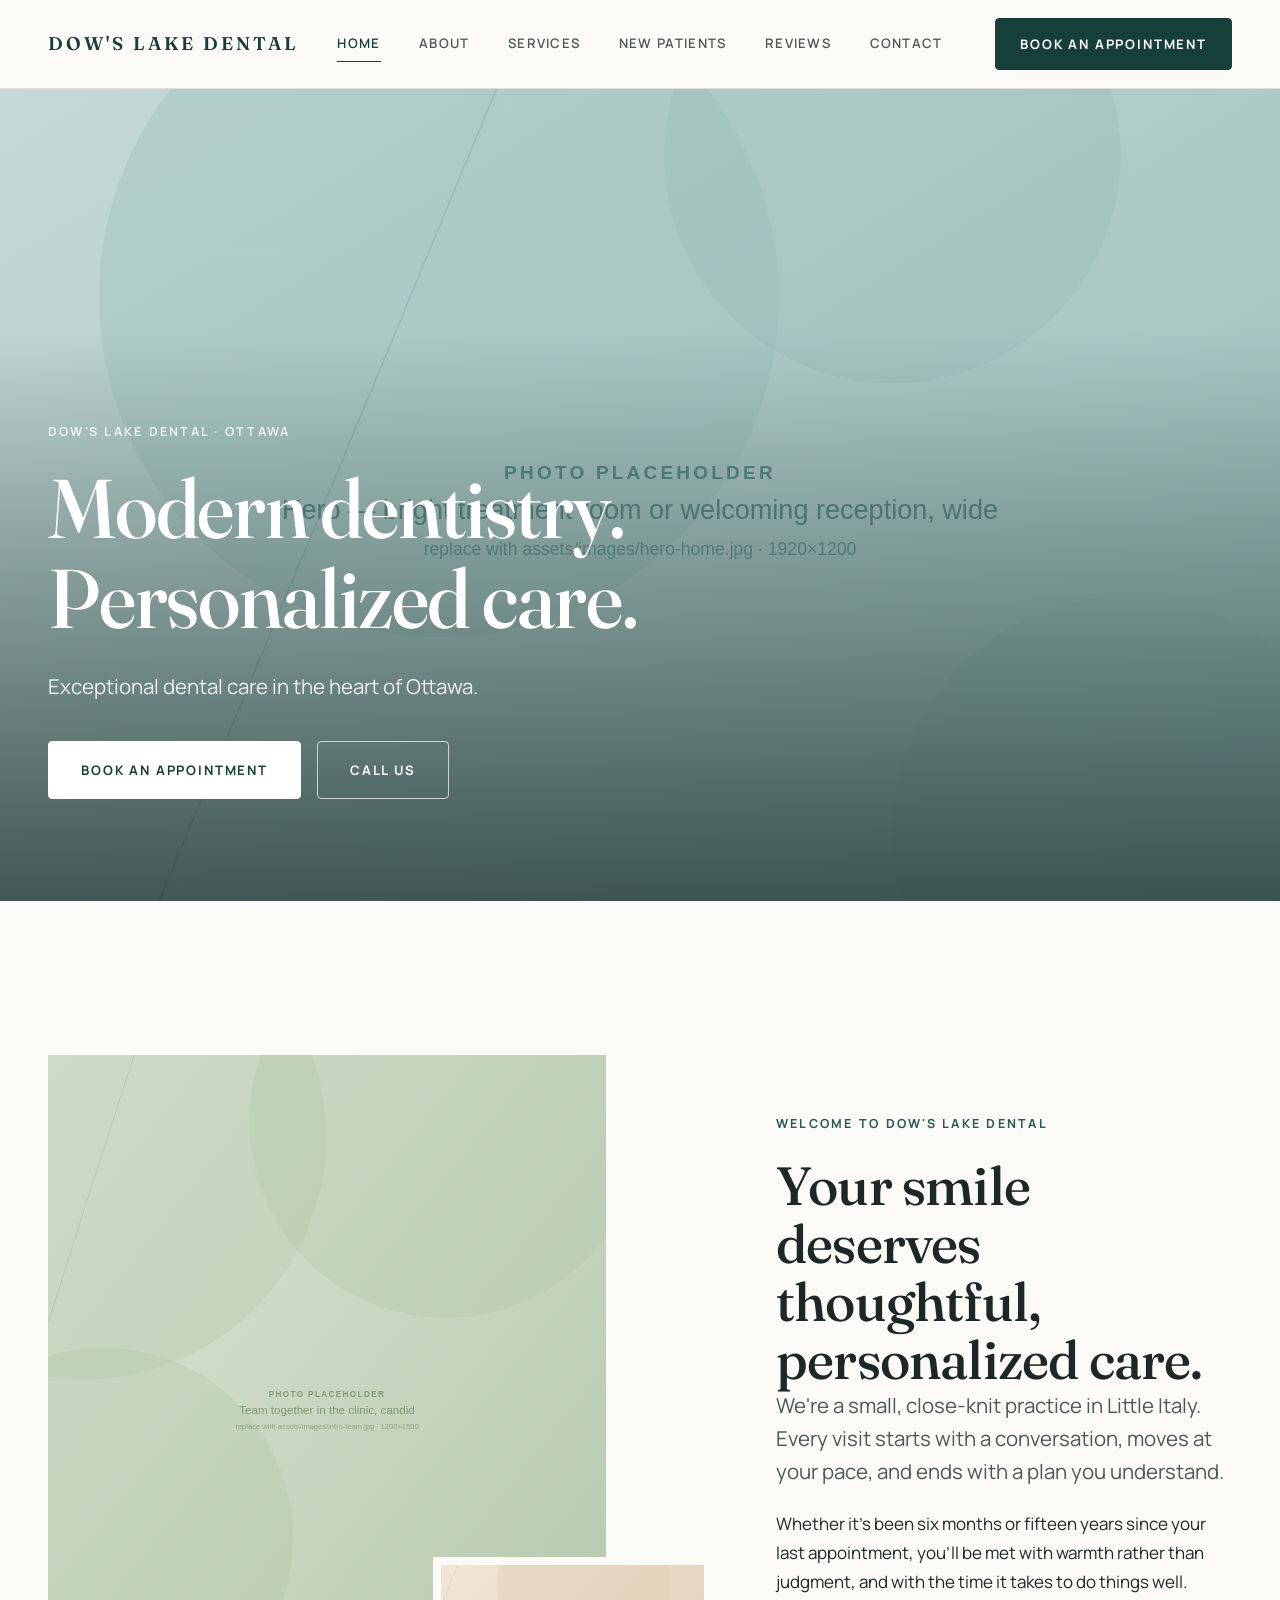
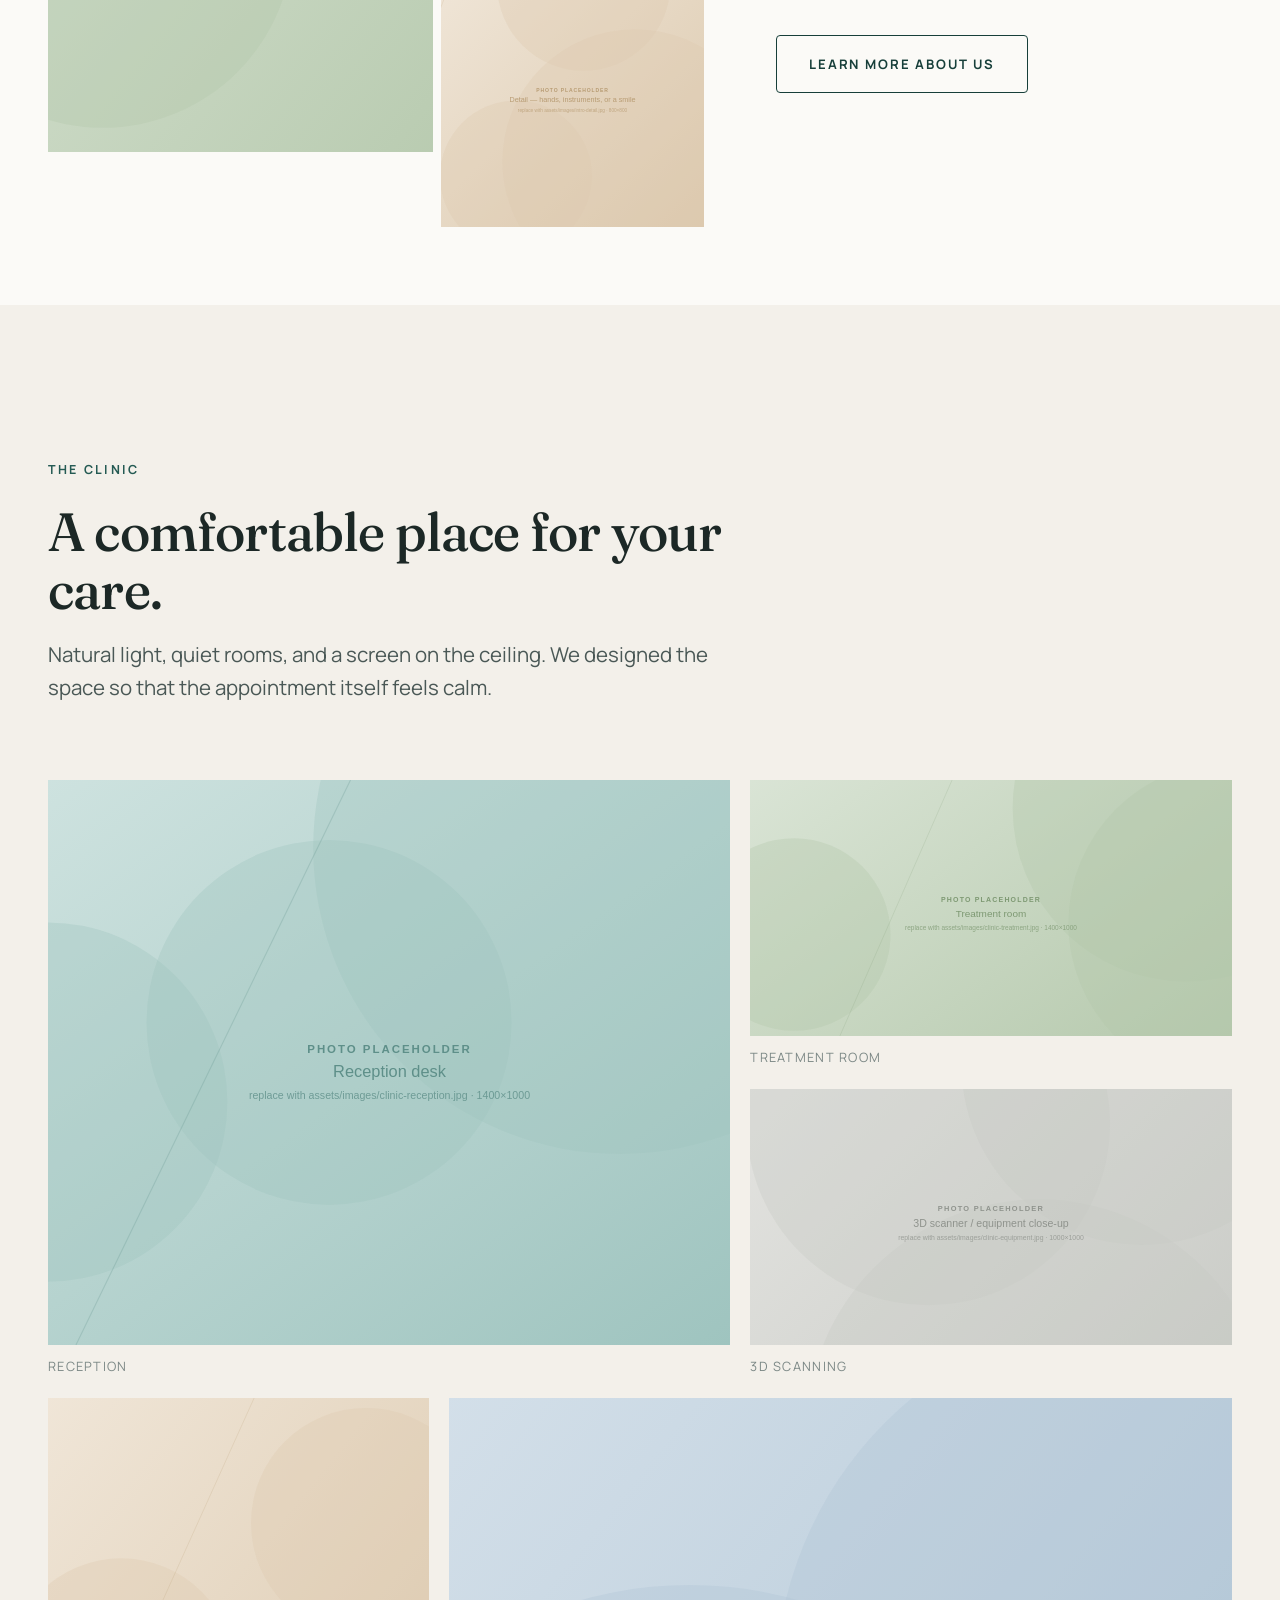
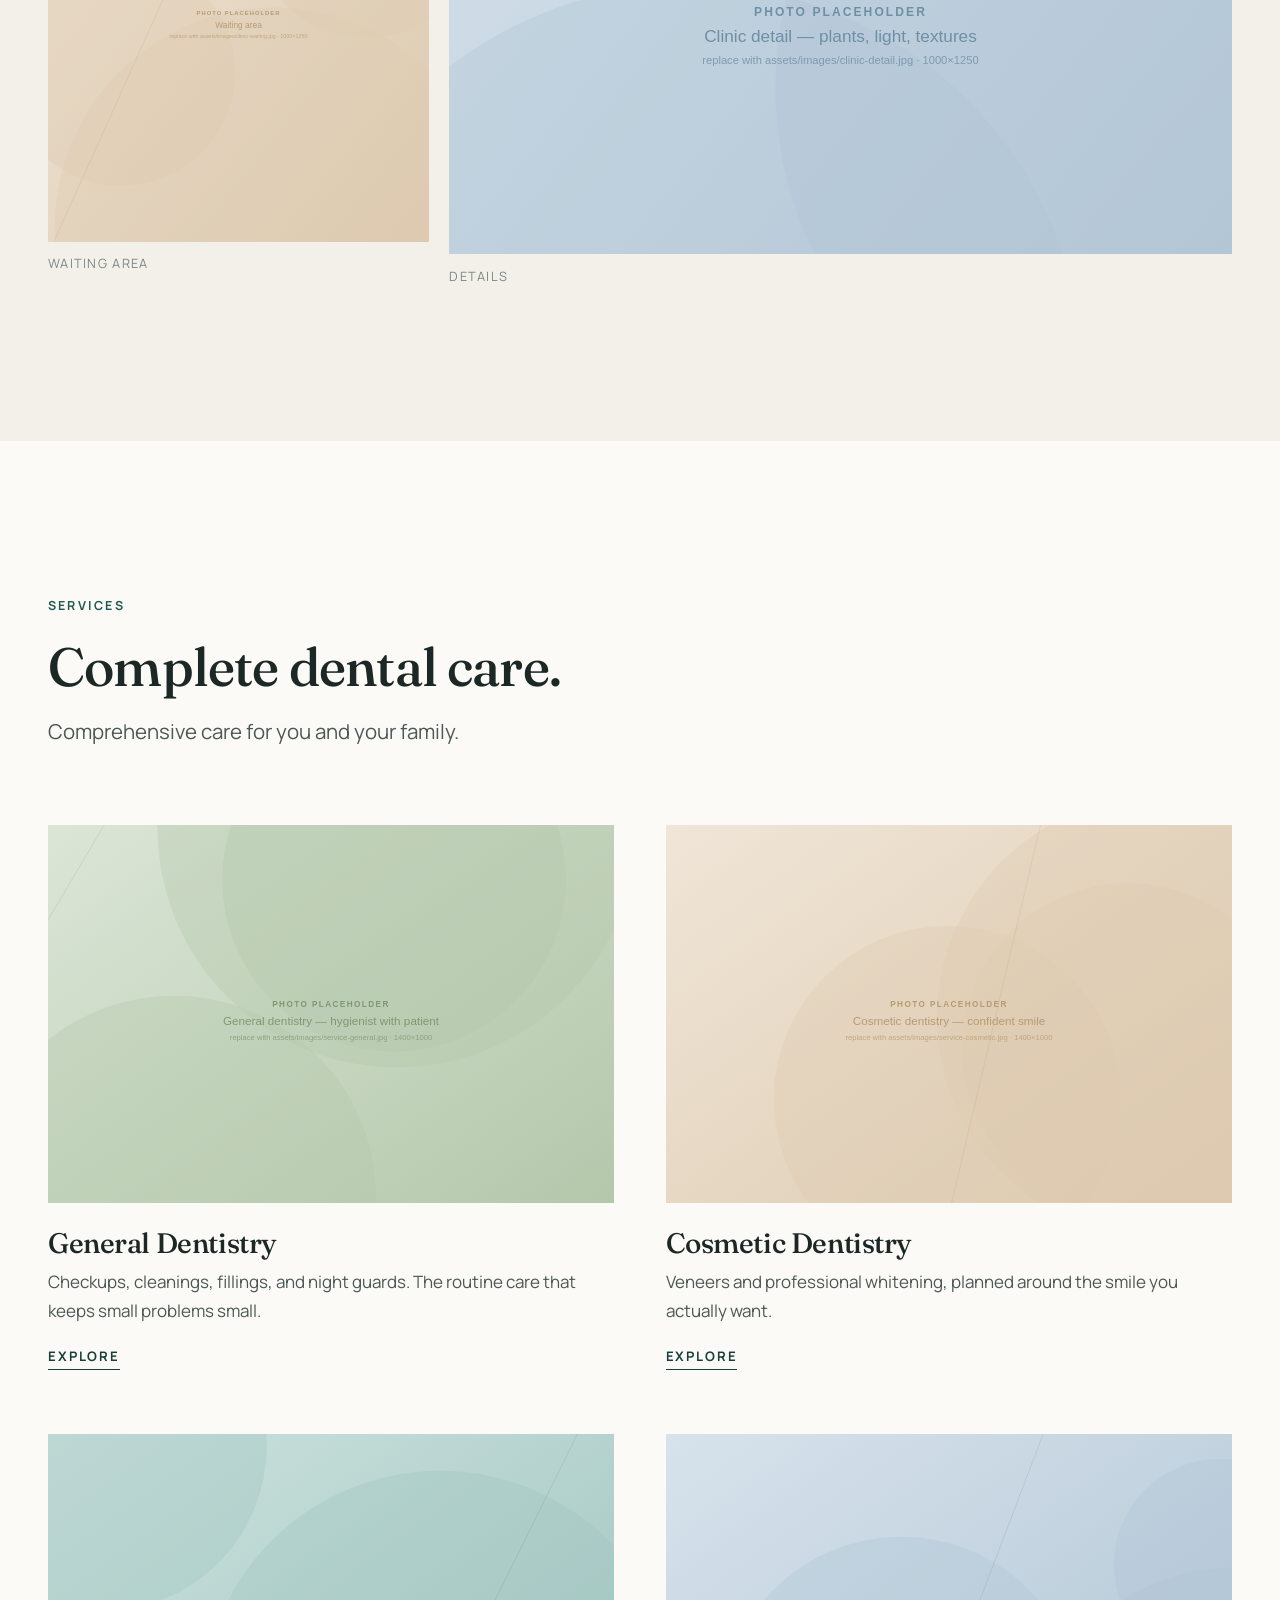
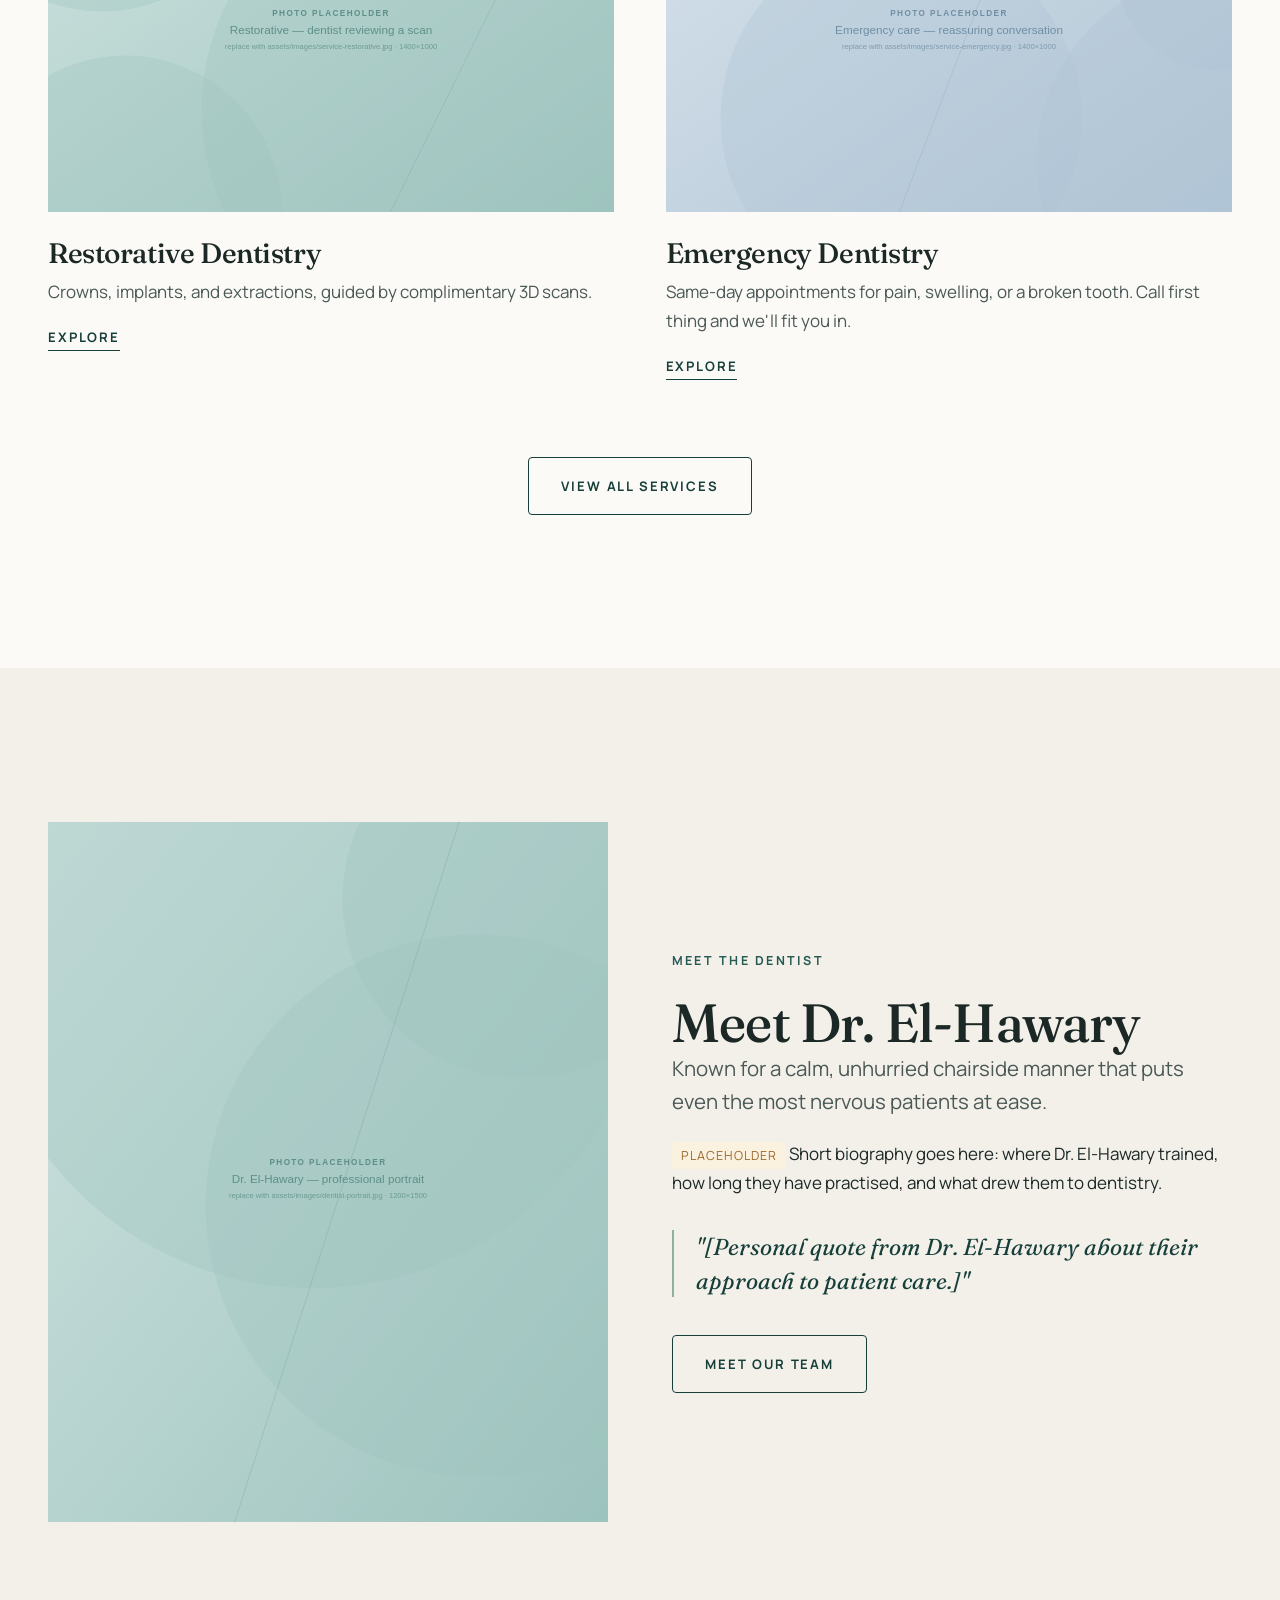
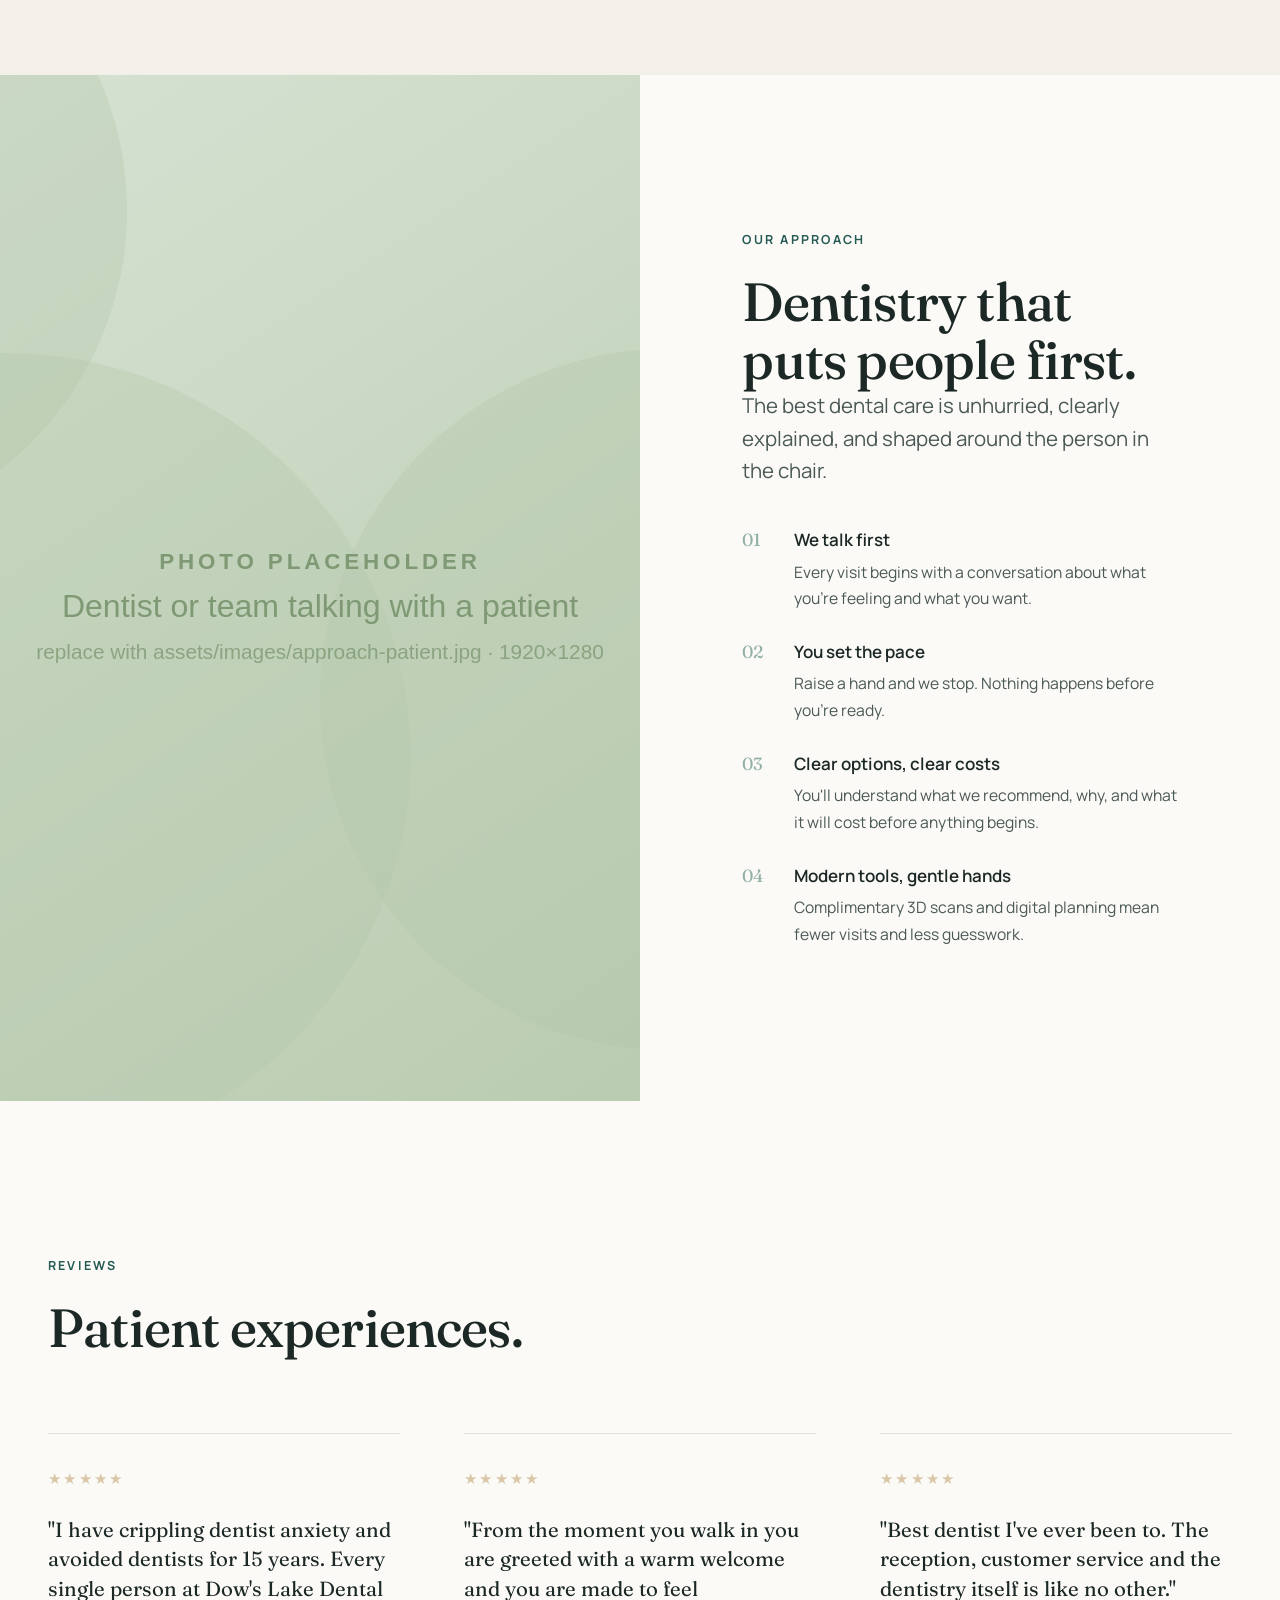
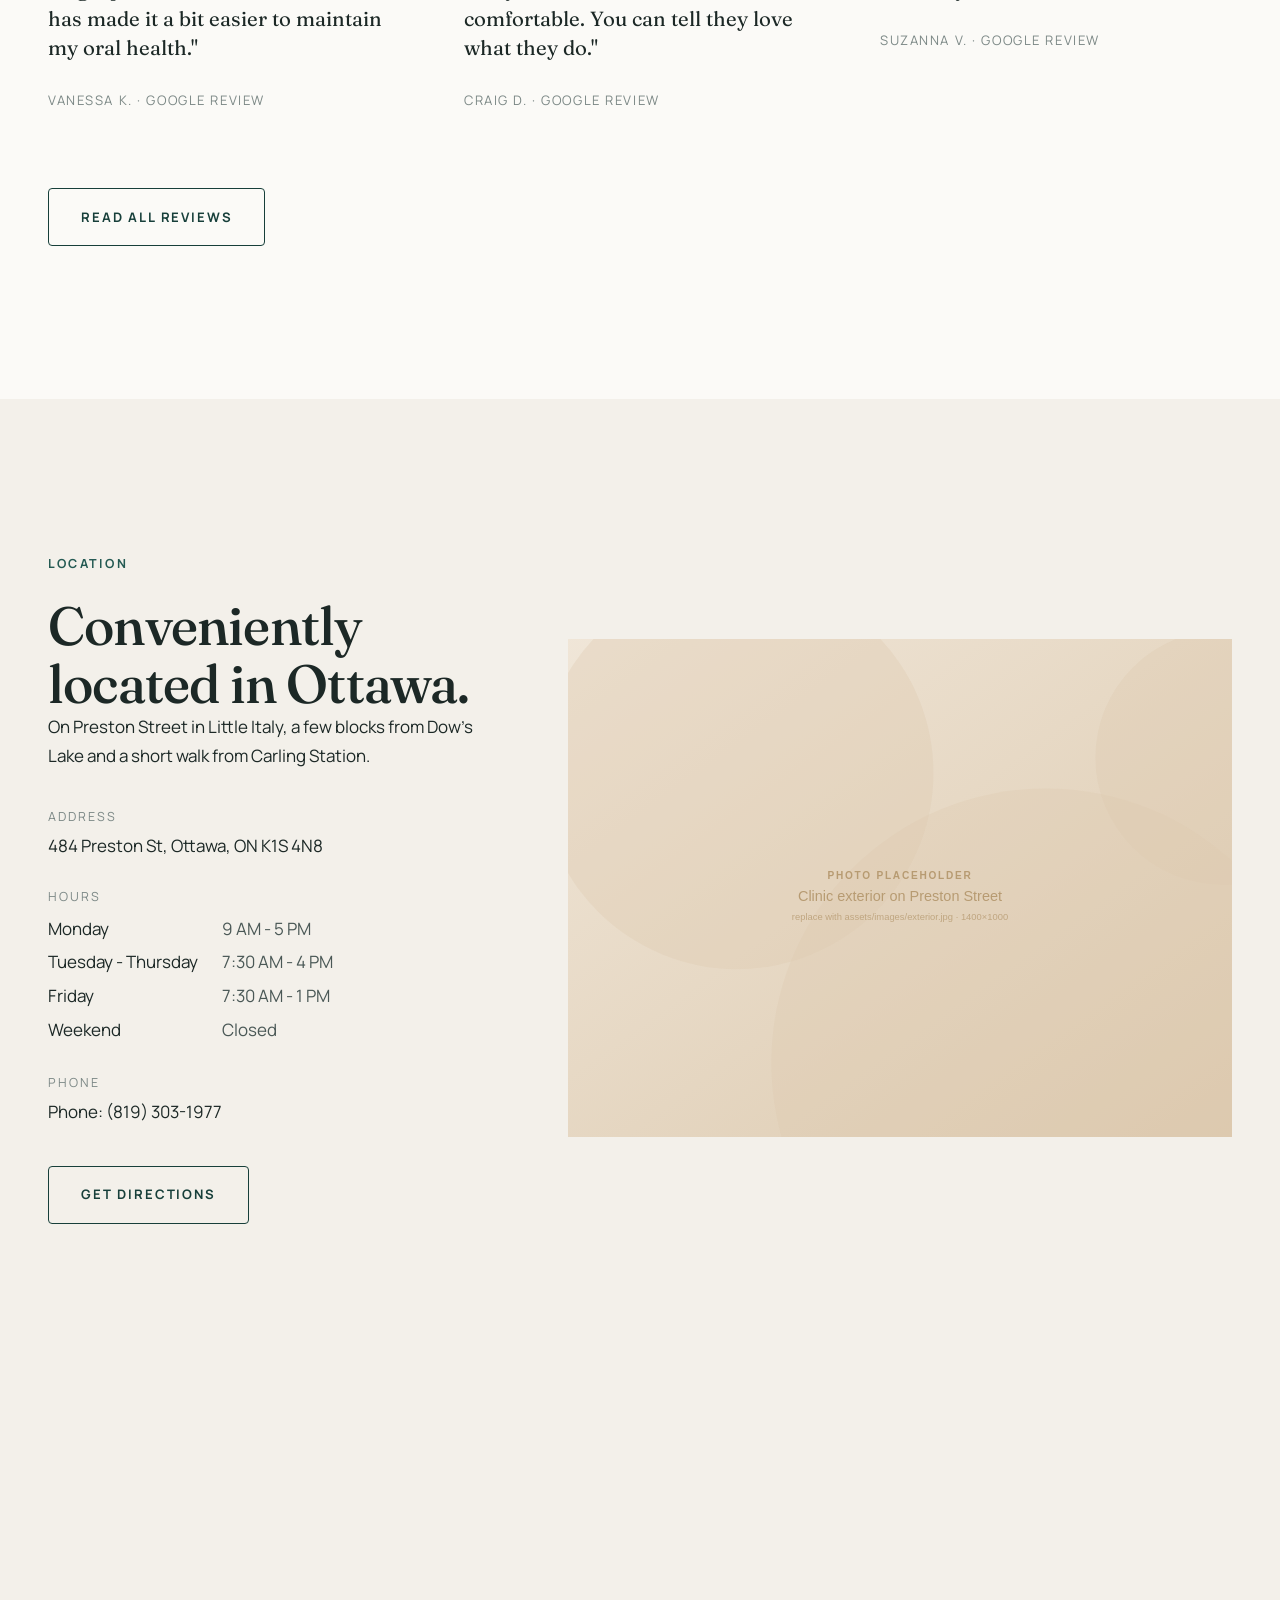
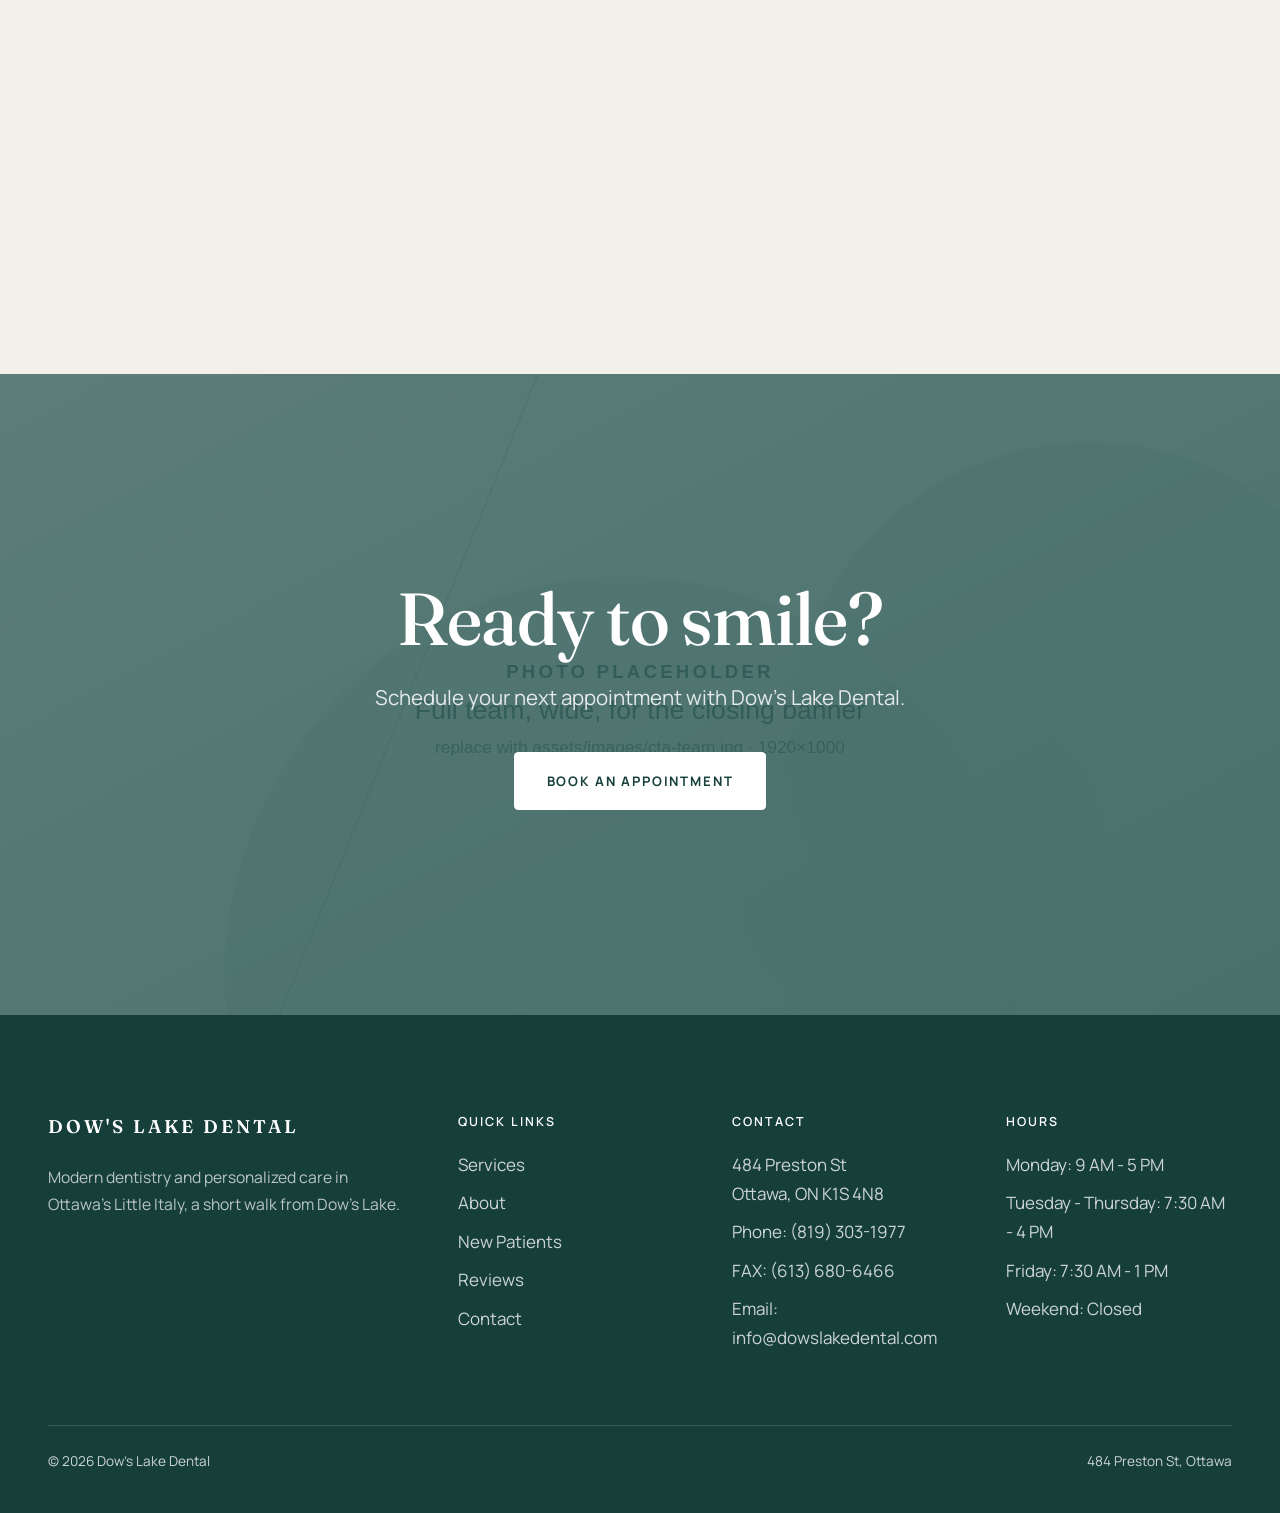
<file: index.html>
<!DOCTYPE html>
<html lang="en">
<head>
  <meta charset="UTF-8">
  <meta name="viewport" content="width=device-width, initial-scale=1.0">
  <title>Modern Dentistry, Personalized Care — Dow's Lake Dental, Ottawa</title>
  <meta name="description" content="Dow's Lake Dental is a warm, modern dental clinic on Preston Street in Ottawa. Personalized care, same-day appointments, and a team that puts people first.">
  <meta property="og:title" content="Modern Dentistry, Personalized Care — Dow's Lake Dental">
  <meta property="og:description" content="Dow's Lake Dental is a warm, modern dental clinic on Preston Street in Ottawa. Personalized care, same-day appointments, and a team that puts people first.">
  <link rel="preconnect" href="https://fonts.googleapis.com">
  <link rel="preconnect" href="https://fonts.gstatic.com" crossorigin>
  <link href="https://fonts.googleapis.com/css2?family=Fraunces:ital,opsz,wght@0,9..144,400;0,9..144,500;0,9..144,600;1,9..144,400&family=Manrope:wght@400;500;600;700&display=swap" rel="stylesheet">
  <link rel="stylesheet" href="css/styles.css">
</head>
<body>
<a class="skip" href="#main">Skip to content</a>
<header class="site-header">
  <div class="container nav">
    <a class="wordmark" href="index.html">Dow's Lake Dental</a>
    <nav class="nav-links" id="nav-links" aria-label="Primary">
        <a href="index.html" aria-current="page">Home</a>
        <a href="about.html">About</a>
        <a href="services.html">Services</a>
        <a href="new-patients.html">New Patients</a>
        <a href="reviews.html">Reviews</a>
        <a href="contact.html">Contact</a>
        <a class="mobile-only" href="contact.html#book">Book an Appointment</a>
    </nav>
    <div class="nav-cta"><a class="btn" href="contact.html#book">Book an Appointment</a></div>
    <button class="menu-btn" aria-expanded="false" aria-controls="nav-links"><em class="label" style="font-style:normal">Menu</em><span><i></i><i></i><i></i></span></button>
  </div>
</header>

<main id="main">
  <section class="hero">
    <img src="assets/images/hero-home.svg" alt="A bright, calm treatment room at Dow's Lake Dental" class="bg" loading="lazy">
    <div class="container">
      <span class="eyebrow light">Dow's Lake Dental · Ottawa</span>
      <h1>Modern dentistry.<br>Personalized care.</h1>
      <p class="lede">Exceptional dental care in the heart of Ottawa.</p>
      <div class="btn-row">
        <a class="btn light" href="contact.html#book">Book an Appointment</a>
        <a class="btn outline-light" href="tel:+16130000000">Call Us</a>
      </div>
    </div>
  </section>

  <section class="section">
    <div class="container split">
      <div class="media overlap reveal">
        <div class="primary ratio-45"><img src="assets/images/intro-team.svg" alt="The Dow's Lake Dental team together in the clinic" loading="lazy"></div>
        <div class="secondary ratio-11"><img src="assets/images/intro-detail.svg" alt="A close detail from the clinic" loading="lazy"></div>
      </div>
      <div class="copy reveal">
        <span class="eyebrow">Welcome to Dow's Lake Dental</span>
        <h2>Your smile deserves thoughtful, personalized care.</h2>
        <p class="lede">We're a small, close-knit practice in Little Italy. Every visit starts with a conversation, moves at your pace, and ends with a plan you understand.</p>
        <p>Whether it's been six months or fifteen years since your last appointment, you'll be met with warmth rather than judgment, and with the time it takes to do things well.</p>
        <div class="btn-row"><a class="btn outline" href="about.html">Learn More About Us</a></div>
      </div>
    </div>
  </section>

  <section class="section paper-2">
    <div class="container">
      <div class="section-head">
        <span class="eyebrow">The clinic</span>
        <h2>A comfortable place for your care.</h2>
        <p class="lede">Natural light, quiet rooms, and a screen on the ceiling. We designed the space so that the appointment itself feels calm.</p>
      </div>
      <div class="gallery">
        <figure class="g1 reveal"><img src="assets/images/clinic-reception.svg" alt="The reception desk at Dow's Lake Dental" loading="lazy"><figcaption>Reception</figcaption></figure>
        <figure class="g2 reveal"><img src="assets/images/clinic-treatment.svg" alt="A treatment room with an overhead screen" loading="lazy"><figcaption>Treatment room</figcaption></figure>
        <figure class="g3 reveal"><img src="assets/images/clinic-equipment.svg" alt="The 3D scanner used for complimentary scans" loading="lazy"><figcaption>3D scanning</figcaption></figure>
        <figure class="g4 reveal"><img src="assets/images/clinic-waiting.svg" alt="The waiting area" loading="lazy"><figcaption>Waiting area</figcaption></figure>
        <figure class="g5 reveal"><img src="assets/images/clinic-detail.svg" alt="Plants and natural light in the clinic" loading="lazy"><figcaption>Details</figcaption></figure>
      </div>
    </div>
  </section>

  <section class="section">
    <div class="container">
      <div class="section-head">
        <span class="eyebrow">Services</span>
        <h2>Complete dental care.</h2>
        <p class="lede">Comprehensive care for you and your family.</p>
      </div>
      <div class="service-grid">
        <a class="service-item reveal" href="services.html#general">
          <div class="media"><img src="assets/images/service-general.svg" alt="A hygienist with a patient during a cleaning" loading="lazy"></div>
          <h3>General Dentistry</h3>
          <p>Checkups, cleanings, fillings, and night guards. The routine care that keeps small problems small.</p>
          <span class="text-link">Explore</span>
        </a>
        <a class="service-item reveal" href="services.html#cosmetic">
          <div class="media"><img src="assets/images/service-cosmetic.svg" alt="A patient smiling after cosmetic treatment" loading="lazy"></div>
          <h3>Cosmetic Dentistry</h3>
          <p>Veneers and professional whitening, planned around the smile you actually want.</p>
          <span class="text-link">Explore</span>
        </a>
        <a class="service-item reveal" href="services.html#restorative">
          <div class="media"><img src="assets/images/service-restorative.svg" alt="A dentist reviewing a 3D scan with a patient" loading="lazy"></div>
          <h3>Restorative Dentistry</h3>
          <p>Crowns, implants, and extractions, guided by complimentary 3D scans.</p>
          <span class="text-link">Explore</span>
        </a>
        <a class="service-item reveal" href="services.html#emergency">
          <div class="media"><img src="assets/images/service-emergency.svg" alt="A team member reassuring a patient" loading="lazy"></div>
          <h3>Emergency Dentistry</h3>
          <p>Same-day appointments for pain, swelling, or a broken tooth. Call first thing and we'll fit you in.</p>
          <span class="text-link">Explore</span>
        </a>
      </div>
      <div class="btn-row" style="justify-content:center; margin-top: var(--space-block)"><a class="btn outline" href="services.html">View All Services</a></div>
    </div>
  </section>

  <section class="section paper-2">
    <div class="container split even">
      <div class="media ratio-45 reveal"><img src="assets/images/dentist-portrait.svg" alt="Portrait of Dr. El-Hawary" loading="lazy"></div>
      <div class="copy reveal">
        <span class="eyebrow">Meet the dentist</span>
        <h2>Meet Dr. El-Hawary</h2>
        <p class="lede">Known for a calm, unhurried chairside manner that puts even the most nervous patients at ease.</p>
        <p><span class="placeholder-note">Placeholder</span> Short biography goes here: where Dr. El-Hawary trained, how long they have practised, and what drew them to dentistry.</p>
        <blockquote class="quote">"[Personal quote from Dr. El-Hawary about their approach to patient care.]"</blockquote>
        <div class="btn-row"><a class="btn outline" href="about.html#team">Meet Our Team</a></div>
      </div>
    </div>
  </section>

  <section class="bleed-split">
    <div class="media"><img src="assets/images/approach-patient.svg" alt="A dentist talking with a patient before treatment" loading="lazy"></div>
    <div class="copy">
      <span class="eyebrow">Our approach</span>
      <h2>Dentistry that puts people first.</h2>
      <p class="lede">The best dental care is unhurried, clearly explained, and shaped around the person in the chair.</p>
      <ol class="points">
        <li><div><strong>We talk first</strong><p>Every visit begins with a conversation about what you're feeling and what you want.</p></div></li>
        <li><div><strong>You set the pace</strong><p>Raise a hand and we stop. Nothing happens before you're ready.</p></div></li>
        <li><div><strong>Clear options, clear costs</strong><p>You'll understand what we recommend, why, and what it will cost before anything begins.</p></div></li>
        <li><div><strong>Modern tools, gentle hands</strong><p>Complimentary 3D scans and digital planning mean fewer visits and less guesswork.</p></div></li>
      </ol>
    </div>
  </section>

  <section class="section">
    <div class="container">
      <div class="section-head">
        <span class="eyebrow">Reviews</span>
        <h2>Patient experiences.</h2>
      </div>
      <div class="testimonials">
      <div class="testimonial reveal">
        <span class="stars" aria-label="5 out of 5 stars">★★★★★</span>
        <blockquote>"I have crippling dentist anxiety and avoided dentists for 15 years. Every single person at Dow's Lake Dental has made it a bit easier to maintain my oral health."</blockquote>
        <cite>Vanessa K. · Google review</cite>
      </div>
      <div class="testimonial reveal">
        <span class="stars" aria-label="5 out of 5 stars">★★★★★</span>
        <blockquote>"From the moment you walk in you are greeted with a warm welcome and you are made to feel comfortable. You can tell they love what they do."</blockquote>
        <cite>Craig D. · Google review</cite>
      </div>
      <div class="testimonial reveal">
        <span class="stars" aria-label="5 out of 5 stars">★★★★★</span>
        <blockquote>"Best dentist I've ever been to. The reception, customer service and the dentistry itself is like no other."</blockquote>
        <cite>Suzanna V. · Google review</cite>
      </div>
      </div>
      <div class="btn-row" style="margin-top: var(--space-block)"><a class="btn outline" href="reviews.html">Read All Reviews</a></div>
    </div>
  </section>

  <section class="section paper-2" id="location">
    <div class="container split reverse">
      <div class="media ratio-43 reveal"><img src="assets/images/exterior.svg" alt="The exterior of Dow's Lake Dental on Preston Street" loading="lazy"></div>
      <div class="copy reveal">
        <span class="eyebrow">Location</span>
        <h2>Conveniently located in Ottawa.</h2>
        <p>On Preston Street in Little Italy, a few blocks from Dow's Lake and a short walk from Carling Station.</p>
        <dl class="details">
          <div><dt>Address</dt><dd>484 Preston St, Ottawa, ON K1S 4N8</dd></div>
          <div><dt>Hours</dt><dd><table>
              <tr><td>Monday</td><td>9 AM - 5 PM</td></tr>
              <tr><td>Tuesday - Thursday</td><td>7:30 AM - 4 PM</td></tr>
              <tr><td>Friday</td><td>7:30 AM - 1 PM</td></tr>
              <tr><td>Weekend</td><td>Closed</td></tr>
            </table></dd></div>
          <div><dt>Phone</dt><dd><a href="tel:819-303-1977">Phone: (819) 303-1977</a></dd></div>
        </dl>
        <div class="btn-row"><a class="btn outline" href="https://www.google.com/maps/dir/?api=1&destination=484+Preston+St+Ottawa+ON+K1S+4N8" target="_blank" rel="noopener">Get Directions</a></div>
      </div>
    </div>
    <div class="container" style="margin-top: var(--space-block)"><iframe class="map" title="Map showing Dow's Lake Dental at 484 Preston St, Ottawa" src="https://www.google.com/maps?q=484+Preston+St,+Ottawa,+ON+K1S+4N8&output=embed" loading="lazy" referrerpolicy="no-referrer-when-downgrade"></iframe></div>
  </section>

  <section class="cta-full">
    <img src="assets/images/cta-team.svg" alt="The whole Dow's Lake Dental team" class="bg" loading="lazy">
    <div class="container">
      <h2>Ready to smile?</h2>
      <p class="lede center">Schedule your next appointment with Dow's Lake Dental.</p>
      <a class="btn light" href="contact.html#book">Book an Appointment</a>
    </div>
  </section>
</main>

<footer class="site-footer">
  <div class="container">
    <div class="footer-grid">
      <div>
        <a class="wordmark" href="index.html">Dow's Lake Dental</a>
        <p>Modern dentistry and personalized care in Ottawa's Little Italy, a short walk from Dow's Lake.</p>
      </div>
      <div>
        <h4>Quick links</h4>
        <ul>
          <li><a href="services.html">Services</a></li>
          <li><a href="about.html">About</a></li>
          <li><a href="new-patients.html">New Patients</a></li>
          <li><a href="reviews.html">Reviews</a></li>
          <li><a href="contact.html">Contact</a></li>
        </ul>
      </div>
      <div>
        <h4>Contact</h4>
        <ul>
          <li>484 Preston St<br>Ottawa, ON K1S 4N8</li>
          <li><a href="tel:819-303-1977">Phone: (819) 303-1977</a></li>
          <li><a href="tel:613-680-6466">FAX: (613) 680-6466</a></li>
          <li><a href="mailto:info@dowslakedental.com">Email: info@dowslakedental.com</a></li>
        </ul>
      </div>
      <div>
        <h4>Hours</h4>
        <ul>
          <li>Monday: 9 AM - 5 PM</li>
          <li>Tuesday - Thursday: 7:30 AM - 4 PM</li>
          <li>Friday: 7:30 AM - 1 PM</li>
          <li>Weekend: Closed</li>
        </ul>
      </div>
    </div>
    <div class="footer-bottom">
      <span>© <span id="year">2026</span> Dow's Lake Dental</span>
      <span>484 Preston St, Ottawa</span>
    </div>
  </div>
</footer>

<div class="mobile-cta"><a class="btn" href="contact.html#book">Book an Appointment</a></div>
<script src="js/main.js"></script>
</body>
</html>
</file>
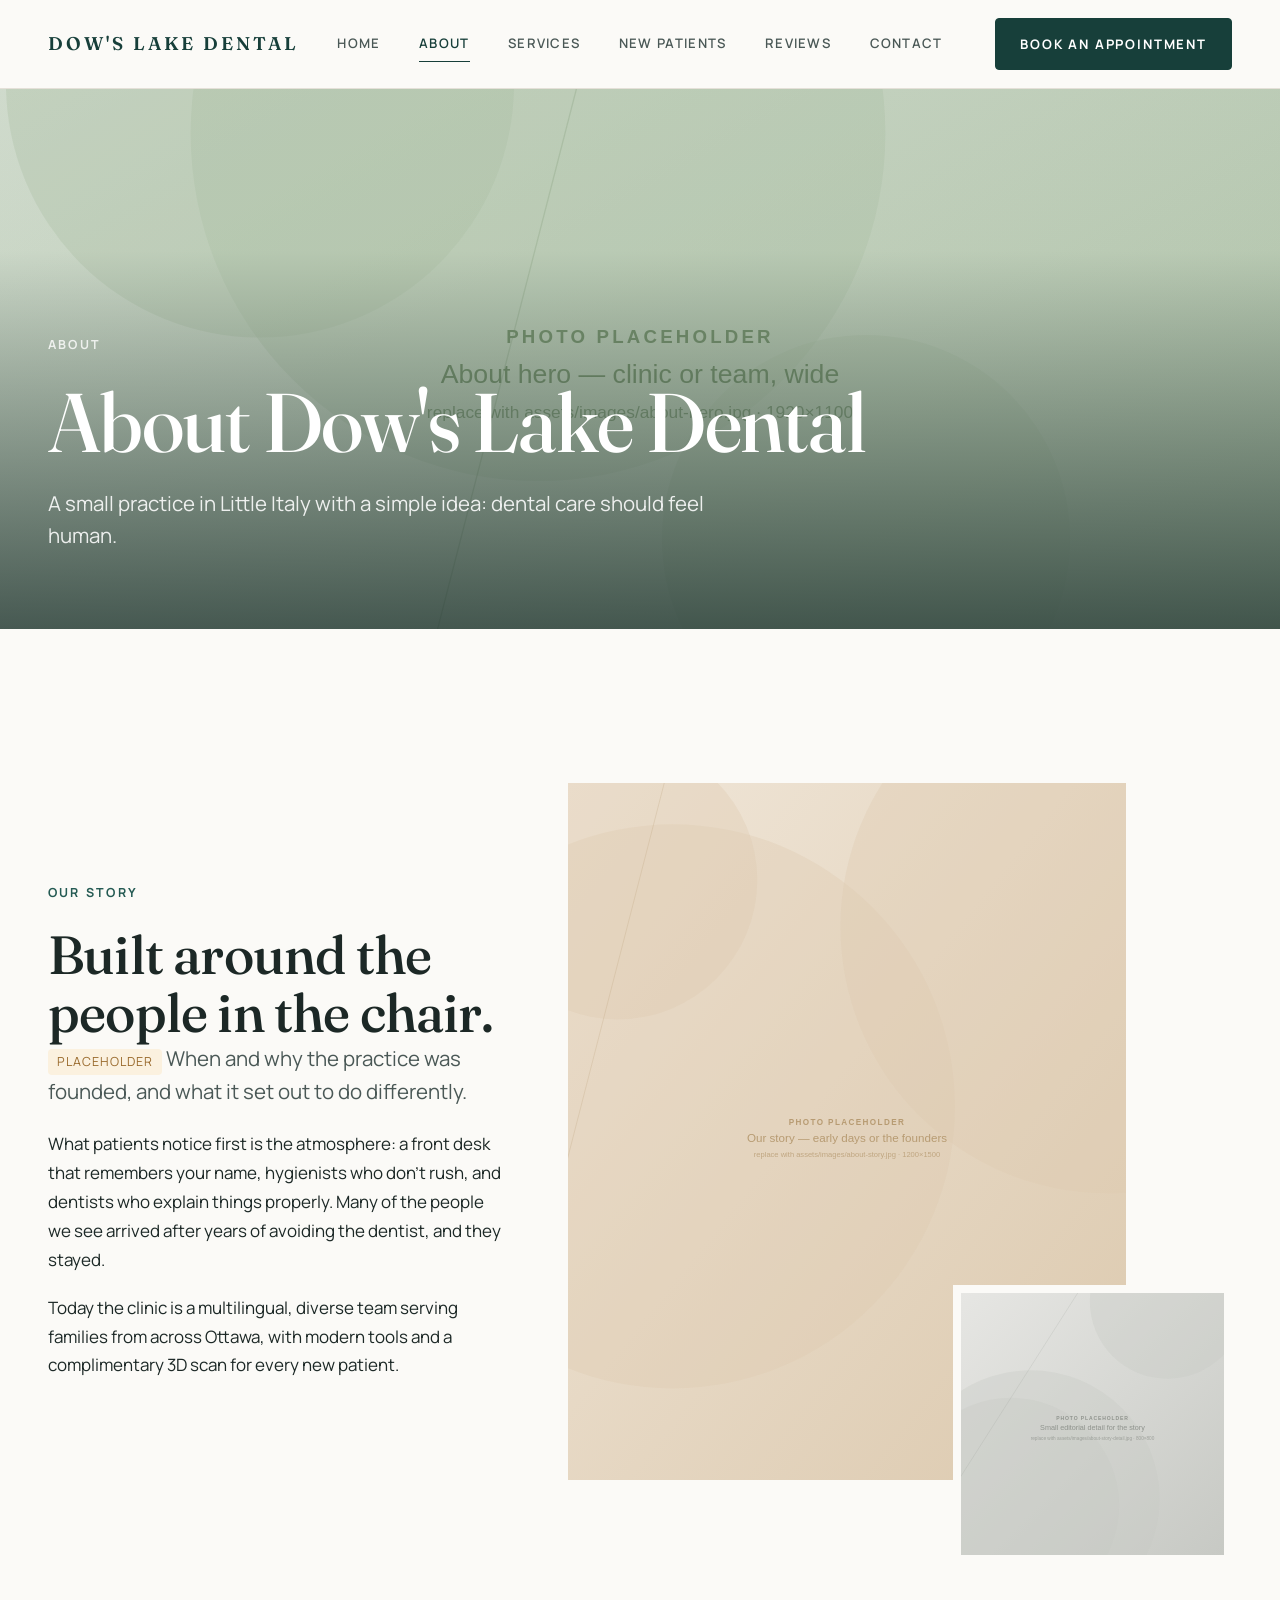
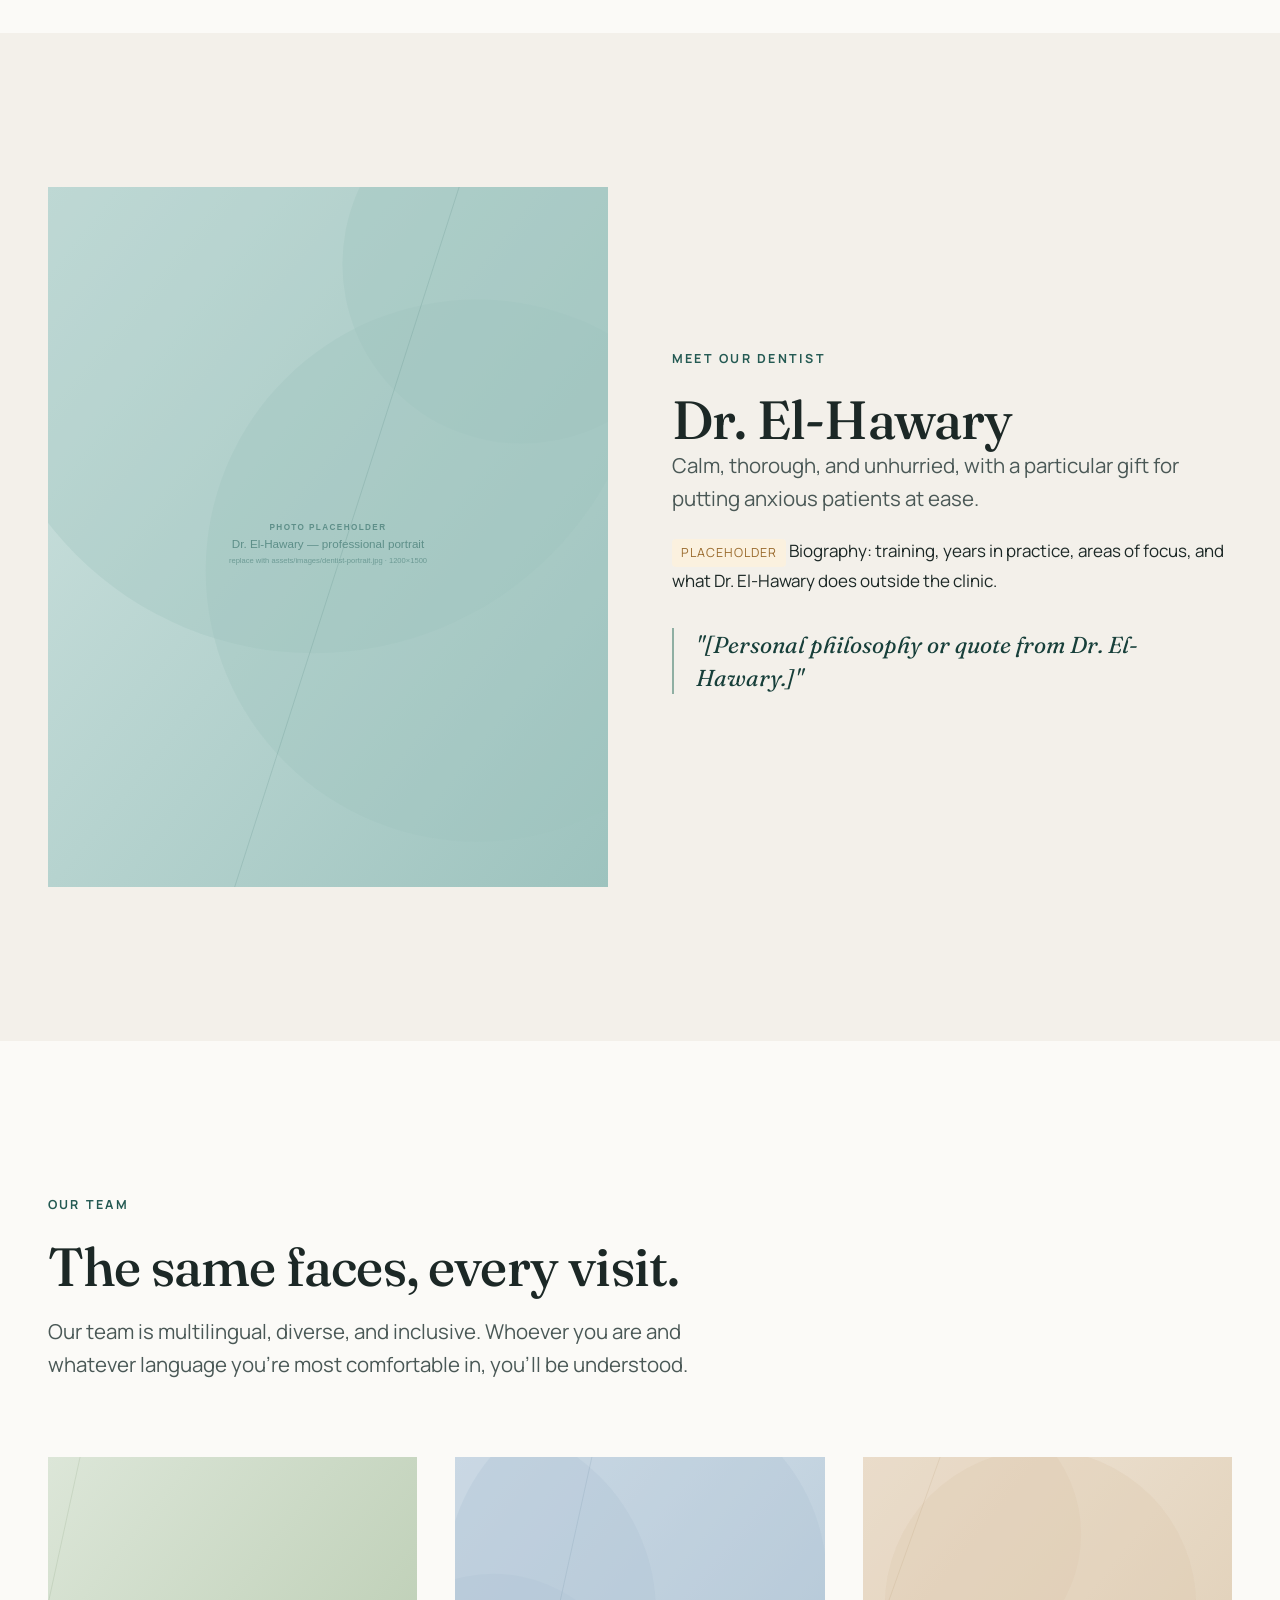
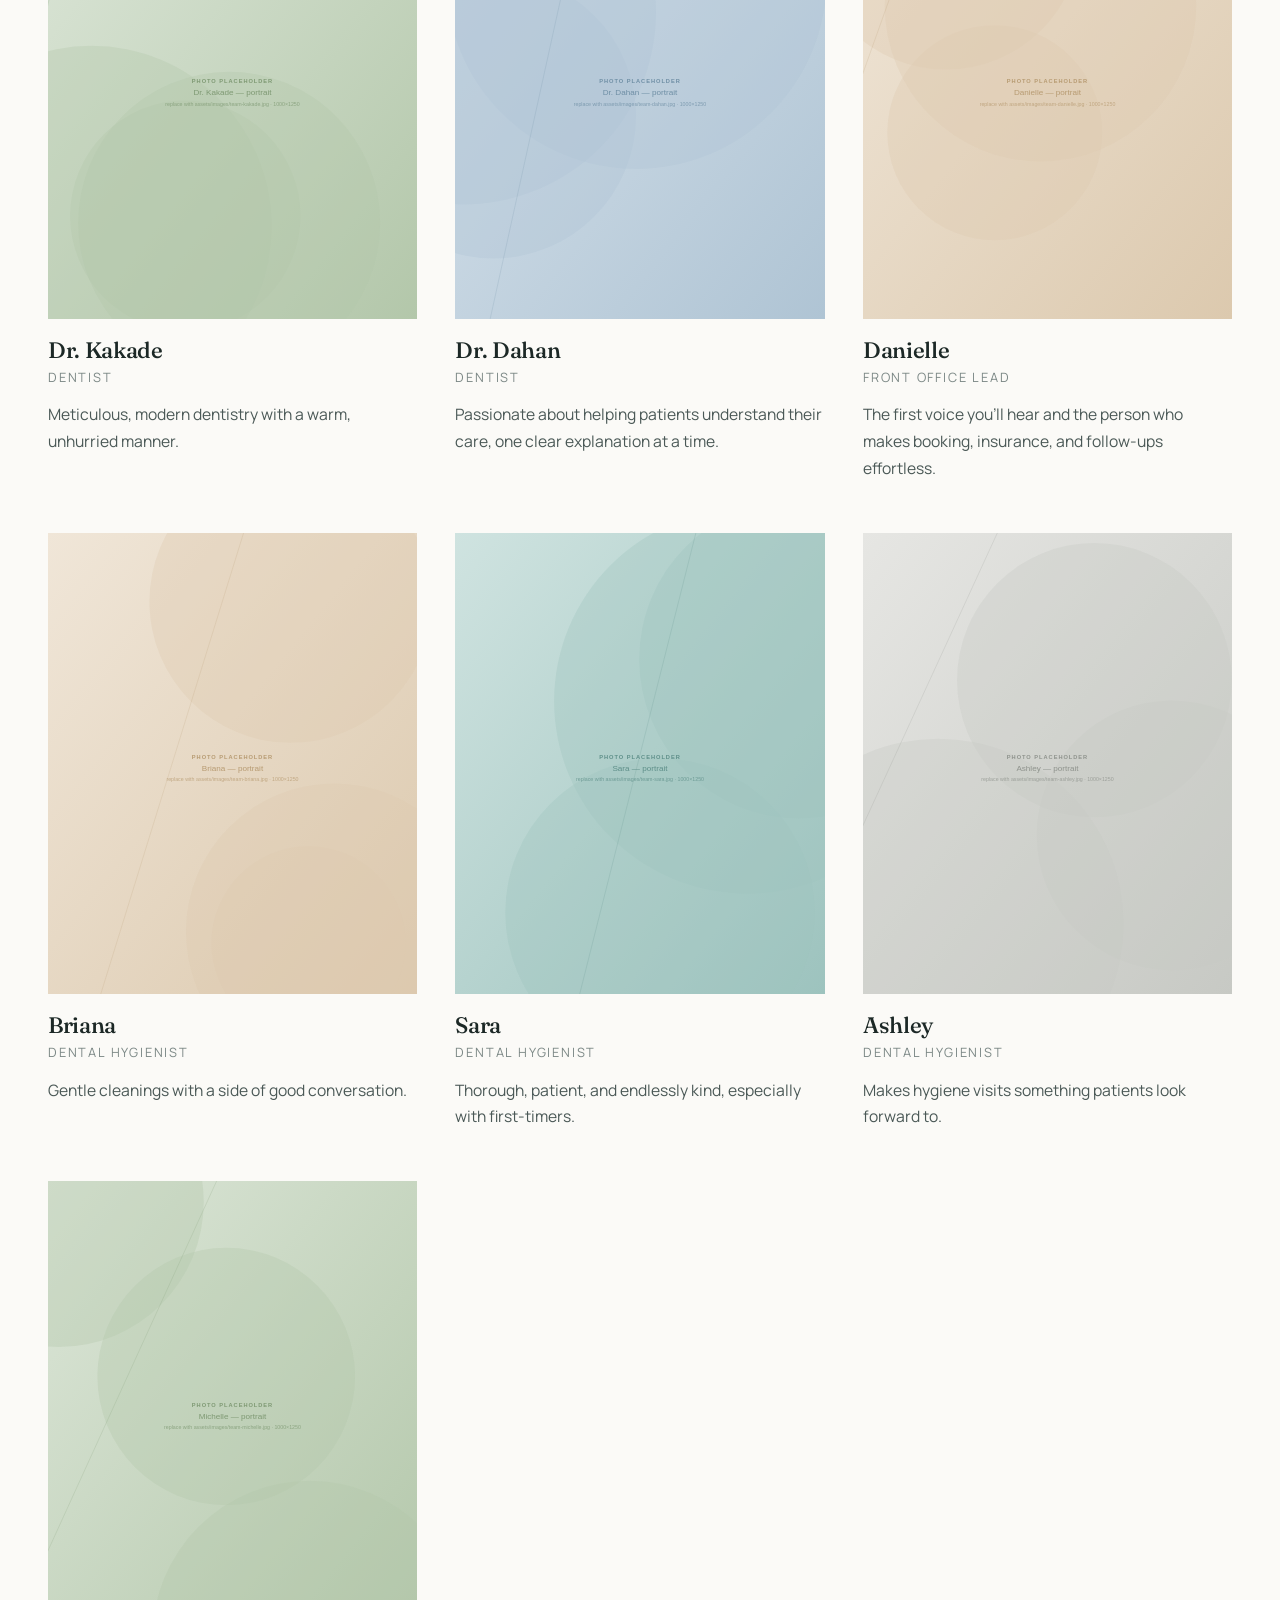
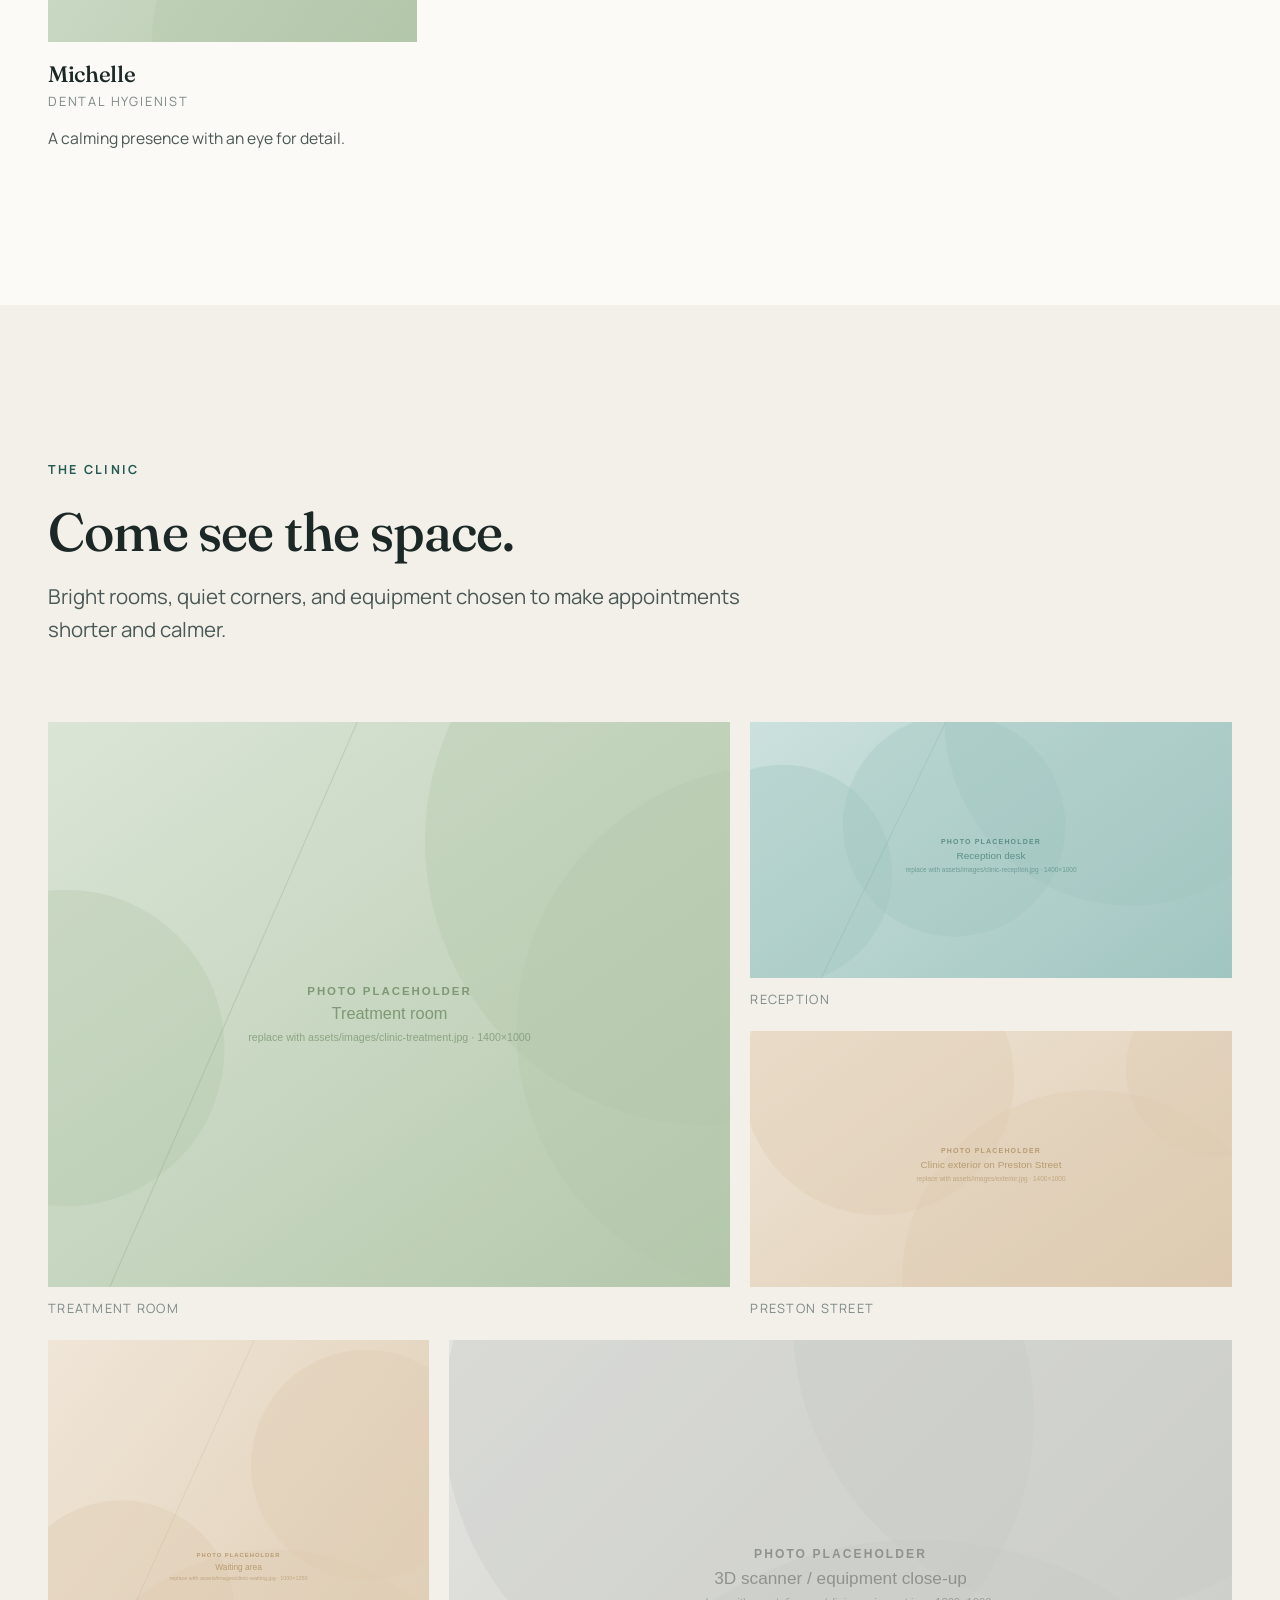
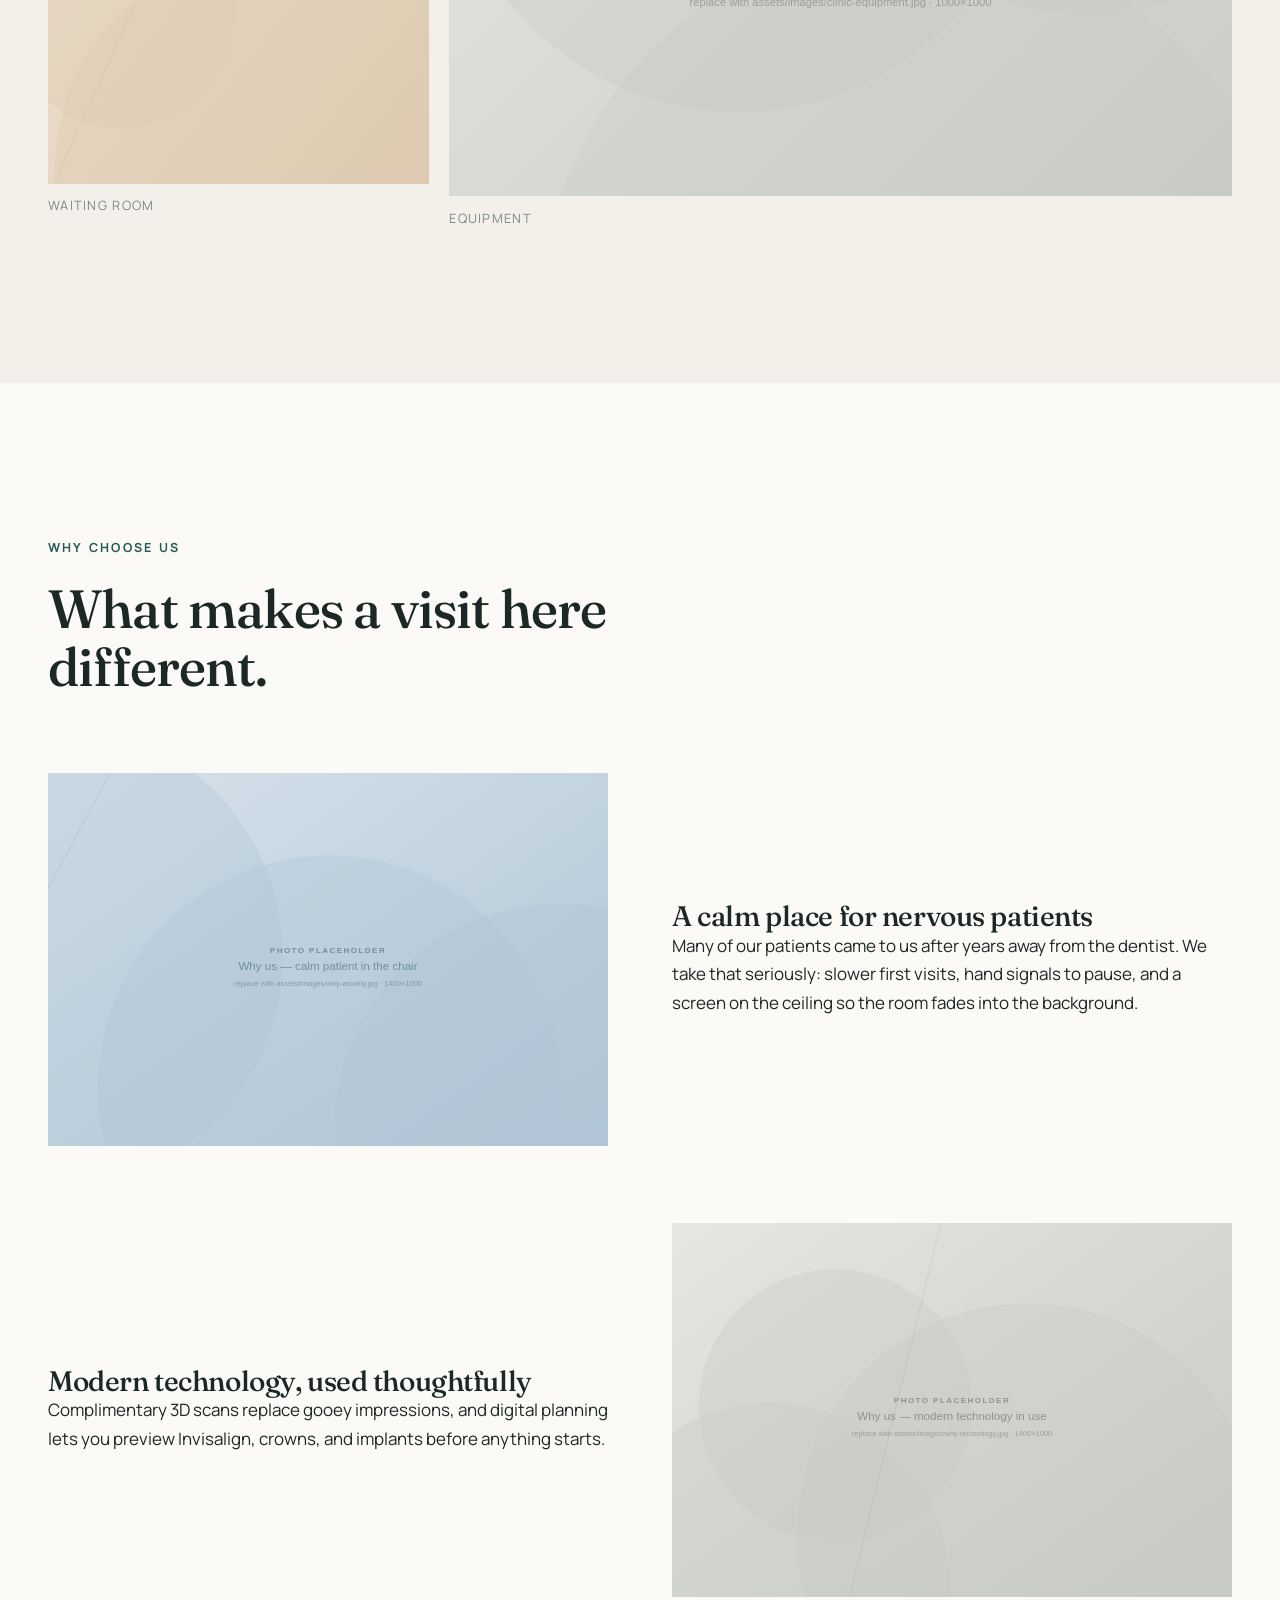
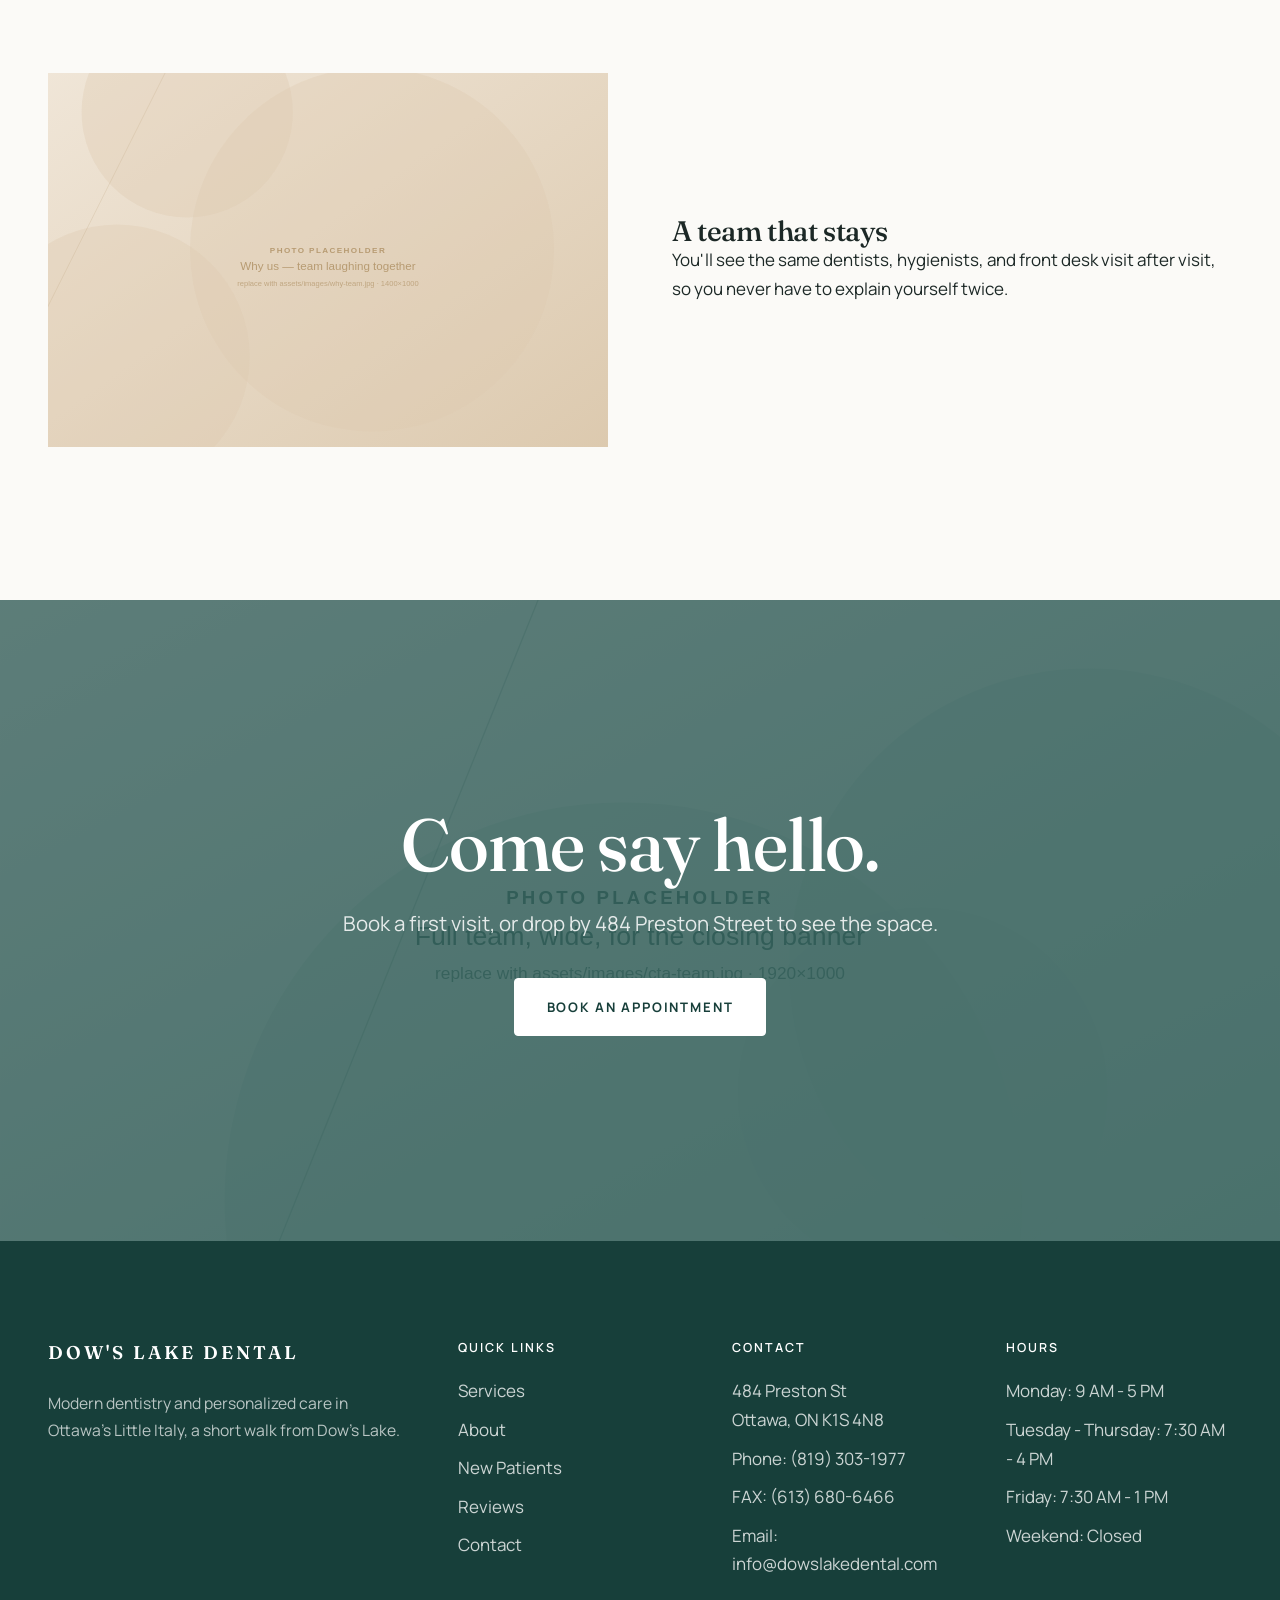
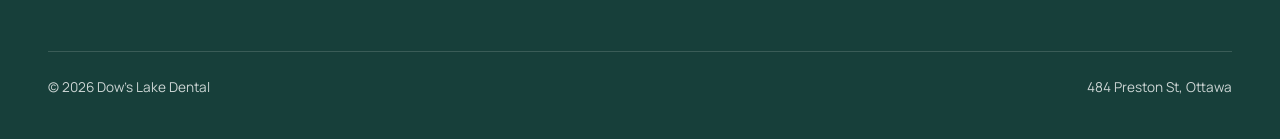
<file: about.html>
<!DOCTYPE html>
<html lang="en">
<head>
  <meta charset="UTF-8">
  <meta name="viewport" content="width=device-width, initial-scale=1.0">
  <title>About Us — Dow's Lake Dental, Ottawa</title>
  <meta name="description" content="Meet the dentists, hygienists, and front office team at Dow's Lake Dental, and see the clinic in Ottawa's Little Italy.">
  <meta property="og:title" content="About Us — Dow's Lake Dental">
  <meta property="og:description" content="Meet the dentists, hygienists, and front office team at Dow's Lake Dental, and see the clinic in Ottawa's Little Italy.">
  <link rel="preconnect" href="https://fonts.googleapis.com">
  <link rel="preconnect" href="https://fonts.gstatic.com" crossorigin>
  <link href="https://fonts.googleapis.com/css2?family=Fraunces:ital,opsz,wght@0,9..144,400;0,9..144,500;0,9..144,600;1,9..144,400&family=Manrope:wght@400;500;600;700&display=swap" rel="stylesheet">
  <link rel="stylesheet" href="css/styles.css">
</head>
<body>
<a class="skip" href="#main">Skip to content</a>
<header class="site-header">
  <div class="container nav">
    <a class="wordmark" href="index.html">Dow's Lake Dental</a>
    <nav class="nav-links" id="nav-links" aria-label="Primary">
        <a href="index.html">Home</a>
        <a href="about.html" aria-current="page">About</a>
        <a href="services.html">Services</a>
        <a href="new-patients.html">New Patients</a>
        <a href="reviews.html">Reviews</a>
        <a href="contact.html">Contact</a>
        <a class="mobile-only" href="contact.html#book">Book an Appointment</a>
    </nav>
    <div class="nav-cta"><a class="btn" href="contact.html#book">Book an Appointment</a></div>
    <button class="menu-btn" aria-expanded="false" aria-controls="nav-links"><em class="label" style="font-style:normal">Menu</em><span><i></i><i></i><i></i></span></button>
  </div>
</header>

<main id="main">
  <section class="page-hero">
    <img src="assets/images/about-hero.svg" alt="The Dow's Lake Dental team in the clinic" class="bg" loading="lazy">
    <div class="container">
      <span class="eyebrow light">About</span>
      <h1>About Dow's Lake Dental</h1>
      <p class="lede">A small practice in Little Italy with a simple idea: dental care should feel human.</p>
    </div>
  </section>

  <section class="section">
    <div class="container split reverse">
      <div class="media overlap reveal">
        <div class="primary ratio-45"><img src="assets/images/about-story.svg" alt="The founders in the early days of the clinic" loading="lazy"></div>
        <div class="secondary ratio-11"><img src="assets/images/about-story-detail.svg" alt="A detail from the clinic's early days" loading="lazy"></div>
      </div>
      <div class="copy reveal">
        <span class="eyebrow">Our story</span>
        <h2>Built around the people in the chair.</h2>
        <p class="lede"><span class="placeholder-note">Placeholder</span> When and why the practice was founded, and what it set out to do differently.</p>
        <p>What patients notice first is the atmosphere: a front desk that remembers your name, hygienists who don't rush, and dentists who explain things properly. Many of the people we see arrived after years of avoiding the dentist, and they stayed.</p>
        <p>Today the clinic is a multilingual, diverse team serving families from across Ottawa, with modern tools and a complimentary 3D scan for every new patient.</p>
      </div>
    </div>
  </section>

  <section class="section paper-2">
    <div class="container split even">
      <div class="media ratio-45 reveal"><img src="assets/images/dentist-portrait.svg" alt="Portrait of Dr. El-Hawary" loading="lazy"></div>
      <div class="copy reveal">
        <span class="eyebrow">Meet our dentist</span>
        <h2>Dr. El-Hawary</h2>
        <p class="lede">Calm, thorough, and unhurried, with a particular gift for putting anxious patients at ease.</p>
        <p><span class="placeholder-note">Placeholder</span> Biography: training, years in practice, areas of focus, and what Dr. El-Hawary does outside the clinic.</p>
        <blockquote class="quote">"[Personal philosophy or quote from Dr. El-Hawary.]"</blockquote>
      </div>
    </div>
  </section>

  <section class="section" id="team">
    <div class="container">
      <div class="section-head">
        <span class="eyebrow">Our team</span>
        <h2>The same faces, every visit.</h2>
        <p class="lede">Our team is multilingual, diverse, and inclusive. Whoever you are and whatever language you're most comfortable in, you'll be understood.</p>
      </div>
      <div class="team-grid">
      <div class="team-member reveal">
        <figure><img src="assets/images/team-kakade.svg" alt="Portrait of Dr. Kakade" loading="lazy"></figure>
        <h3>Dr. Kakade</h3>
        <span class="role">Dentist</span>
        <p>Meticulous, modern dentistry with a warm, unhurried manner.</p>
      </div>
      <div class="team-member reveal">
        <figure><img src="assets/images/team-dahan.svg" alt="Portrait of Dr. Dahan" loading="lazy"></figure>
        <h3>Dr. Dahan</h3>
        <span class="role">Dentist</span>
        <p>Passionate about helping patients understand their care, one clear explanation at a time.</p>
      </div>
      <div class="team-member reveal">
        <figure><img src="assets/images/team-danielle.svg" alt="Portrait of Danielle" loading="lazy"></figure>
        <h3>Danielle</h3>
        <span class="role">Front office lead</span>
        <p>The first voice you'll hear and the person who makes booking, insurance, and follow-ups effortless.</p>
      </div>
      <div class="team-member reveal">
        <figure><img src="assets/images/team-briana.svg" alt="Portrait of Briana" loading="lazy"></figure>
        <h3>Briana</h3>
        <span class="role">Dental hygienist</span>
        <p>Gentle cleanings with a side of good conversation.</p>
      </div>
      <div class="team-member reveal">
        <figure><img src="assets/images/team-sara.svg" alt="Portrait of Sara" loading="lazy"></figure>
        <h3>Sara</h3>
        <span class="role">Dental hygienist</span>
        <p>Thorough, patient, and endlessly kind, especially with first-timers.</p>
      </div>
      <div class="team-member reveal">
        <figure><img src="assets/images/team-ashley.svg" alt="Portrait of Ashley" loading="lazy"></figure>
        <h3>Ashley</h3>
        <span class="role">Dental hygienist</span>
        <p>Makes hygiene visits something patients look forward to.</p>
      </div>
      <div class="team-member reveal">
        <figure><img src="assets/images/team-michelle.svg" alt="Portrait of Michelle" loading="lazy"></figure>
        <h3>Michelle</h3>
        <span class="role">Dental hygienist</span>
        <p>A calming presence with an eye for detail.</p>
      </div>
      </div>
    </div>
  </section>

  <section class="section paper-2">
    <div class="container">
      <div class="section-head">
        <span class="eyebrow">The clinic</span>
        <h2>Come see the space.</h2>
        <p class="lede">Bright rooms, quiet corners, and equipment chosen to make appointments shorter and calmer.</p>
      </div>
      <div class="gallery">
        <figure class="g1 reveal"><img src="assets/images/clinic-treatment.svg" alt="A treatment room at Dow's Lake Dental" loading="lazy"><figcaption>Treatment room</figcaption></figure>
        <figure class="g2 reveal"><img src="assets/images/clinic-reception.svg" alt="The reception desk" loading="lazy"><figcaption>Reception</figcaption></figure>
        <figure class="g3 reveal"><img src="assets/images/exterior.svg" alt="The clinic exterior on Preston Street" loading="lazy"><figcaption>Preston Street</figcaption></figure>
        <figure class="g4 reveal"><img src="assets/images/clinic-waiting.svg" alt="The waiting room" loading="lazy"><figcaption>Waiting room</figcaption></figure>
        <figure class="g5 reveal"><img src="assets/images/clinic-equipment.svg" alt="Scanning and imaging equipment" loading="lazy"><figcaption>Equipment</figcaption></figure>
      </div>
    </div>
  </section>

  <section class="section">
    <div class="container">
      <div class="section-head">
        <span class="eyebrow">Why choose us</span>
        <h2>What makes a visit here different.</h2>
      </div>
      <div class="split even" style="margin-bottom: var(--space-block)">
        <div class="media ratio-32 reveal"><img src="assets/images/why-anxiety.svg" alt="A relaxed patient in the treatment chair" loading="lazy"></div>
        <div class="copy reveal"><h3>A calm place for nervous patients</h3><p>Many of our patients came to us after years away from the dentist. We take that seriously: slower first visits, hand signals to pause, and a screen on the ceiling so the room fades into the background.</p></div>
      </div>
      <div class="split even reverse" style="margin-bottom: var(--space-block)">
        <div class="media ratio-32 reveal"><img src="assets/images/why-technology.svg" alt="A dentist using the 3D scanner" loading="lazy"></div>
        <div class="copy reveal"><h3>Modern technology, used thoughtfully</h3><p>Complimentary 3D scans replace gooey impressions, and digital planning lets you preview Invisalign, crowns, and implants before anything starts.</p></div>
      </div>
      <div class="split even">
        <div class="media ratio-32 reveal"><img src="assets/images/why-team.svg" alt="The team laughing together between appointments" loading="lazy"></div>
        <div class="copy reveal"><h3>A team that stays</h3><p>You'll see the same dentists, hygienists, and front desk visit after visit, so you never have to explain yourself twice.</p></div>
      </div>
    </div>
  </section>

  <section class="cta-full">
    <img src="assets/images/cta-team.svg" alt="The Dow's Lake Dental team" class="bg" loading="lazy">
    <div class="container">
      <h2>Come say hello.</h2>
      <p class="lede center">Book a first visit, or drop by 484 Preston Street to see the space.</p>
      <a class="btn light" href="contact.html#book">Book an Appointment</a>
    </div>
  </section>
</main>

<footer class="site-footer">
  <div class="container">
    <div class="footer-grid">
      <div>
        <a class="wordmark" href="index.html">Dow's Lake Dental</a>
        <p>Modern dentistry and personalized care in Ottawa's Little Italy, a short walk from Dow's Lake.</p>
      </div>
      <div>
        <h4>Quick links</h4>
        <ul>
          <li><a href="services.html">Services</a></li>
          <li><a href="about.html">About</a></li>
          <li><a href="new-patients.html">New Patients</a></li>
          <li><a href="reviews.html">Reviews</a></li>
          <li><a href="contact.html">Contact</a></li>
        </ul>
      </div>
      <div>
        <h4>Contact</h4>
        <ul>
          <li>484 Preston St<br>Ottawa, ON K1S 4N8</li>
          <li><a href="tel:819-303-1977">Phone: (819) 303-1977</a></li>
          <li><a href="tel:613-680-6466">FAX: (613) 680-6466</a></li>
          <li><a href="mailto:info@dowslakedental.com">Email: info@dowslakedental.com</a></li>
        </ul>
      </div>
      <div>
        <h4>Hours</h4>
        <ul>
          <li>Monday: 9 AM - 5 PM</li>
          <li>Tuesday - Thursday: 7:30 AM - 4 PM</li>
          <li>Friday: 7:30 AM - 1 PM</li>
          <li>Weekend: Closed</li>
        </ul>
      </div>
    </div>
    <div class="footer-bottom">
      <span>© <span id="year">2026</span> Dow's Lake Dental</span>
      <span>484 Preston St, Ottawa</span>
    </div>
  </div>
</footer>

<div class="mobile-cta"><a class="btn" href="contact.html#book">Book an Appointment</a></div>
<script src="js/main.js"></script>
</body>
</html>
</file>
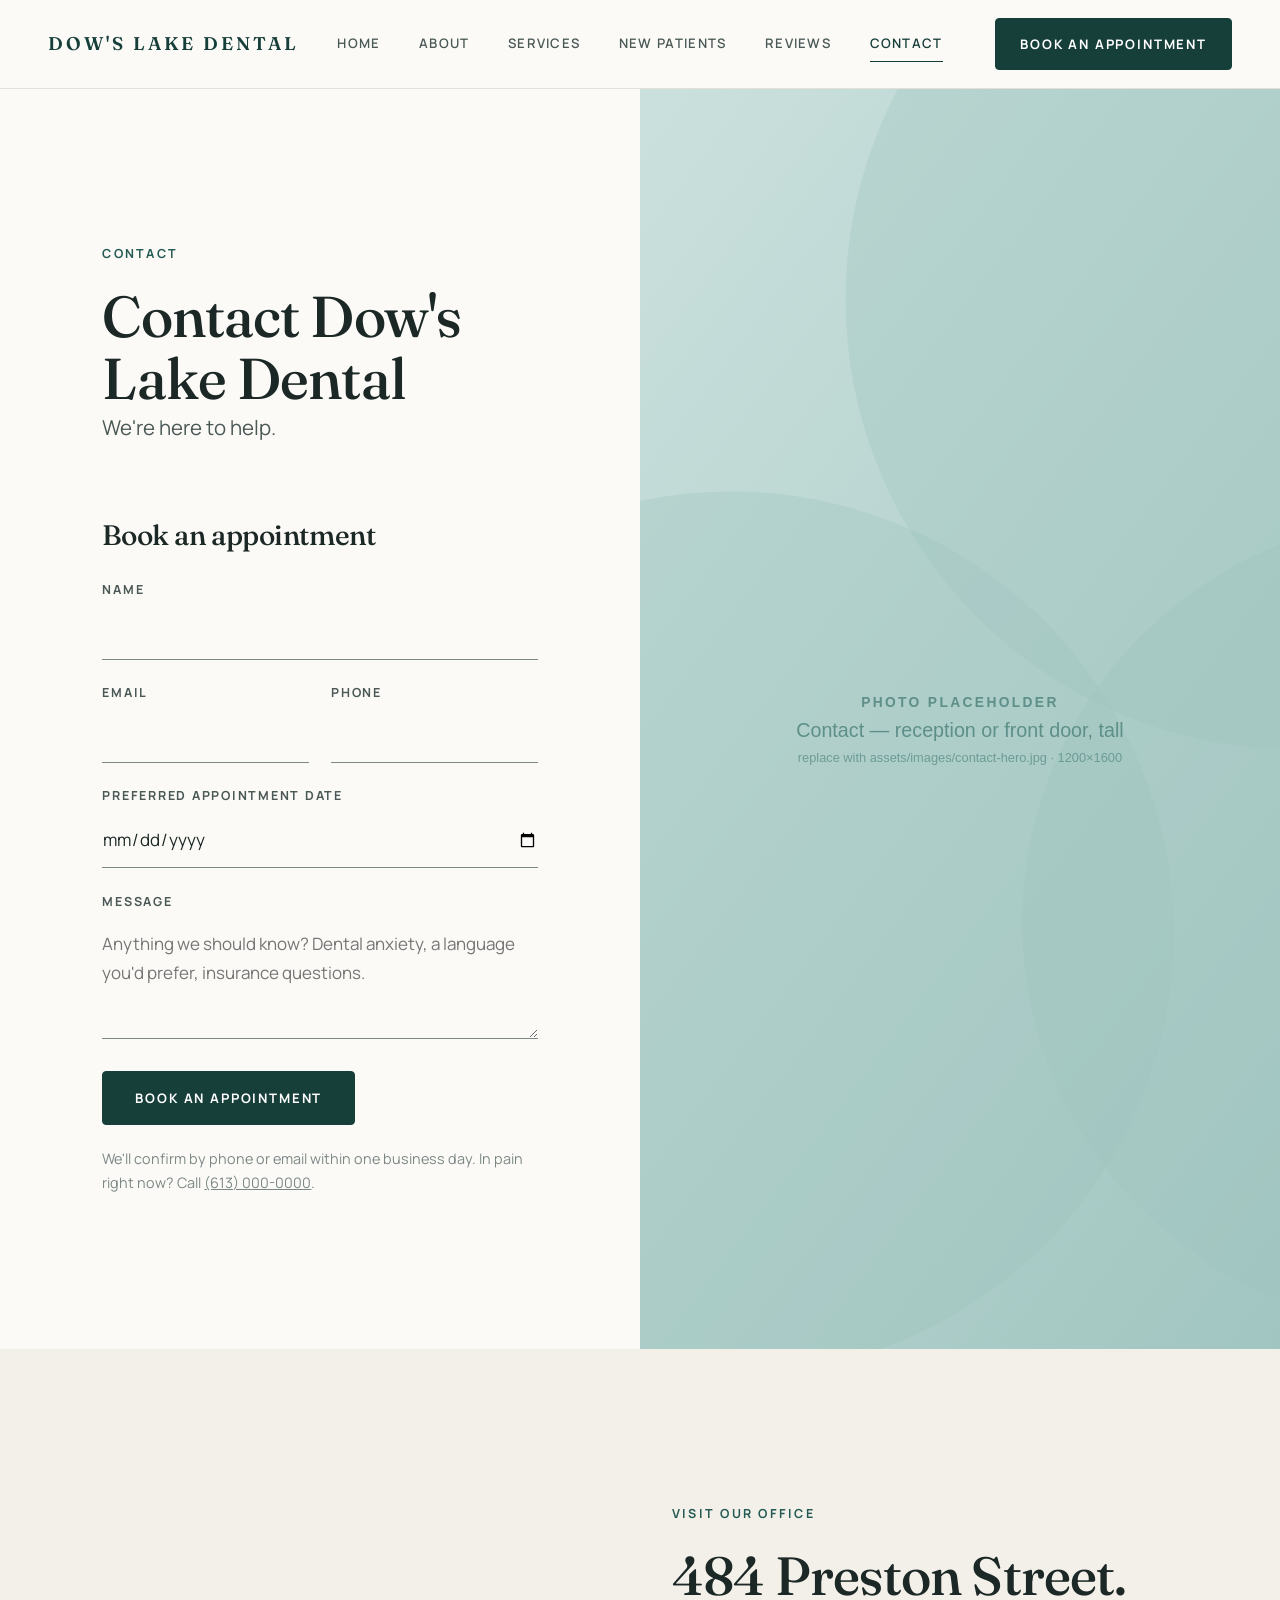
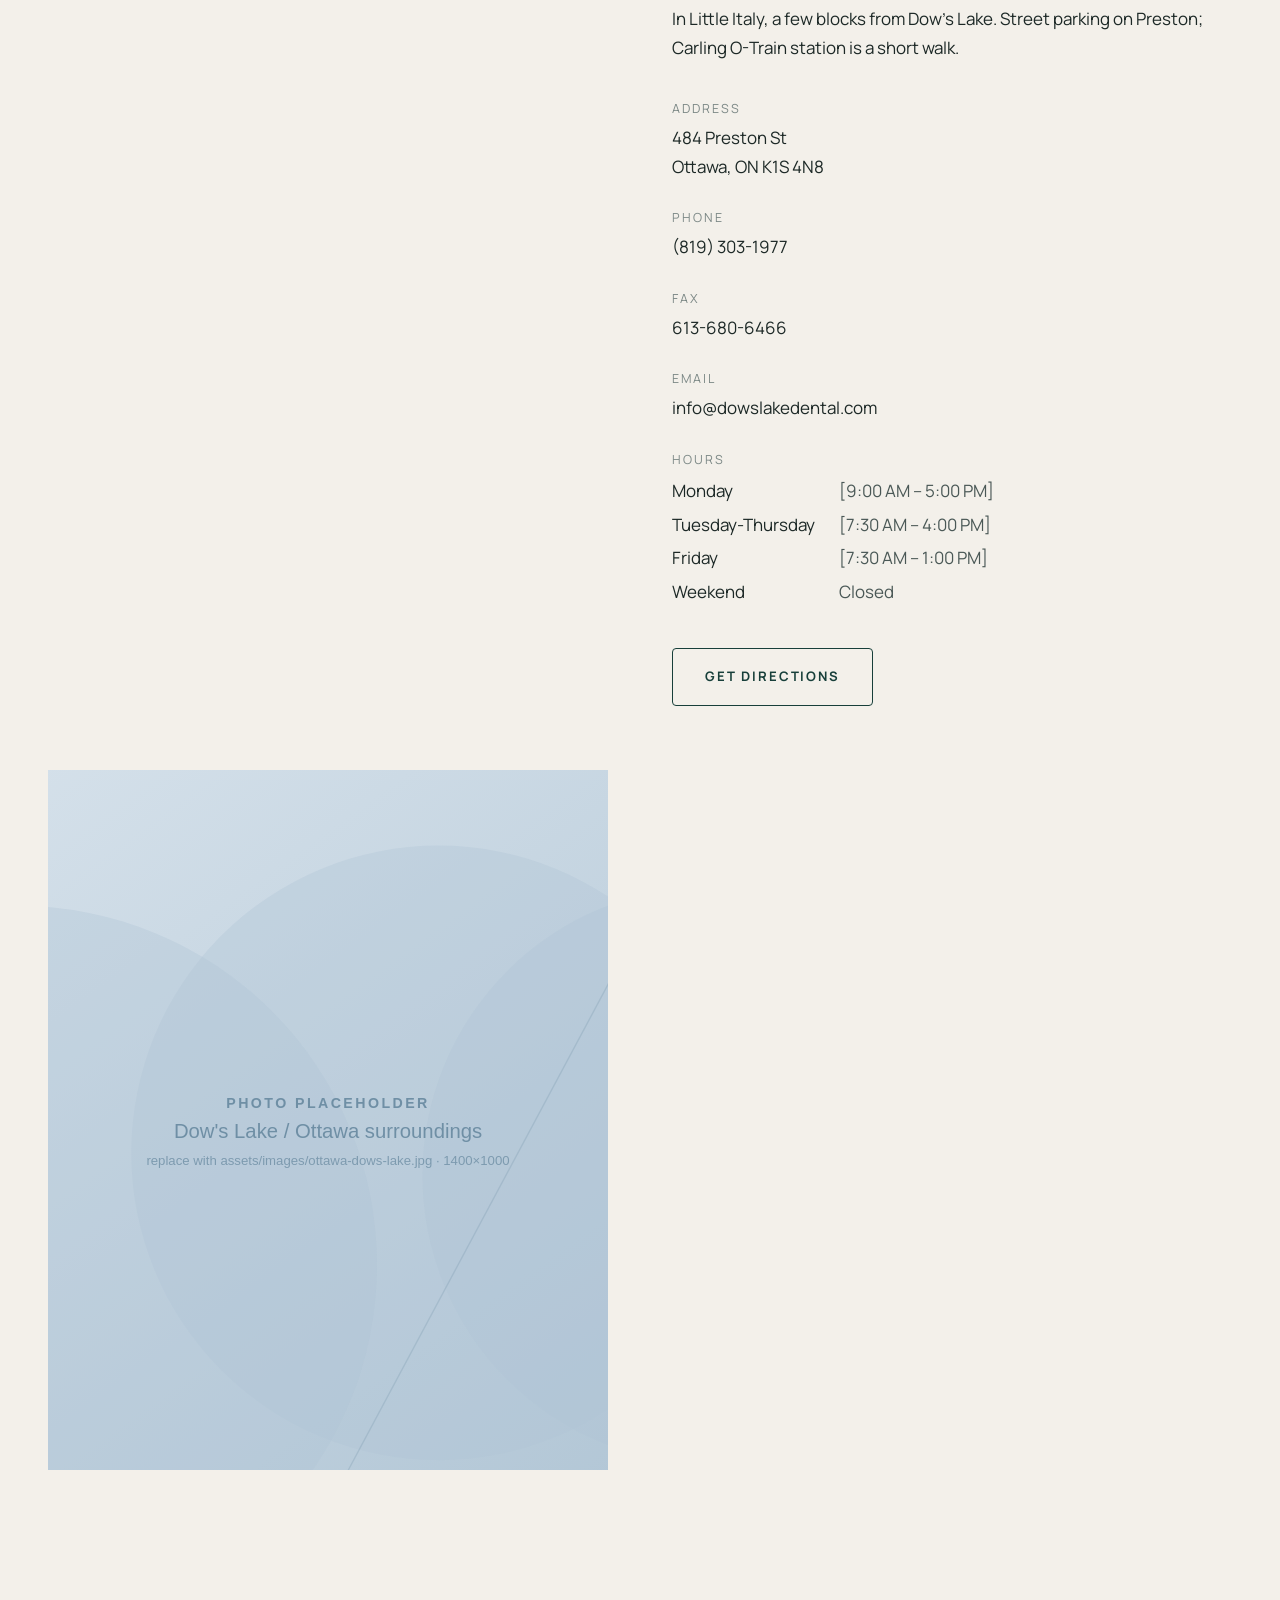
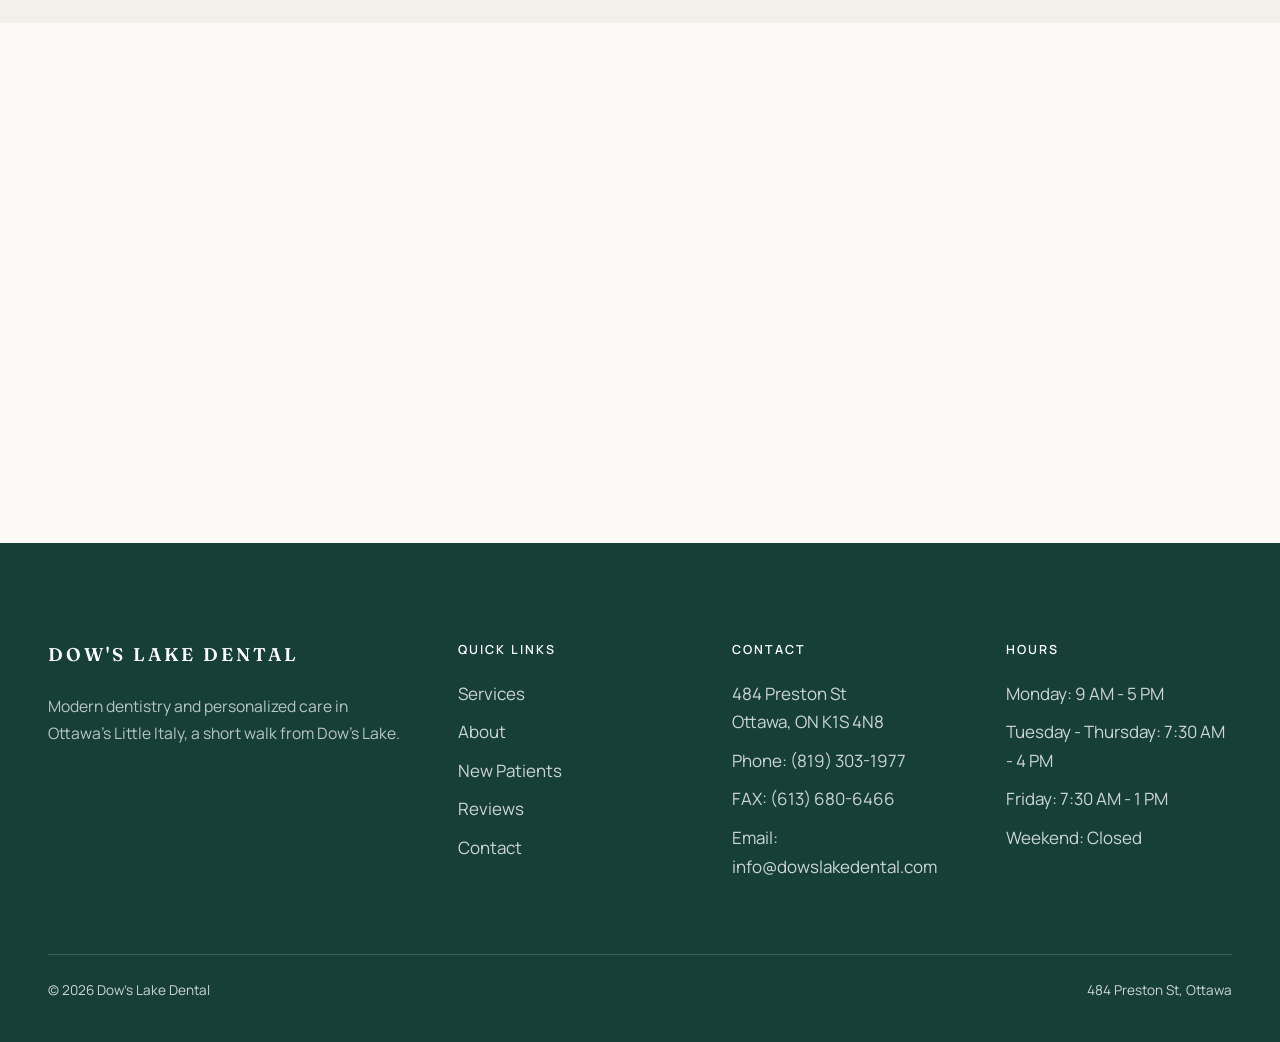
<file: contact.html>
<!DOCTYPE html>
<html lang="en">
<head>
  <meta charset="UTF-8">
  <meta name="viewport" content="width=device-width, initial-scale=1.0">
  <title>Contact & Book an Appointment — Dow's Lake Dental, Ottawa</title>
  <meta name="description" content="Book an appointment at Dow's Lake Dental, 484 Preston St, Ottawa. Same-day and emergency appointments available.">
  <meta property="og:title" content="Contact & Book an Appointment — Dow's Lake Dental">
  <meta property="og:description" content="Book an appointment at Dow's Lake Dental, 484 Preston St, Ottawa. Same-day and emergency appointments available.">
  <link rel="preconnect" href="https://fonts.googleapis.com">
  <link rel="preconnect" href="https://fonts.gstatic.com" crossorigin>
  <link href="https://fonts.googleapis.com/css2?family=Fraunces:ital,opsz,wght@0,9..144,400;0,9..144,500;0,9..144,600;1,9..144,400&family=Manrope:wght@400;500;600;700&display=swap" rel="stylesheet">
  <link rel="stylesheet" href="css/styles.css">
</head>
<body>
<a class="skip" href="#main">Skip to content</a>
<header class="site-header">
  <div class="container nav">
    <a class="wordmark" href="index.html">Dow's Lake Dental</a>
    <nav class="nav-links" id="nav-links" aria-label="Primary">
        <a href="index.html">Home</a>
        <a href="about.html">About</a>
        <a href="services.html">Services</a>
        <a href="new-patients.html">New Patients</a>
        <a href="reviews.html">Reviews</a>
        <a href="contact.html" aria-current="page">Contact</a>
        <a class="mobile-only" href="contact.html#book">Book an Appointment</a>
    </nav>
    <div class="nav-cta"><a class="btn" href="contact.html#book">Book an Appointment</a></div>
    <button class="menu-btn" aria-expanded="false" aria-controls="nav-links"><em class="label" style="font-style:normal">Menu</em><span><i></i><i></i><i></i></span></button>
  </div>
</header>

<main id="main">
  <section class="bleed-split reverse" id="book">
    <div class="media"><img src="assets/images/contact-hero.svg" alt="The front door and reception at Dow's Lake Dental" loading="lazy"></div>
    <div class="copy">
      <span class="eyebrow">Contact</span>
      <h1 style="font-size: clamp(2.4rem, 4.5vw, 3.8rem)">Contact Dow's Lake Dental</h1>
      <p class="lede">We're here to help.</p>
      <h3 style="margin-top: var(--space-block); margin-bottom: 1.8rem">Book an appointment</h3>
      <form class="form" id="booking-form" method="POST" action="#" novalidate>
        <div class="field">
          <label for="name">Name</label>
          <input id="name" name="name" type="text" autocomplete="name" required aria-describedby="name-err">
          <span class="error" id="name-err">Please enter your name.</span>
        </div>
        <div class="two">
          <div class="field">
            <label for="email">Email</label>
            <input id="email" name="email" type="email" autocomplete="email" required aria-describedby="email-err">
            <span class="error" id="email-err">Please enter a valid email address.</span>
          </div>
          <div class="field">
            <label for="phone">Phone</label>
            <input id="phone" name="phone" type="tel" autocomplete="tel" required aria-describedby="phone-err">
            <span class="error" id="phone-err">Please enter a 10-digit phone number.</span>
          </div>
        </div>
        <div class="field">
          <label for="date">Preferred appointment date</label>
          <input id="date" name="date" type="date">
        </div>
        <div class="field">
          <label for="message">Message</label>
          <textarea id="message" name="message" placeholder="Anything we should know? Dental anxiety, a language you'd prefer, insurance questions."></textarea>
        </div>
        <button class="btn" type="submit">Book an Appointment</button>
        <p class="form-note">We'll confirm by phone or email within one business day. In pain right now? Call <a href="tel:+16130000000">(613) 000-0000</a>.</p>
      </form>
      <div class="form-success" id="form-success" role="status" aria-live="polite">
        <h3>Request received</h3>
        <p>Thank you. Danielle will call or email you to confirm a time.</p>
      </div>
    </div>
  </section>

  <section class="section paper-2">
    <div class="container split even">
      <div class="copy reveal">
        <span class="eyebrow">Visit our office</span>
        <h2>484 Preston Street.</h2>
        <p>In Little Italy, a few blocks from Dow's Lake. Street parking on Preston; Carling O-Train station is a short walk.</p>
        <dl class="details">
          <div><dt>Address</dt><dd>484 Preston St<br>Ottawa, ON K1S 4N8</dd></div>
          <div><dt>Phone</dt><dd><a href="tel:819-303-1977">(819) 303-1977</a></dd></div>
          <div><dt>Fax</dt><dd><a href="613-680-6466">613-680-6466</a></dd></div>
          <div><dt>Email</dt><dd><a href="info@dowslakedental.com">info@dowslakedental.com</a></dd></div>
          <div><dt>Hours</dt><dd><table>
              <tr><td>Monday</td><td>[9:00 AM – 5:00 PM]</td></tr>
              <tr><td>Tuesday-Thursday</td><td>[7:30 AM – 4:00 PM]</td></tr>
              <tr><td>Friday</td><td>[7:30 AM – 1:00 PM]</td></tr>
              <tr><td>Weekend</td><td>Closed</td></tr>
            </table></dd></div>
        </dl>
        <div class="btn-row"><a class="btn outline" href="https://www.google.com/maps/dir/?api=1&destination=484+Preston+St+Ottawa+ON+K1S+4N8" target="_blank" rel="noopener">Get Directions</a></div>
      </div>
      <div class="media ratio-45 reveal"><img src="assets/images/ottawa-dows-lake.svg" alt="Dow's Lake, a few blocks from the clinic" loading="lazy"></div>
    </div>
  </section>

  <div><iframe class="map" title="Map showing Dow's Lake Dental at 484 Preston St, Ottawa" src="https://www.google.com/maps?q=484+Preston+St,+Ottawa,+ON+K1S+4N8&output=embed" loading="lazy" referrerpolicy="no-referrer-when-downgrade"></iframe></div>
</main>

<footer class="site-footer">
  <div class="container">
    <div class="footer-grid">
      <div>
        <a class="wordmark" href="index.html">Dow's Lake Dental</a>
        <p>Modern dentistry and personalized care in Ottawa's Little Italy, a short walk from Dow's Lake.</p>
      </div>
      <div>
        <h4>Quick links</h4>
        <ul>
          <li><a href="services.html">Services</a></li>
          <li><a href="about.html">About</a></li>
          <li><a href="new-patients.html">New Patients</a></li>
          <li><a href="reviews.html">Reviews</a></li>
          <li><a href="contact.html">Contact</a></li>
        </ul>
      </div>
      <div>
        <h4>Contact</h4>
        <ul>
          <li>484 Preston St<br>Ottawa, ON K1S 4N8</li>
          <li><a href="tel:819-303-1977">Phone: (819) 303-1977</a></li>
          <li><a href="tel:613-680-6466">FAX: (613) 680-6466</a></li>
          <li><a href="mailto:info@dowslakedental.com">Email: info@dowslakedental.com</a></li>
        </ul>
      </div>
      <div>
        <h4>Hours</h4>
        <ul>
          <li>Monday: 9 AM - 5 PM</li>
          <li>Tuesday - Thursday: 7:30 AM - 4 PM</li>
          <li>Friday: 7:30 AM - 1 PM</li>
          <li>Weekend: Closed</li>
        </ul>
      </div>
    </div>
    <div class="footer-bottom">
      <span>© <span id="year">2026</span> Dow's Lake Dental</span>
      <span>484 Preston St, Ottawa</span>
    </div>
  </div>
</footer>

<div class="mobile-cta"><a class="btn" href="contact.html#book">Book an Appointment</a></div>
<script src="js/main.js"></script>
</body>
</html>
</file>
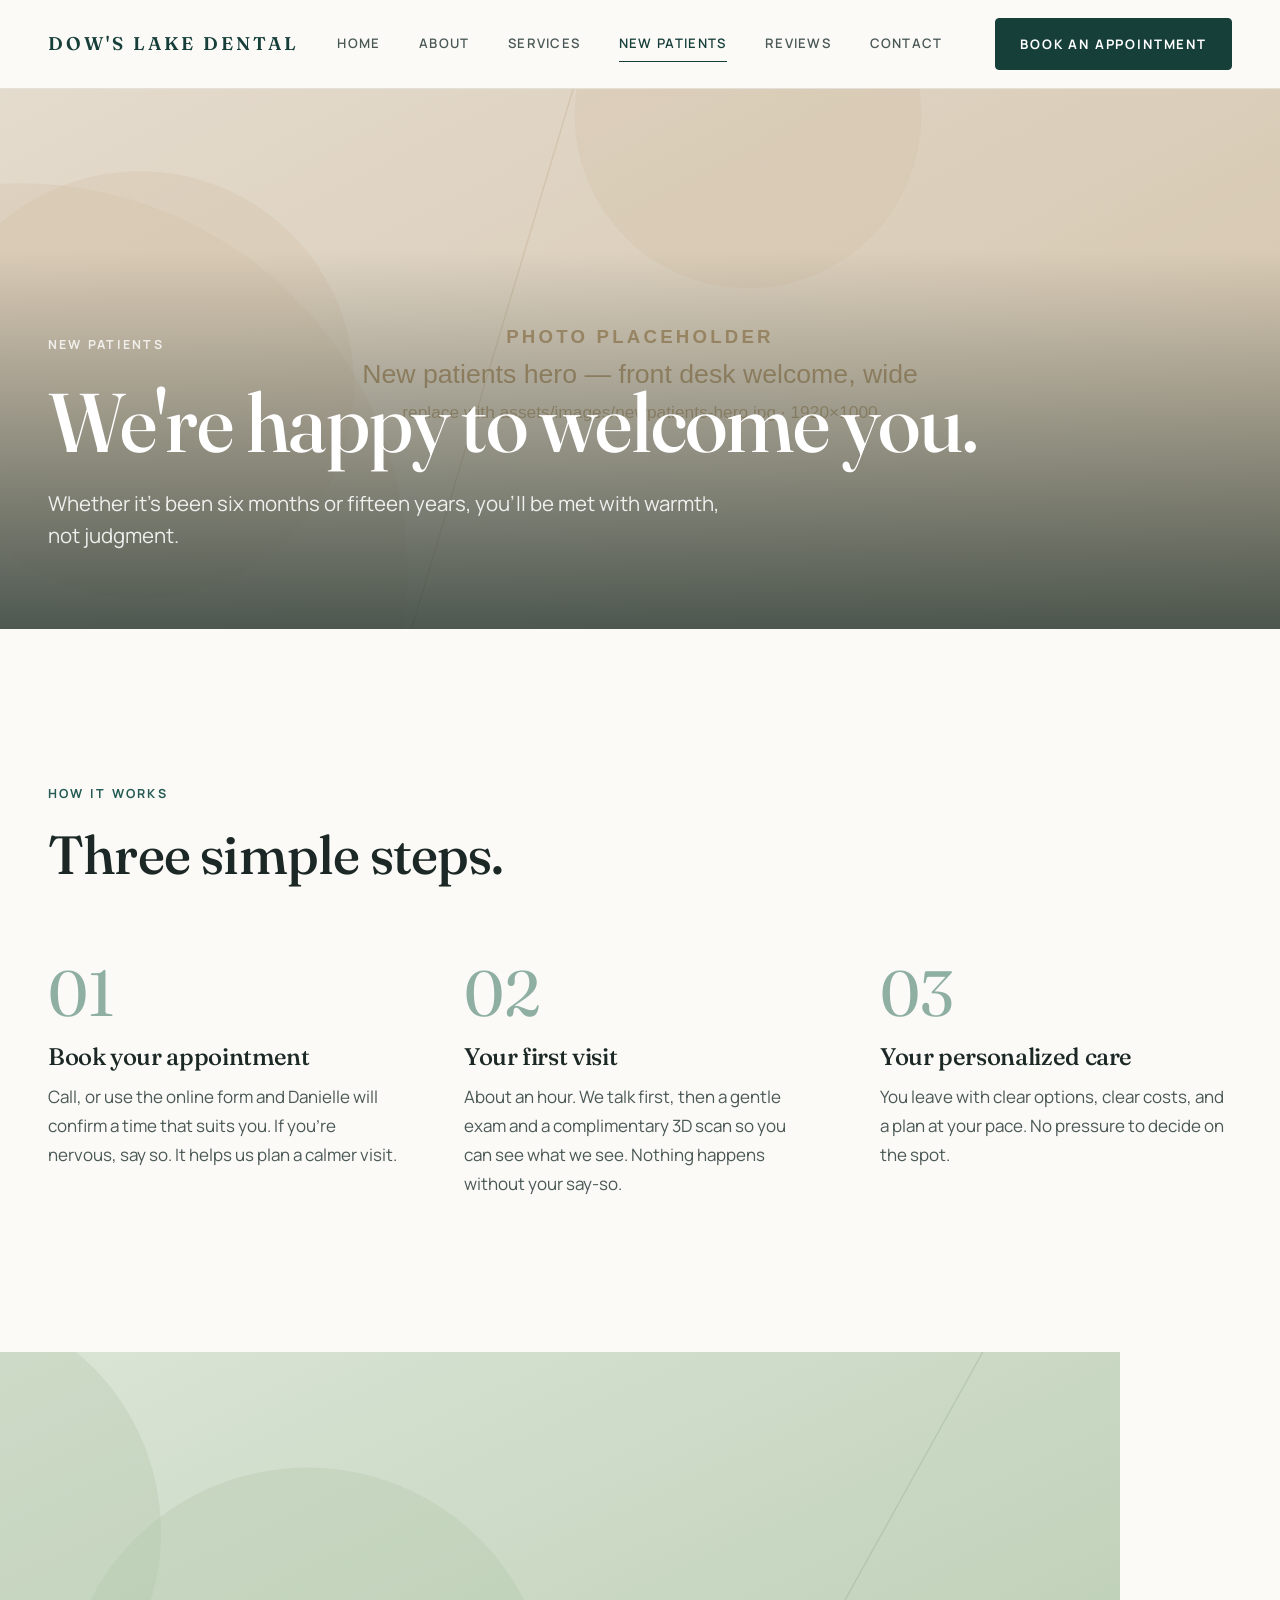
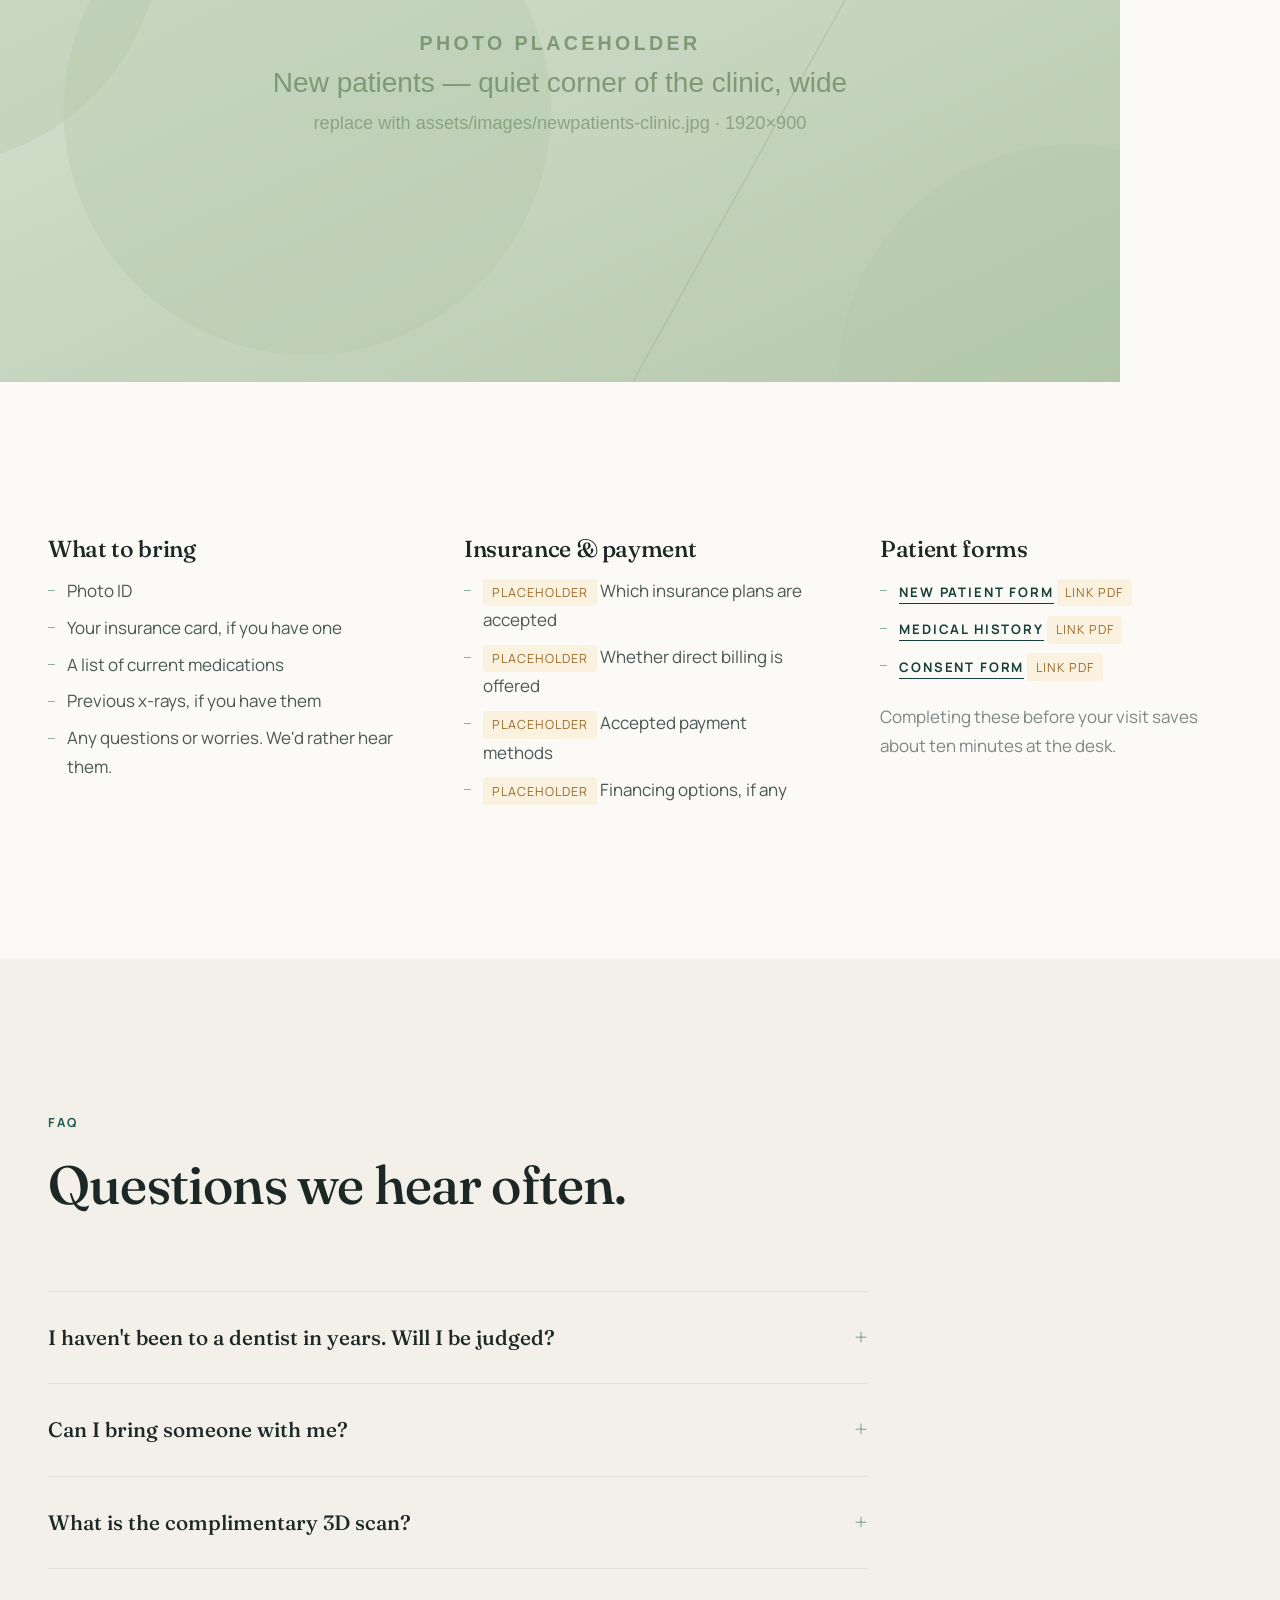
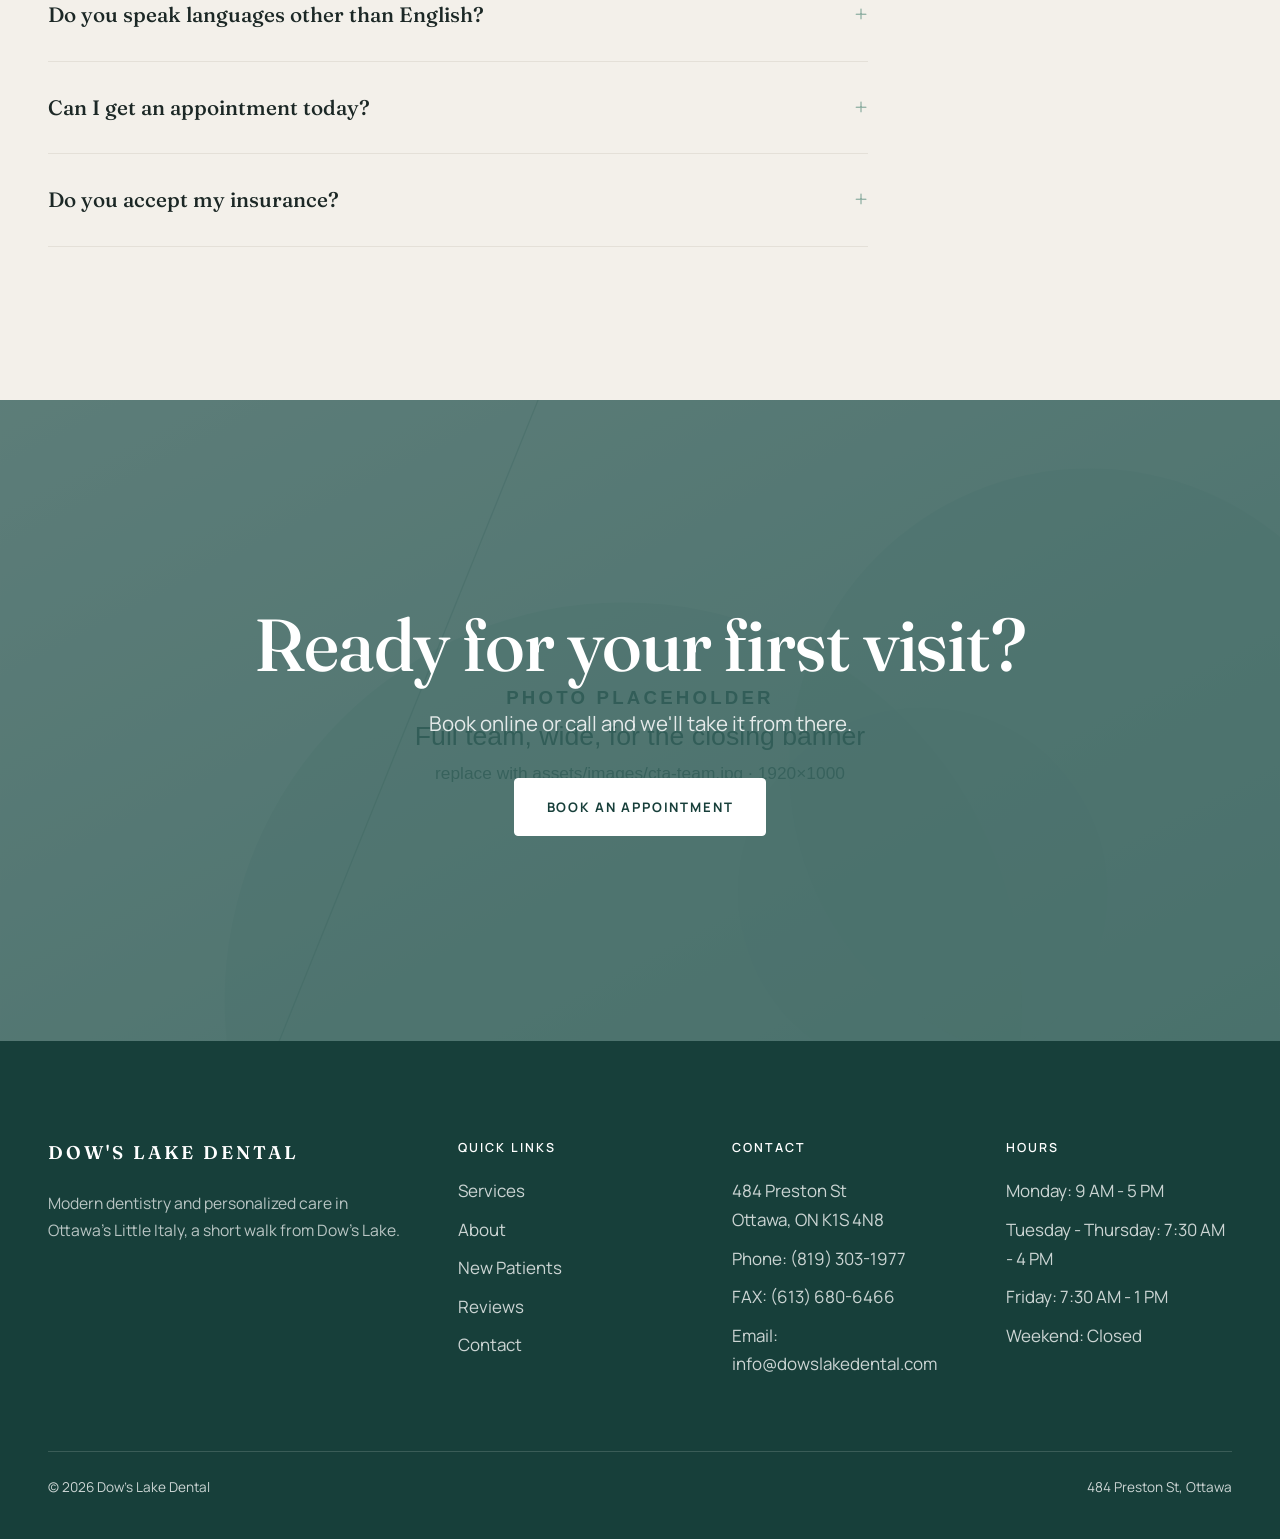
<file: new-patients.html>
<!DOCTYPE html>
<html lang="en">
<head>
  <meta charset="UTF-8">
  <meta name="viewport" content="width=device-width, initial-scale=1.0">
  <title>New Patients — Dow's Lake Dental, Ottawa</title>
  <meta name="description" content="Welcome to Dow's Lake Dental. What to expect at your first visit, what to bring, insurance and payment, patient forms, and FAQs.">
  <meta property="og:title" content="New Patients — Dow's Lake Dental">
  <meta property="og:description" content="Welcome to Dow's Lake Dental. What to expect at your first visit, what to bring, insurance and payment, patient forms, and FAQs.">
  <link rel="preconnect" href="https://fonts.googleapis.com">
  <link rel="preconnect" href="https://fonts.gstatic.com" crossorigin>
  <link href="https://fonts.googleapis.com/css2?family=Fraunces:ital,opsz,wght@0,9..144,400;0,9..144,500;0,9..144,600;1,9..144,400&family=Manrope:wght@400;500;600;700&display=swap" rel="stylesheet">
  <link rel="stylesheet" href="css/styles.css">
</head>
<body>
<a class="skip" href="#main">Skip to content</a>
<header class="site-header">
  <div class="container nav">
    <a class="wordmark" href="index.html">Dow's Lake Dental</a>
    <nav class="nav-links" id="nav-links" aria-label="Primary">
        <a href="index.html">Home</a>
        <a href="about.html">About</a>
        <a href="services.html">Services</a>
        <a href="new-patients.html" aria-current="page">New Patients</a>
        <a href="reviews.html">Reviews</a>
        <a href="contact.html">Contact</a>
        <a class="mobile-only" href="contact.html#book">Book an Appointment</a>
    </nav>
    <div class="nav-cta"><a class="btn" href="contact.html#book">Book an Appointment</a></div>
    <button class="menu-btn" aria-expanded="false" aria-controls="nav-links"><em class="label" style="font-style:normal">Menu</em><span><i></i><i></i><i></i></span></button>
  </div>
</header>

<main id="main">
  <section class="page-hero">
    <img src="assets/images/newpatients-hero.svg" alt="A warm welcome at the front desk" class="bg" loading="lazy">
    <div class="container">
      <span class="eyebrow light">New patients</span>
      <h1>We're happy to welcome you.</h1>
      <p class="lede">Whether it's been six months or fifteen years, you'll be met with warmth, not judgment.</p>
    </div>
  </section>

  <section class="section">
    <div class="container">
      <div class="section-head">
        <span class="eyebrow">How it works</span>
        <h2>Three simple steps.</h2>
      </div>
      <div class="steps">
        <div class="step reveal"><span class="num">01</span><h3>Book your appointment</h3><p>Call, or use the online form and Danielle will confirm a time that suits you. If you're nervous, say so. It helps us plan a calmer visit.</p></div>
        <div class="step reveal"><span class="num">02</span><h3>Your first visit</h3><p>About an hour. We talk first, then a gentle exam and a complimentary 3D scan so you can see what we see. Nothing happens without your say-so.</p></div>
        <div class="step reveal"><span class="num">03</span><h3>Your personalized care</h3><p>You leave with clear options, clear costs, and a plan at your pace. No pressure to decide on the spot.</p></div>
      </div>
    </div>
  </section>

  <div class="ratio-169" style="max-height: 70vh; overflow: hidden"><img src="assets/images/newpatients-clinic.svg" alt="A quiet corner of the clinic" loading="lazy"></div>

  <section class="section">
    <div class="container">
      <div class="info-cols">
        <div class="reveal">
          <h3>What to bring</h3>
          <ul>
            <li>Photo ID</li>
            <li>Your insurance card, if you have one</li>
            <li>A list of current medications</li>
            <li>Previous x-rays, if you have them</li>
            <li>Any questions or worries. We'd rather hear them.</li>
          </ul>
        </div>
        <div class="reveal">
          <h3>Insurance &amp; payment</h3>
          <ul>
            <li><span class="placeholder-note">Placeholder</span> Which insurance plans are accepted</li>
            <li><span class="placeholder-note">Placeholder</span> Whether direct billing is offered</li>
            <li><span class="placeholder-note">Placeholder</span> Accepted payment methods</li>
            <li><span class="placeholder-note">Placeholder</span> Financing options, if any</li>
          </ul>
        </div>
        <div class="reveal">
          <h3>Patient forms</h3>
          <ul>
            <li><a href="#" class="text-link">New patient form</a> <span class="placeholder-note">Link PDF</span></li>
            <li><a href="#" class="text-link">Medical history</a> <span class="placeholder-note">Link PDF</span></li>
            <li><a href="#" class="text-link">Consent form</a> <span class="placeholder-note">Link PDF</span></li>
          </ul>
          <p style="margin-top:1.4rem" class="muted">Completing these before your visit saves about ten minutes at the desk.</p>
        </div>
      </div>
    </div>
  </section>

  <section class="section paper-2">
    <div class="container">
      <div class="section-head">
        <span class="eyebrow">FAQ</span>
        <h2>Questions we hear often.</h2>
      </div>
      <div class="faq">
        <details><summary>I haven't been to a dentist in years. Will I be judged?</summary><p>No. A long gap is one of the most common things we hear, and it's exactly why we exist. We start with where you are today.</p></details>
        <details><summary>Can I bring someone with me?</summary><p>Yes. A partner, friend, or family member is welcome in the room if it helps you feel settled.</p></details>
        <details><summary>What is the complimentary 3D scan?</summary><p>A small handheld scanner takes a digital image of your teeth and gums in a few minutes. No impression material, nothing to bite down on, and you see the result on screen straight away.</p></details>
        <details><summary>Do you speak languages other than English?</summary><p>Our team is multilingual. Let Danielle know your preferred language when you book and we'll do our best to match you with someone who speaks it.</p></details>
        <details><summary>Can I get an appointment today?</summary><p>Often, yes. We hold time each day for emergencies and same-day requests. Call as early as you can.</p></details>
        <details><summary>Do you accept my insurance?</summary><p><span class="placeholder-note">Placeholder</span> Insurance details to be confirmed by the clinic.</p></details>
      </div>
    </div>
  </section>

  <section class="cta-full">
    <img src="assets/images/cta-team.svg" alt="The Dow's Lake Dental team" class="bg" loading="lazy">
    <div class="container">
      <h2>Ready for your first visit?</h2>
      <p class="lede center">Book online or call and we'll take it from there.</p>
      <a class="btn light" href="contact.html#book">Book an Appointment</a>
    </div>
  </section>
</main>

<footer class="site-footer">
  <div class="container">
    <div class="footer-grid">
      <div>
        <a class="wordmark" href="index.html">Dow's Lake Dental</a>
        <p>Modern dentistry and personalized care in Ottawa's Little Italy, a short walk from Dow's Lake.</p>
      </div>
      <div>
        <h4>Quick links</h4>
        <ul>
          <li><a href="services.html">Services</a></li>
          <li><a href="about.html">About</a></li>
          <li><a href="new-patients.html">New Patients</a></li>
          <li><a href="reviews.html">Reviews</a></li>
          <li><a href="contact.html">Contact</a></li>
        </ul>
      </div>
      <div>
        <h4>Contact</h4>
        <ul>
          <li>484 Preston St<br>Ottawa, ON K1S 4N8</li>
          <li><a href="tel:819-303-1977">Phone: (819) 303-1977</a></li>
          <li><a href="tel:613-680-6466">FAX: (613) 680-6466</a></li>
          <li><a href="mailto:info@dowslakedental.com">Email: info@dowslakedental.com</a></li>
        </ul>
      </div>
      <div>
        <h4>Hours</h4>
        <ul>
          <li>Monday: 9 AM - 5 PM</li>
          <li>Tuesday - Thursday: 7:30 AM - 4 PM</li>
          <li>Friday: 7:30 AM - 1 PM</li>
          <li>Weekend: Closed</li>
        </ul>
      </div>
    </div>
    <div class="footer-bottom">
      <span>© <span id="year">2026</span> Dow's Lake Dental</span>
      <span>484 Preston St, Ottawa</span>
    </div>
  </div>
</footer>

<div class="mobile-cta"><a class="btn" href="contact.html#book">Book an Appointment</a></div>
<script src="js/main.js"></script>
</body>
</html>
</file>
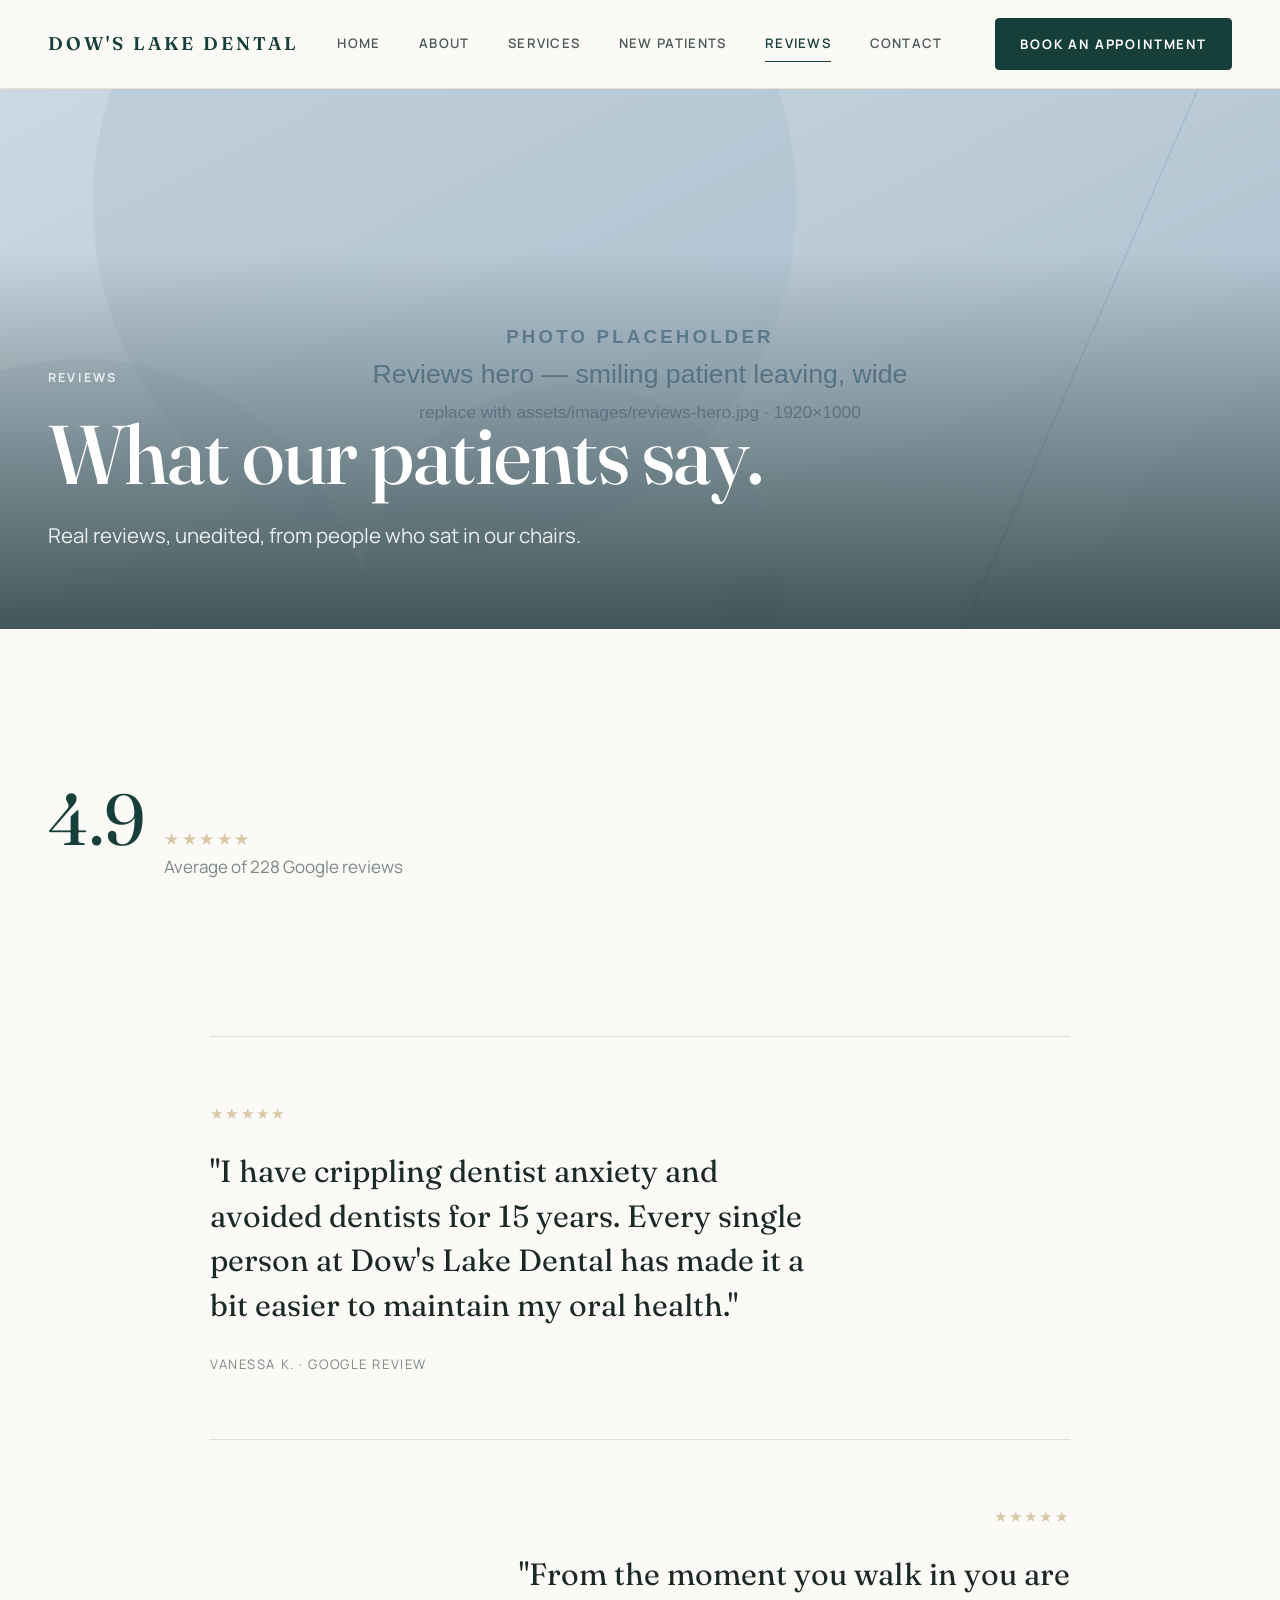
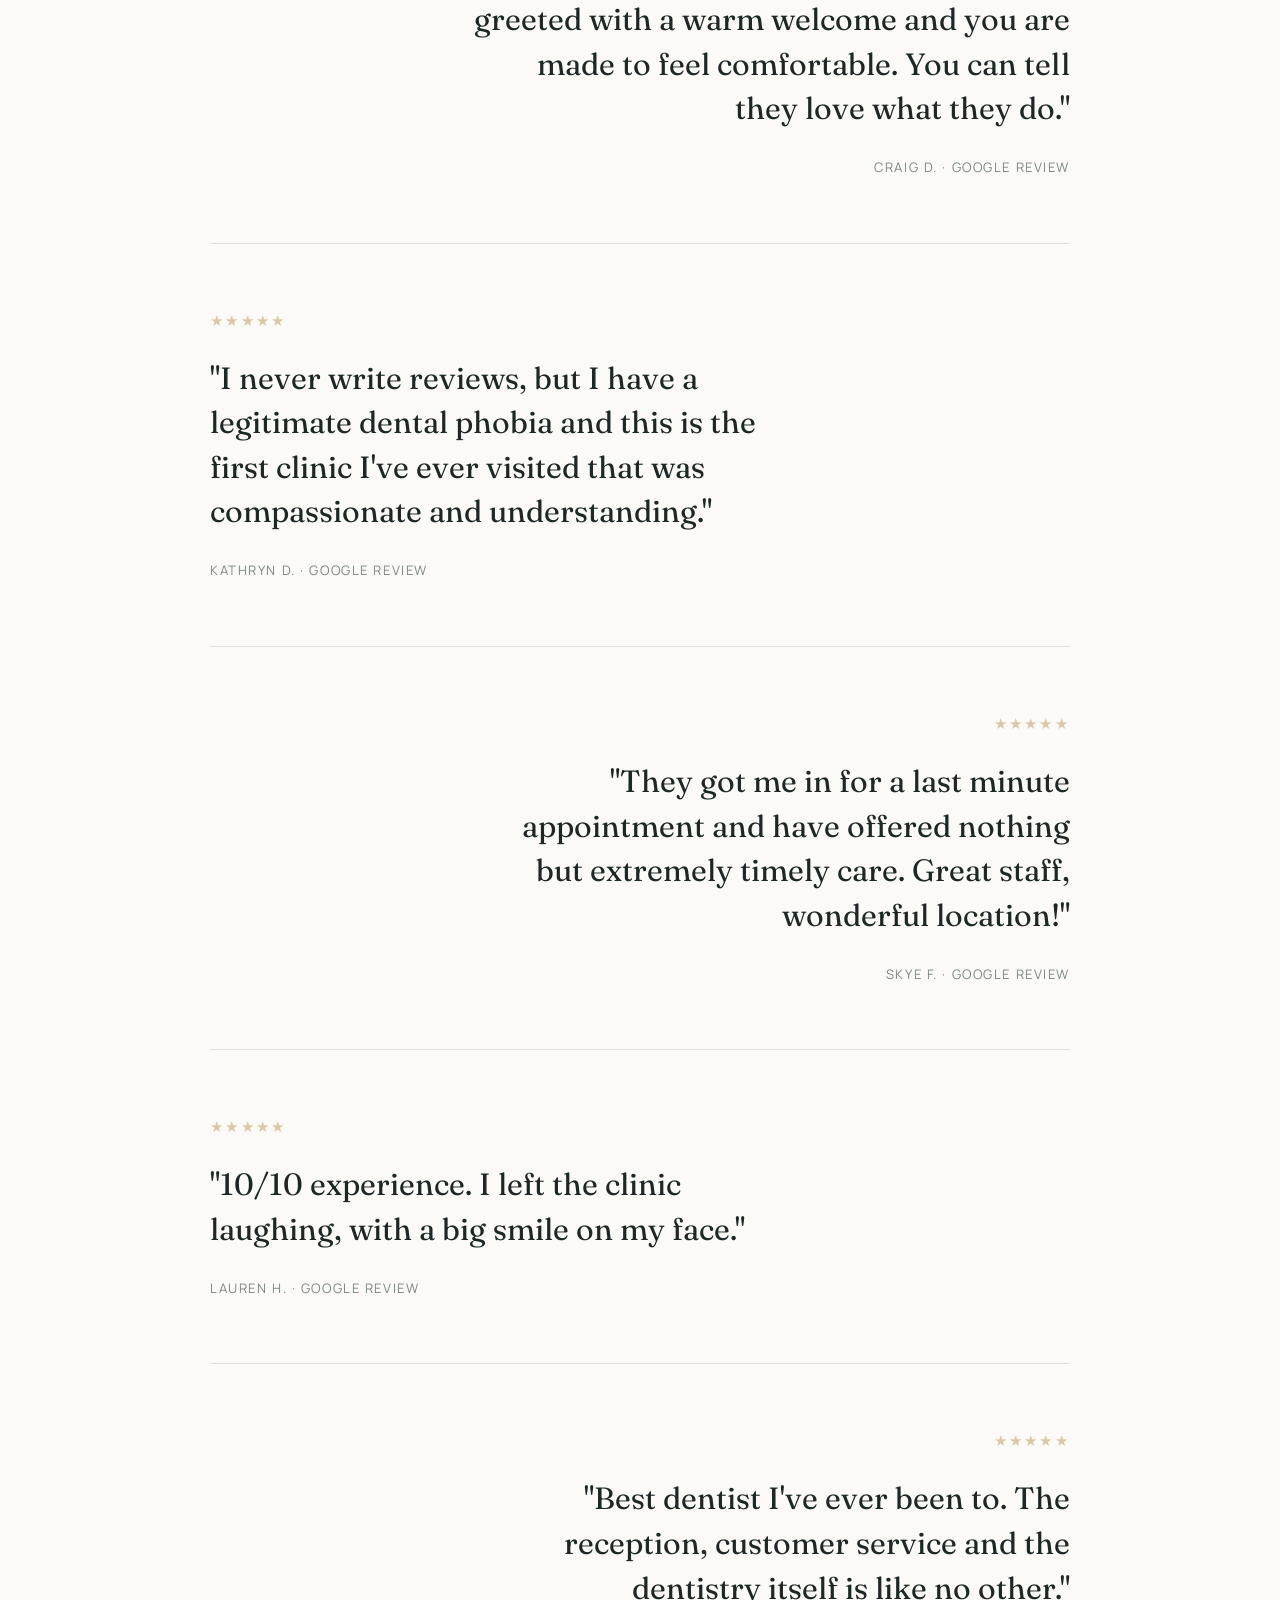
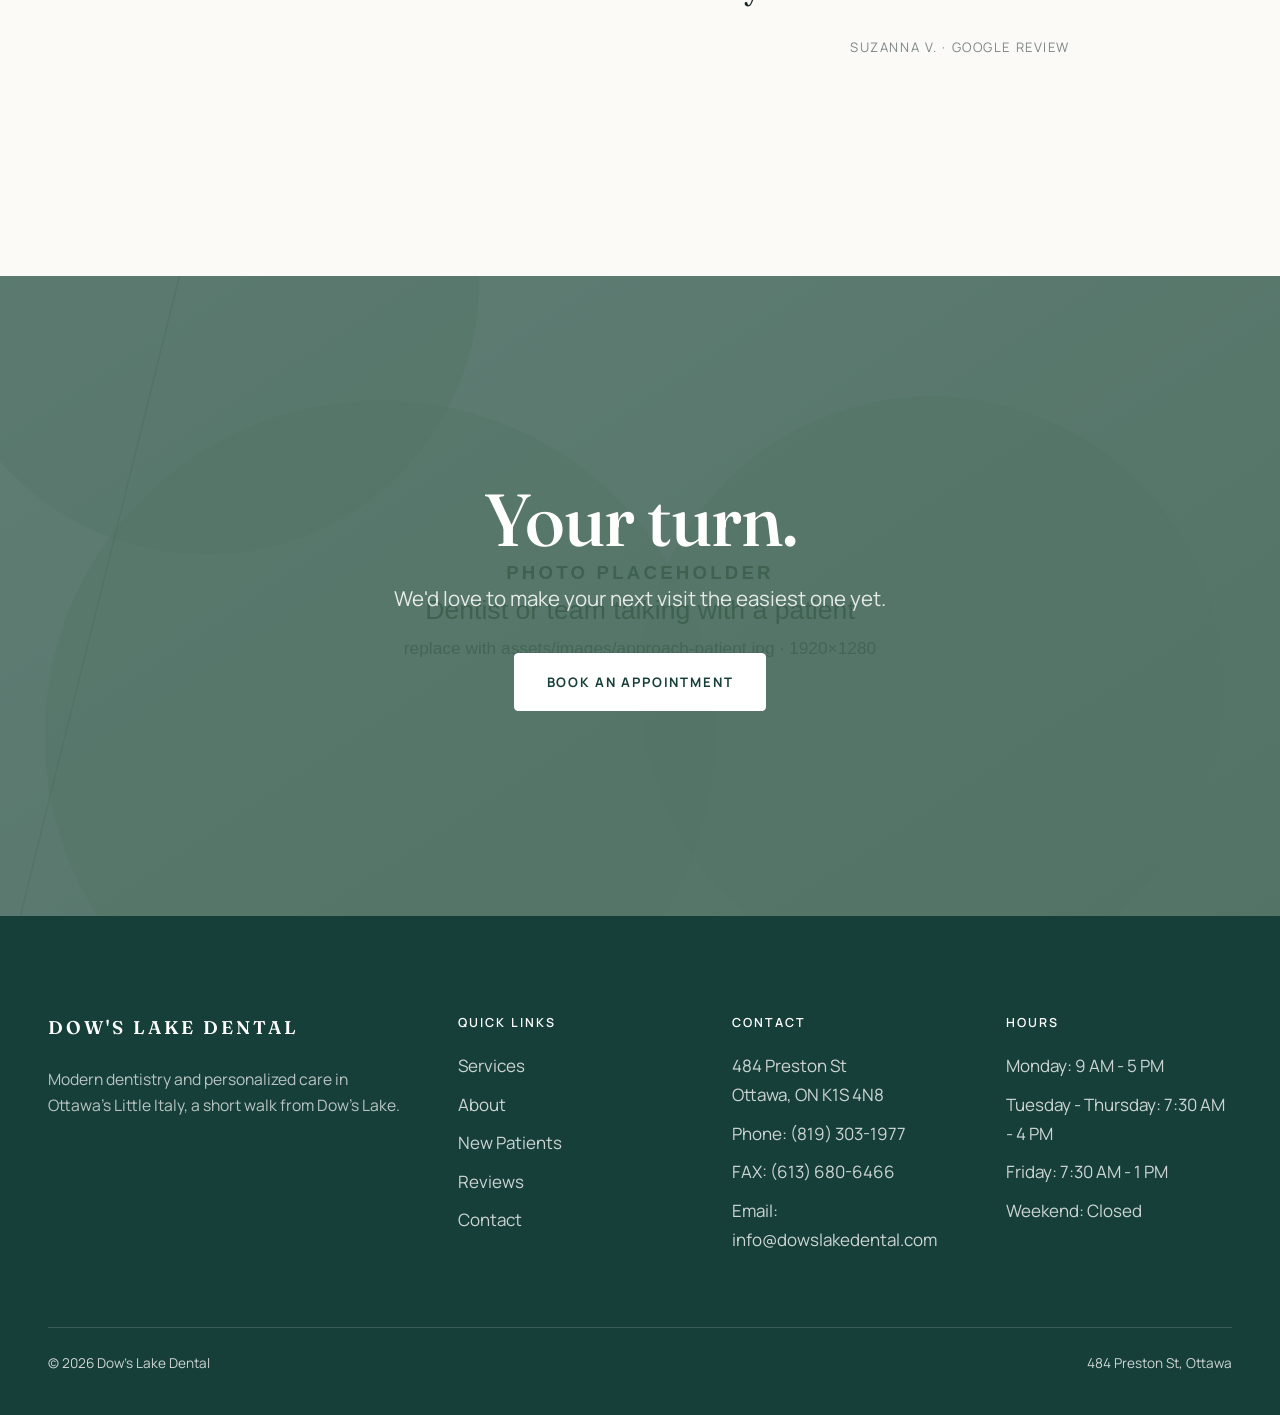
<file: reviews.html>
<!DOCTYPE html>
<html lang="en">
<head>
  <meta charset="UTF-8">
  <meta name="viewport" content="width=device-width, initial-scale=1.0">
  <title>Reviews — Dow's Lake Dental, Ottawa</title>
  <meta name="description" content="Real Google reviews from Dow's Lake Dental patients in Ottawa. Rated 4.9 out of 5 from 228 reviews.">
  <meta property="og:title" content="Reviews — Dow's Lake Dental">
  <meta property="og:description" content="Real Google reviews from Dow's Lake Dental patients in Ottawa. Rated 4.9 out of 5 from 228 reviews.">
  <link rel="preconnect" href="https://fonts.googleapis.com">
  <link rel="preconnect" href="https://fonts.gstatic.com" crossorigin>
  <link href="https://fonts.googleapis.com/css2?family=Fraunces:ital,opsz,wght@0,9..144,400;0,9..144,500;0,9..144,600;1,9..144,400&family=Manrope:wght@400;500;600;700&display=swap" rel="stylesheet">
  <link rel="stylesheet" href="css/styles.css">
</head>
<body>
<a class="skip" href="#main">Skip to content</a>
<header class="site-header">
  <div class="container nav">
    <a class="wordmark" href="index.html">Dow's Lake Dental</a>
    <nav class="nav-links" id="nav-links" aria-label="Primary">
        <a href="index.html">Home</a>
        <a href="about.html">About</a>
        <a href="services.html">Services</a>
        <a href="new-patients.html">New Patients</a>
        <a href="reviews.html" aria-current="page">Reviews</a>
        <a href="contact.html">Contact</a>
        <a class="mobile-only" href="contact.html#book">Book an Appointment</a>
    </nav>
    <div class="nav-cta"><a class="btn" href="contact.html#book">Book an Appointment</a></div>
    <button class="menu-btn" aria-expanded="false" aria-controls="nav-links"><em class="label" style="font-style:normal">Menu</em><span><i></i><i></i><i></i></span></button>
  </div>
</header>

<main id="main">
  <section class="page-hero">
    <img src="assets/images/reviews-hero.svg" alt="A smiling patient leaving the clinic" class="bg" loading="lazy">
    <div class="container">
      <span class="eyebrow light">Reviews</span>
      <h1>What our patients say.</h1>
      <p class="lede">Real reviews, unedited, from people who sat in our chairs.</p>
    </div>
  </section>

  <section class="section">
    <div class="container">
      <div class="rating-line reveal">
        <span class="num">4.9</span>
        <div><span class="stars" aria-label="5 stars">★★★★★</span><p class="muted">Average of 228 Google reviews</p></div>
      </div>
    </div>
  </section>

  <section class="section" style="padding-top:0">
    <div class="container">
      <div class="testimonials stacked">
      <div class="testimonial reveal">
        <span class="stars" aria-label="5 out of 5 stars">★★★★★</span>
        <blockquote>"I have crippling dentist anxiety and avoided dentists for 15 years. Every single person at Dow's Lake Dental has made it a bit easier to maintain my oral health."</blockquote>
        <cite>Vanessa K. · Google review</cite>
      </div>
      <div class="testimonial reveal">
        <span class="stars" aria-label="5 out of 5 stars">★★★★★</span>
        <blockquote>"From the moment you walk in you are greeted with a warm welcome and you are made to feel comfortable. You can tell they love what they do."</blockquote>
        <cite>Craig D. · Google review</cite>
      </div>
      <div class="testimonial reveal">
        <span class="stars" aria-label="5 out of 5 stars">★★★★★</span>
        <blockquote>"I never write reviews, but I have a legitimate dental phobia and this is the first clinic I've ever visited that was compassionate and understanding."</blockquote>
        <cite>Kathryn D. · Google review</cite>
      </div>
      <div class="testimonial reveal">
        <span class="stars" aria-label="5 out of 5 stars">★★★★★</span>
        <blockquote>"They got me in for a last minute appointment and have offered nothing but extremely timely care. Great staff, wonderful location!"</blockquote>
        <cite>Skye F. · Google review</cite>
      </div>
      <div class="testimonial reveal">
        <span class="stars" aria-label="5 out of 5 stars">★★★★★</span>
        <blockquote>"10/10 experience. I left the clinic laughing, with a big smile on my face."</blockquote>
        <cite>Lauren H. · Google review</cite>
      </div>
      <div class="testimonial reveal">
        <span class="stars" aria-label="5 out of 5 stars">★★★★★</span>
        <blockquote>"Best dentist I've ever been to. The reception, customer service and the dentistry itself is like no other."</blockquote>
        <cite>Suzanna V. · Google review</cite>
      </div>
      </div>
    </div>
  </section>

  <section class="cta-full">
    <img src="assets/images/approach-patient.svg" alt="A dentist with a patient" class="bg" loading="lazy">
    <div class="container">
      <h2>Your turn.</h2>
      <p class="lede center">We'd love to make your next visit the easiest one yet.</p>
      <a class="btn light" href="contact.html#book">Book an Appointment</a>
    </div>
  </section>
</main>

<footer class="site-footer">
  <div class="container">
    <div class="footer-grid">
      <div>
        <a class="wordmark" href="index.html">Dow's Lake Dental</a>
        <p>Modern dentistry and personalized care in Ottawa's Little Italy, a short walk from Dow's Lake.</p>
      </div>
      <div>
        <h4>Quick links</h4>
        <ul>
          <li><a href="services.html">Services</a></li>
          <li><a href="about.html">About</a></li>
          <li><a href="new-patients.html">New Patients</a></li>
          <li><a href="reviews.html">Reviews</a></li>
          <li><a href="contact.html">Contact</a></li>
        </ul>
      </div>
      <div>
        <h4>Contact</h4>
        <ul>
          <li>484 Preston St<br>Ottawa, ON K1S 4N8</li>
          <li><a href="tel:819-303-1977">Phone: (819) 303-1977</a></li>
          <li><a href="tel:613-680-6466">FAX: (613) 680-6466</a></li>
          <li><a href="mailto:info@dowslakedental.com">Email: info@dowslakedental.com</a></li>
        </ul>
      </div>
      <div>
        <h4>Hours</h4>
        <ul>
          <li>Monday: 9 AM - 5 PM</li>
          <li>Tuesday - Thursday: 7:30 AM - 4 PM</li>
          <li>Friday: 7:30 AM - 1 PM</li>
          <li>Weekend: Closed</li>
        </ul>
      </div>
    </div>
    <div class="footer-bottom">
      <span>© <span id="year">2026</span> Dow's Lake Dental</span>
      <span>484 Preston St, Ottawa</span>
    </div>
  </div>
</footer>

<div class="mobile-cta"><a class="btn" href="contact.html#book">Book an Appointment</a></div>
<script src="js/main.js"></script>
</body>
</html>
</file>
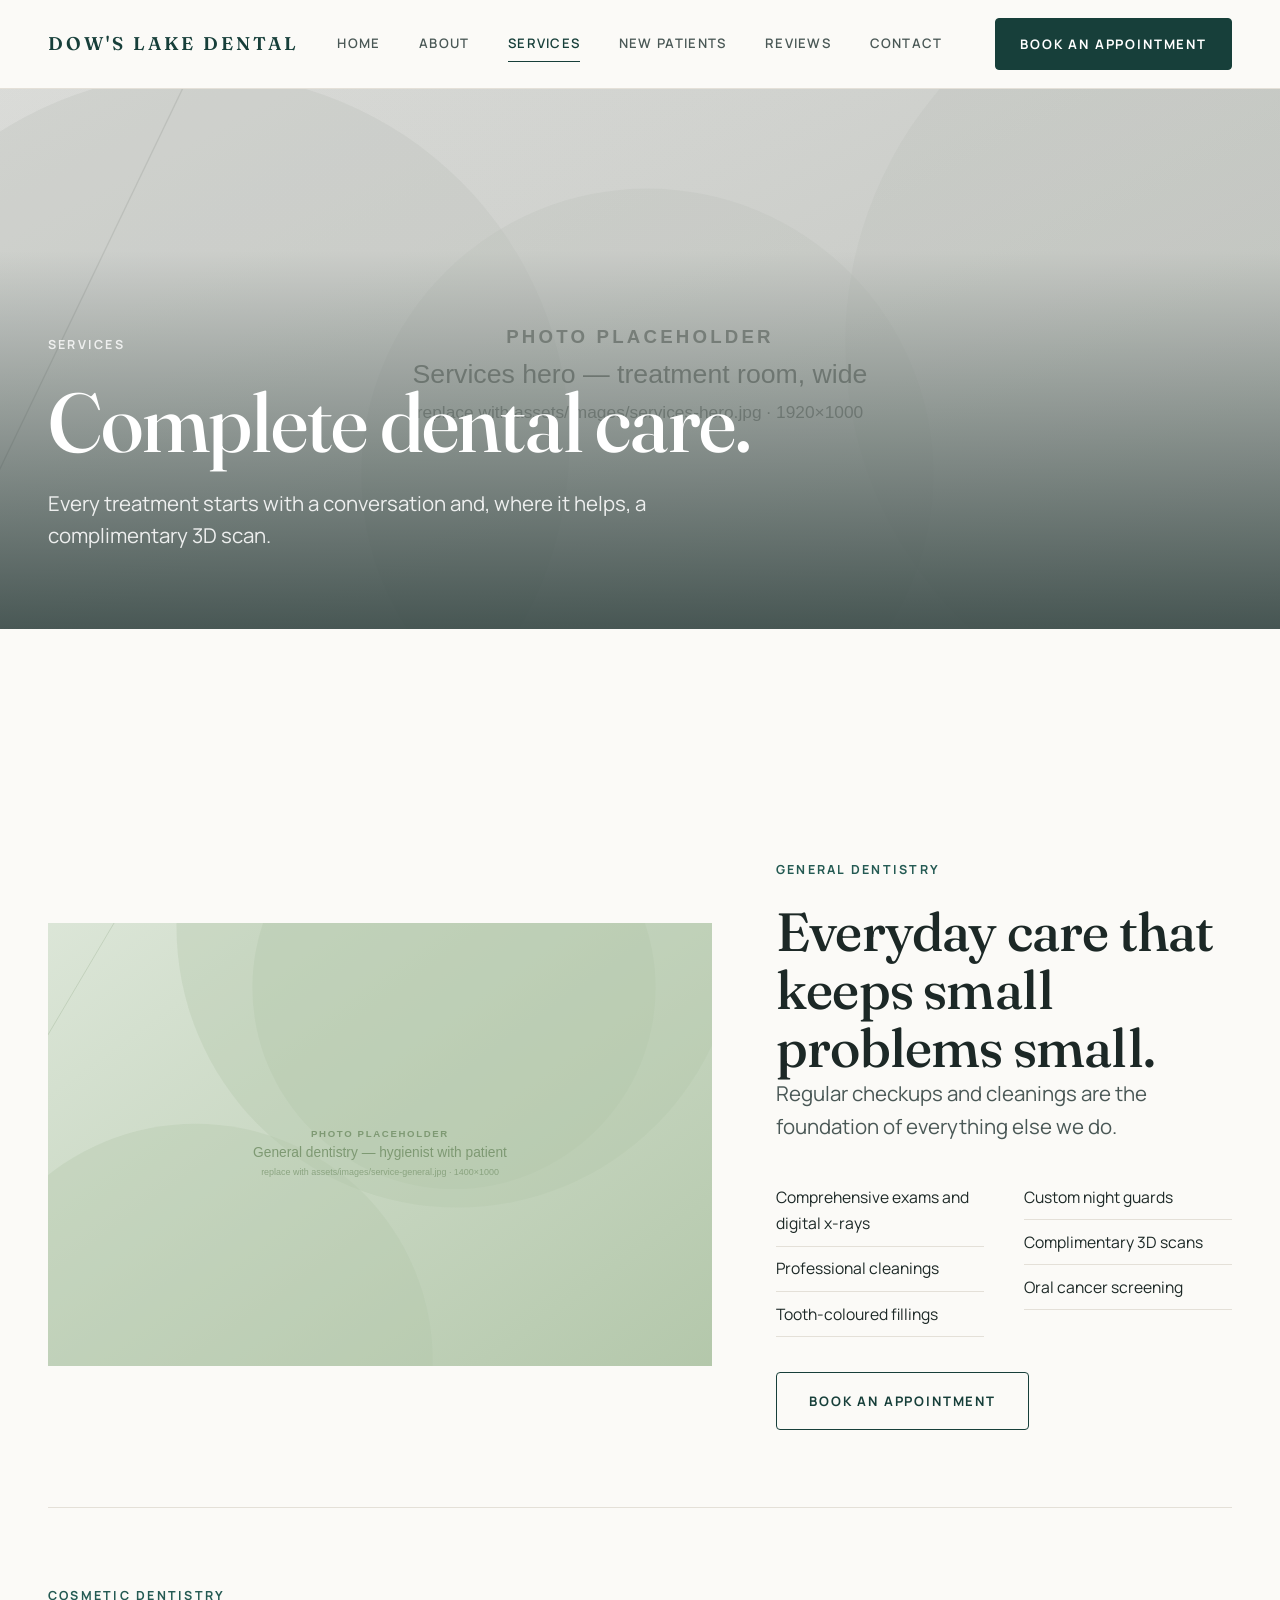
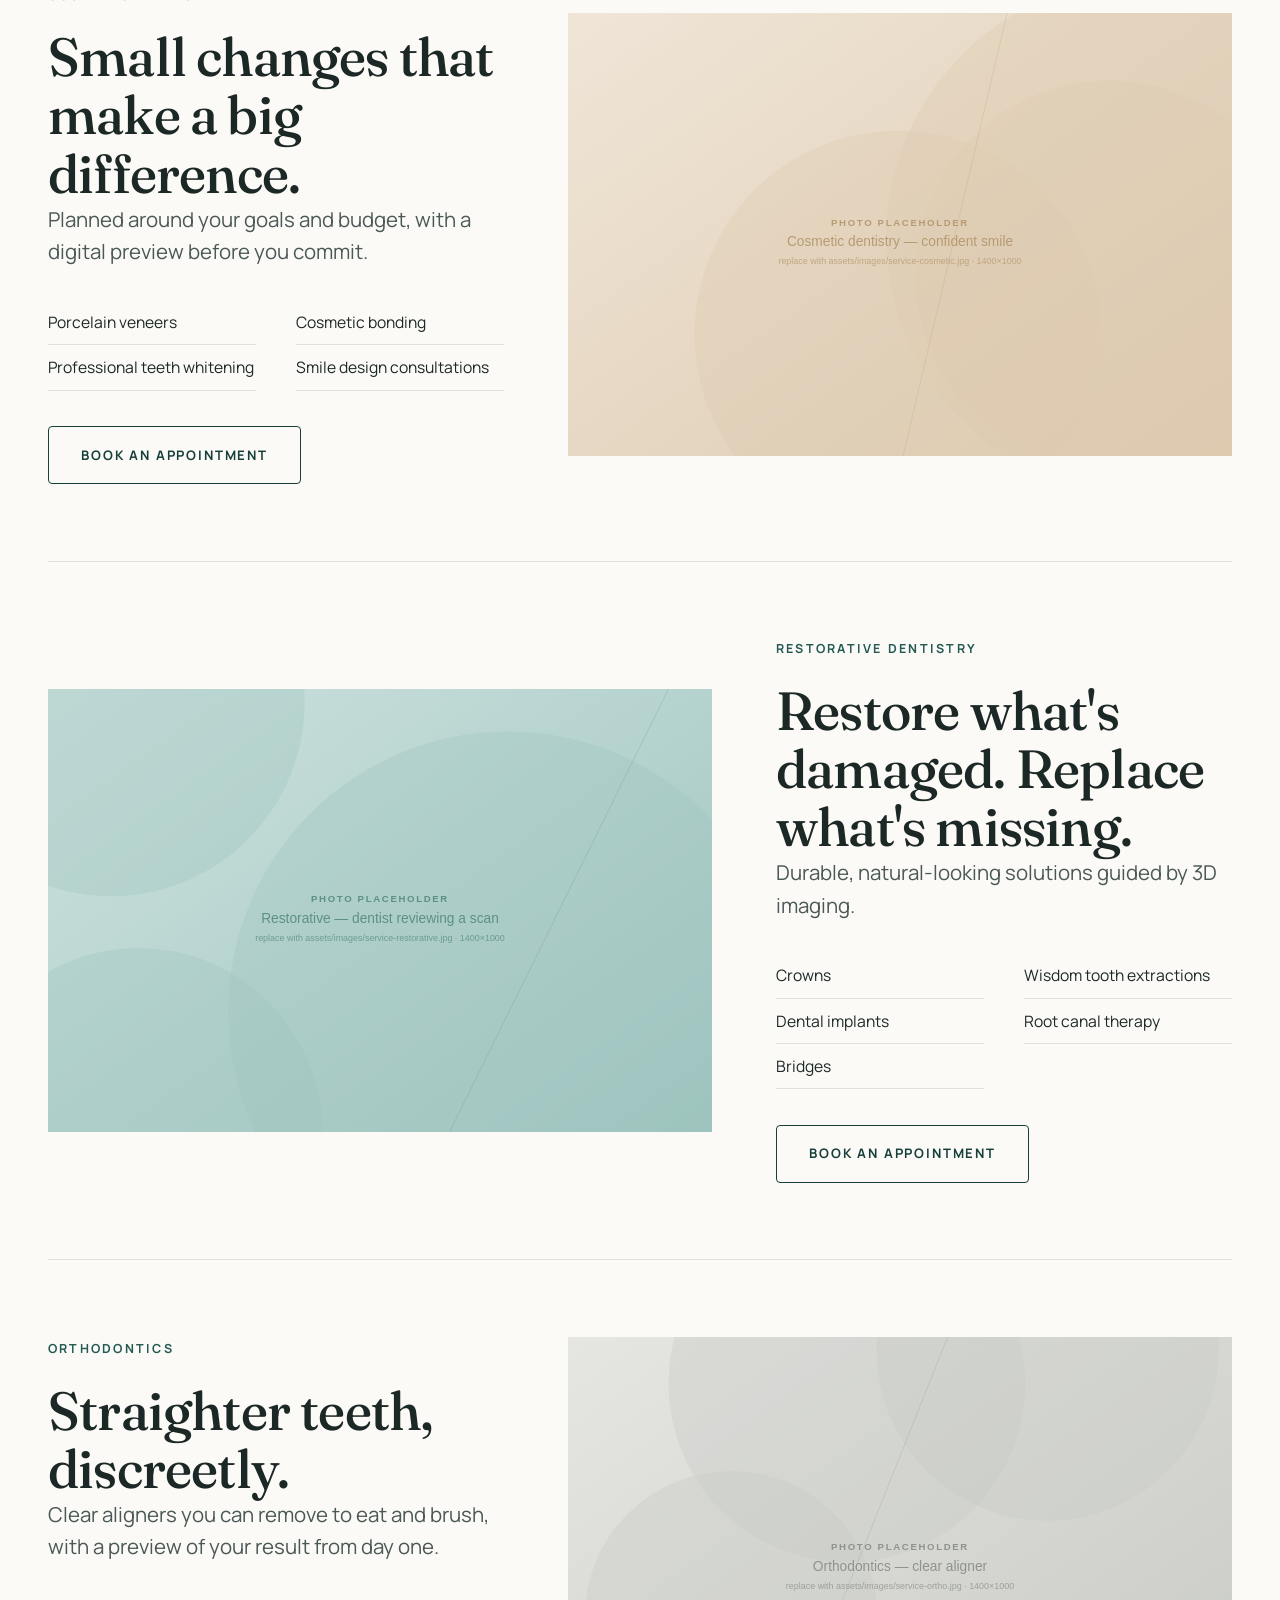
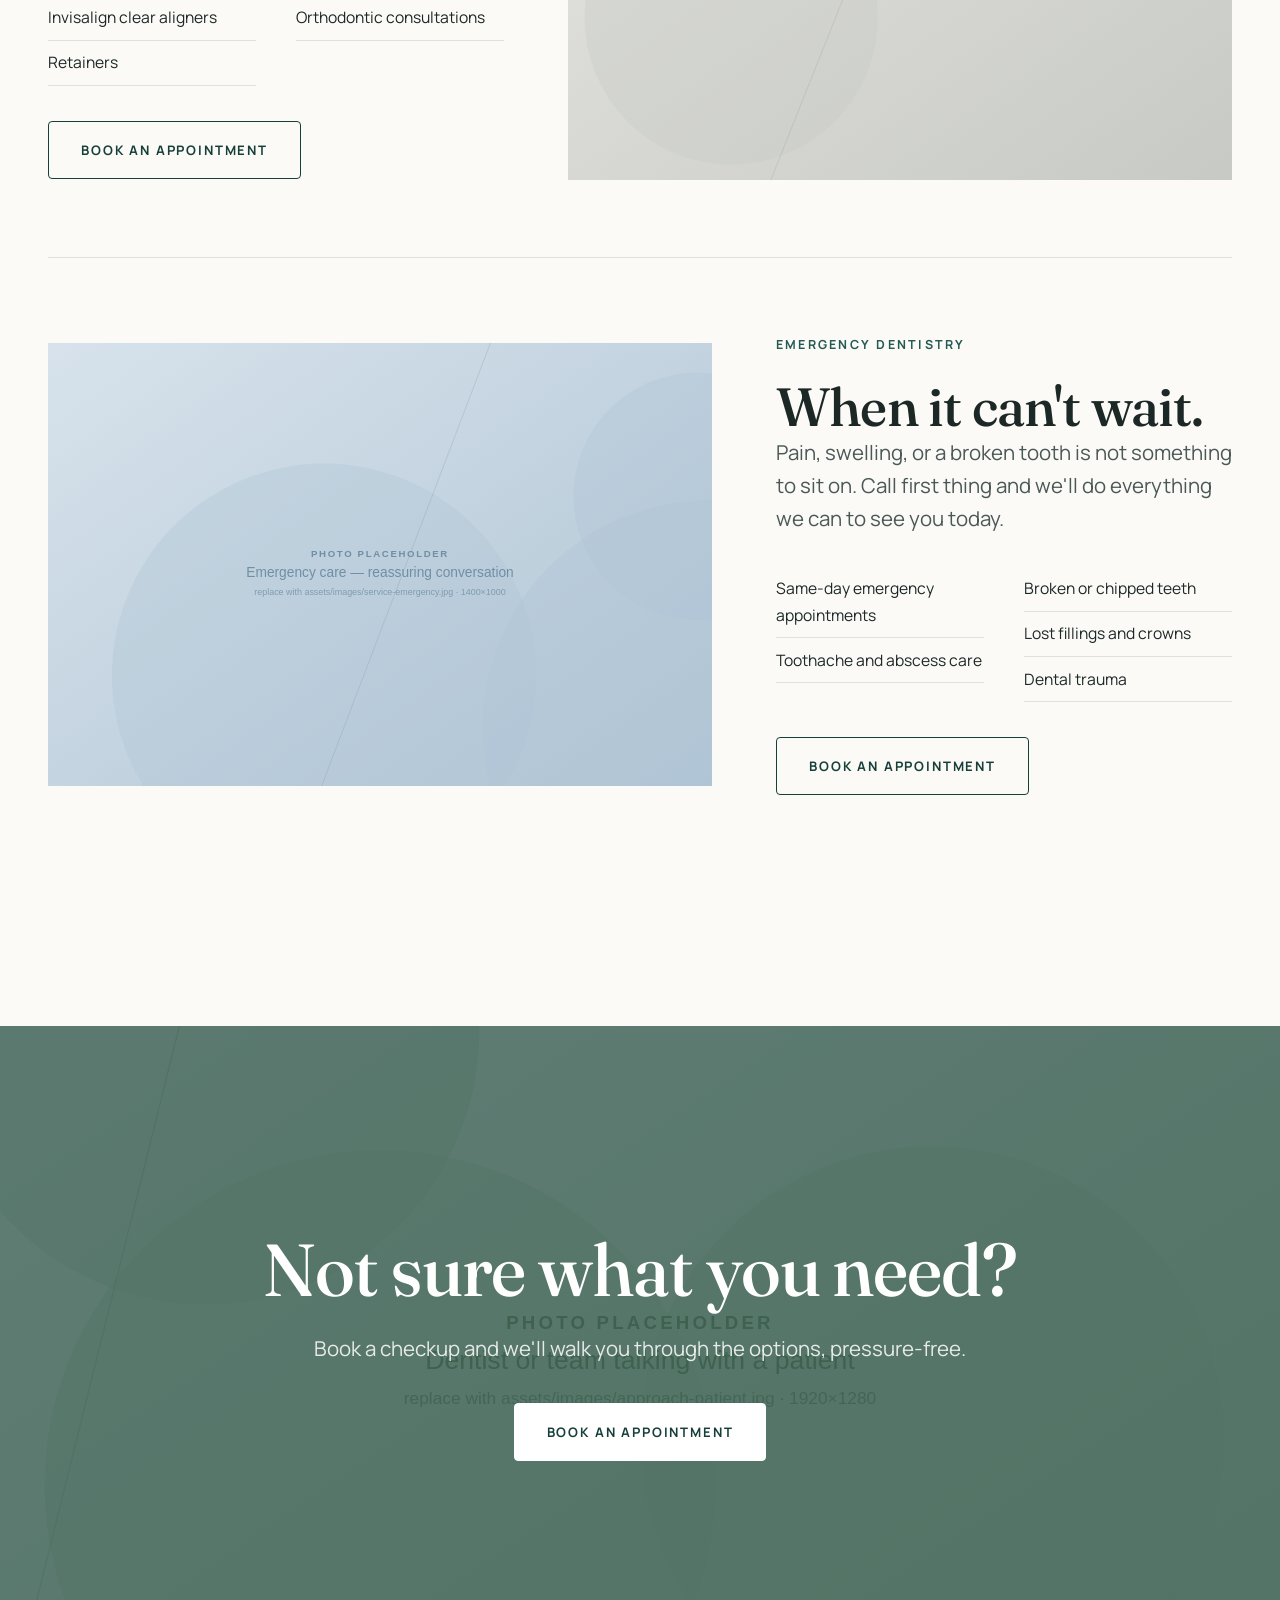
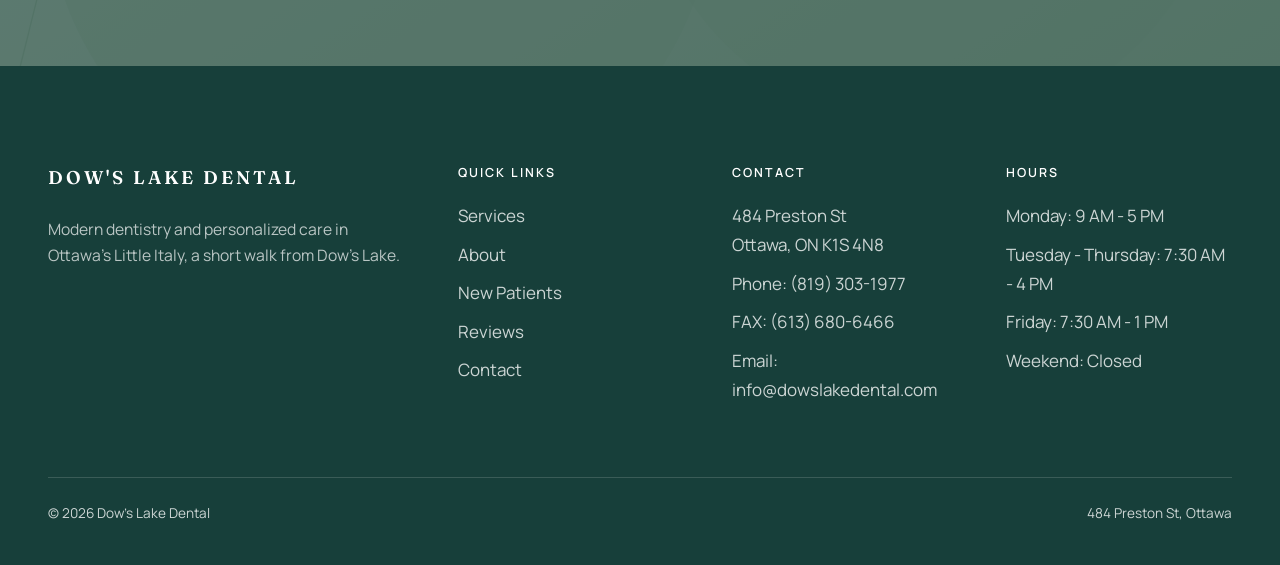
<file: services.html>
<!DOCTYPE html>
<html lang="en">
<head>
  <meta charset="UTF-8">
  <meta name="viewport" content="width=device-width, initial-scale=1.0">
  <title>Services — Dow's Lake Dental, Ottawa</title>
  <meta name="description" content="General, cosmetic, restorative, orthodontic, and emergency dentistry at Dow's Lake Dental in Ottawa, with complimentary 3D scans.">
  <meta property="og:title" content="Services — Dow's Lake Dental">
  <meta property="og:description" content="General, cosmetic, restorative, orthodontic, and emergency dentistry at Dow's Lake Dental in Ottawa, with complimentary 3D scans.">
  <link rel="preconnect" href="https://fonts.googleapis.com">
  <link rel="preconnect" href="https://fonts.gstatic.com" crossorigin>
  <link href="https://fonts.googleapis.com/css2?family=Fraunces:ital,opsz,wght@0,9..144,400;0,9..144,500;0,9..144,600;1,9..144,400&family=Manrope:wght@400;500;600;700&display=swap" rel="stylesheet">
  <link rel="stylesheet" href="css/styles.css">
</head>
<body>
<a class="skip" href="#main">Skip to content</a>
<header class="site-header">
  <div class="container nav">
    <a class="wordmark" href="index.html">Dow's Lake Dental</a>
    <nav class="nav-links" id="nav-links" aria-label="Primary">
        <a href="index.html">Home</a>
        <a href="about.html">About</a>
        <a href="services.html" aria-current="page">Services</a>
        <a href="new-patients.html">New Patients</a>
        <a href="reviews.html">Reviews</a>
        <a href="contact.html">Contact</a>
        <a class="mobile-only" href="contact.html#book">Book an Appointment</a>
    </nav>
    <div class="nav-cta"><a class="btn" href="contact.html#book">Book an Appointment</a></div>
    <button class="menu-btn" aria-expanded="false" aria-controls="nav-links"><em class="label" style="font-style:normal">Menu</em><span><i></i><i></i><i></i></span></button>
  </div>
</header>

<main id="main">
  <section class="page-hero">
    <img src="assets/images/services-hero.svg" alt="A treatment room at Dow's Lake Dental" class="bg" loading="lazy">
    <div class="container">
      <span class="eyebrow light">Services</span>
      <h1>Complete dental care.</h1>
      <p class="lede">Every treatment starts with a conversation and, where it helps, a complimentary 3D scan.</p>
    </div>
  </section>

  <section class="section">
    <div class="container">
    <div class="service-row split" id="general">
      <div class="media ratio-32 reveal"><img src="assets/images/service-general.svg" alt="A hygienist during a cleaning" loading="lazy"></div>
      <div class="copy reveal">
        <span class="eyebrow">General dentistry</span>
        <h2>Everyday care that keeps small problems small.</h2>
        <p class="lede">Regular checkups and cleanings are the foundation of everything else we do.</p>
        <ul class="treatments">
          <li>Comprehensive exams and digital x-rays</li>
          <li>Professional cleanings</li>
          <li>Tooth-coloured fillings</li>
          <li>Custom night guards</li>
          <li>Complimentary 3D scans</li>
          <li>Oral cancer screening</li>
        </ul>
        <a class="btn outline" href="contact.html#book">Book an Appointment</a>
      </div>
    </div>
    <div class="service-row split reverse" id="cosmetic">
      <div class="media ratio-32 reveal"><img src="assets/images/service-cosmetic.svg" alt="A confident, natural smile" loading="lazy"></div>
      <div class="copy reveal">
        <span class="eyebrow">Cosmetic dentistry</span>
        <h2>Small changes that make a big difference.</h2>
        <p class="lede">Planned around your goals and budget, with a digital preview before you commit.</p>
        <ul class="treatments">
          <li>Porcelain veneers</li>
          <li>Professional teeth whitening</li>
          <li>Cosmetic bonding</li>
          <li>Smile design consultations</li>
        </ul>
        <a class="btn outline" href="contact.html#book">Book an Appointment</a>
      </div>
    </div>
    <div class="service-row split" id="restorative">
      <div class="media ratio-32 reveal"><img src="assets/images/service-restorative.svg" alt="A dentist reviewing a scan" loading="lazy"></div>
      <div class="copy reveal">
        <span class="eyebrow">Restorative dentistry</span>
        <h2>Restore what's damaged. Replace what's missing.</h2>
        <p class="lede">Durable, natural-looking solutions guided by 3D imaging.</p>
        <ul class="treatments">
          <li>Crowns</li>
          <li>Dental implants</li>
          <li>Bridges</li>
          <li>Wisdom tooth extractions</li>
          <li>Root canal therapy</li>
        </ul>
        <a class="btn outline" href="contact.html#book">Book an Appointment</a>
      </div>
    </div>
    <div class="service-row split reverse" id="orthodontics">
      <div class="media ratio-32 reveal"><img src="assets/images/service-ortho.svg" alt="A clear aligner" loading="lazy"></div>
      <div class="copy reveal">
        <span class="eyebrow">Orthodontics</span>
        <h2>Straighter teeth, discreetly.</h2>
        <p class="lede">Clear aligners you can remove to eat and brush, with a preview of your result from day one.</p>
        <ul class="treatments">
          <li>Invisalign clear aligners</li>
          <li>Retainers</li>
          <li>Orthodontic consultations</li>
        </ul>
        <a class="btn outline" href="contact.html#book">Book an Appointment</a>
      </div>
    </div>
    <div class="service-row split" id="emergency">
      <div class="media ratio-32 reveal"><img src="assets/images/service-emergency.svg" alt="A team member reassuring a patient" loading="lazy"></div>
      <div class="copy reveal">
        <span class="eyebrow">Emergency dentistry</span>
        <h2>When it can't wait.</h2>
        <p class="lede">Pain, swelling, or a broken tooth is not something to sit on. Call first thing and we'll do everything we can to see you today.</p>
        <ul class="treatments">
          <li>Same-day emergency appointments</li>
          <li>Toothache and abscess care</li>
          <li>Broken or chipped teeth</li>
          <li>Lost fillings and crowns</li>
          <li>Dental trauma</li>
        </ul>
        <a class="btn outline" href="contact.html#book">Book an Appointment</a>
      </div>
    </div>
    </div>
  </section>

  <section class="cta-full">
    <img src="assets/images/approach-patient.svg" alt="A dentist talking with a patient" class="bg" loading="lazy">
    <div class="container">
      <h2>Not sure what you need?</h2>
      <p class="lede center">Book a checkup and we'll walk you through the options, pressure-free.</p>
      <a class="btn light" href="contact.html#book">Book an Appointment</a>
    </div>
  </section>
</main>

<footer class="site-footer">
  <div class="container">
    <div class="footer-grid">
      <div>
        <a class="wordmark" href="index.html">Dow's Lake Dental</a>
        <p>Modern dentistry and personalized care in Ottawa's Little Italy, a short walk from Dow's Lake.</p>
      </div>
      <div>
        <h4>Quick links</h4>
        <ul>
          <li><a href="services.html">Services</a></li>
          <li><a href="about.html">About</a></li>
          <li><a href="new-patients.html">New Patients</a></li>
          <li><a href="reviews.html">Reviews</a></li>
          <li><a href="contact.html">Contact</a></li>
        </ul>
      </div>
      <div>
        <h4>Contact</h4>
        <ul>
          <li>484 Preston St<br>Ottawa, ON K1S 4N8</li>
          <li><a href="tel:819-303-1977">Phone: (819) 303-1977</a></li>
          <li><a href="tel:613-680-6466">FAX: (613) 680-6466</a></li>
          <li><a href="mailto:info@dowslakedental.com">Email: info@dowslakedental.com</a></li>
        </ul>
      </div>
      <div>
        <h4>Hours</h4>
        <ul>
          <li>Monday: 9 AM - 5 PM</li>
          <li>Tuesday - Thursday: 7:30 AM - 4 PM</li>
          <li>Friday: 7:30 AM - 1 PM</li>
          <li>Weekend: Closed</li>
        </ul>
      </div>
    </div>
    <div class="footer-bottom">
      <span>© <span id="year">2026</span> Dow's Lake Dental</span>
      <span>484 Preston St, Ottawa</span>
    </div>
  </div>
</footer>

<div class="mobile-cta"><a class="btn" href="contact.html#book">Book an Appointment</a></div>
<script src="js/main.js"></script>
</body>
</html>
</file>
<file: css/styles.css>
/* ==========================================================================
   Dow's Lake Dental — styles.css
   Editorial, photography-led layout. Tokens → base → header → layouts →
   page sections → footer → responsive.
   ========================================================================== */

:root {
  --paper: #FBFAF7;
  --paper-2: #F3F0EA;
  --white: #FFFFFF;
  --ink: #1C2826;
  --ink-2: #4A5856;
  --ink-3: #7C8886;
  --line: #E4E0D8;
  --green: #173F3A;
  --green-2: #245A53;
  --sage: #8FAFA3;
  --sand: #D9C7A8;

  --serif: "Fraunces", "Iowan Old Style", Georgia, serif;
  --sans: "Manrope", "Helvetica Neue", Arial, sans-serif;

  --max: 1280px;
  --gutter: clamp(1.25rem, 4vw, 3rem);
  --space-section: clamp(6rem, 12vw, 11rem);
  --space-block: clamp(3rem, 6vw, 5rem);
  --radius: 4px;
  --header-h: 88px;
}

/* Base ------------------------------------------------------------------- */
*, *::before, *::after { box-sizing: border-box; margin: 0; padding: 0; }
html { scroll-behavior: smooth; }
@media (prefers-reduced-motion: reduce) { html { scroll-behavior: auto; } }
body {
  font-family: var(--sans);
  font-size: 1.0625rem;
  line-height: 1.7;
  color: var(--ink);
  background: var(--paper);
  -webkit-font-smoothing: antialiased;
}
img { display: block; max-width: 100%; height: auto; }
a { color: inherit; }
ul { list-style: none; }

h1, h2, h3, .display {
  font-family: var(--serif);
  font-weight: 500;
  line-height: 1.08;
  letter-spacing: -0.015em;
  color: var(--ink);
}
h1 { font-size: clamp(2.8rem, 6.5vw, 5.4rem); }
h2 { font-size: clamp(2.1rem, 4.2vw, 3.4rem); }
h3 { font-size: clamp(1.4rem, 2.2vw, 1.85rem); }
h4 { font-family: var(--sans); font-weight: 600; font-size: 1.05rem; }
p { max-width: 58ch; }
.lede { font-size: clamp(1.15rem, 1.6vw, 1.35rem); line-height: 1.6; color: var(--ink-2); }
.muted { color: var(--ink-3); }

.eyebrow {
  display: block;
  font-size: 0.78rem;
  font-weight: 700;
  letter-spacing: 0.18em;
  text-transform: uppercase;
  color: var(--green-2);
  margin-bottom: 1.4rem;
}
.eyebrow.light { color: rgba(255,255,255,.8); }

.container { width: min(var(--max), 100% - 2 * var(--gutter)); margin-inline: auto; }
.narrow { max-width: 760px; }
.center { text-align: center; margin-inline: auto; }
.section { padding-block: var(--space-section); }
.section.tight { padding-block: var(--space-block); }
.section.paper-2 { background: var(--paper-2); }
.section-head { max-width: 720px; margin-bottom: var(--space-block); }
.section-head.center { text-align: center; margin-inline: auto; }
.section-head p { margin-top: 1.2rem; }

:focus-visible { outline: 2px solid var(--green); outline-offset: 4px; }
.skip { position: absolute; left: -999px; top: 1rem; background: var(--green); color: #fff; padding: .6rem 1rem; z-index: 200; }
.skip:focus { left: 1rem; }

/* Buttons ---------------------------------------------------------------- */
.btn {
  display: inline-flex;
  align-items: center;
  justify-content: center;
  gap: .6rem;
  padding: 1.05rem 2rem;
  font-family: var(--sans);
  font-size: 0.82rem;
  font-weight: 700;
  letter-spacing: 0.14em;
  text-transform: uppercase;
  text-decoration: none;
  border: 1px solid var(--green);
  background: var(--green);
  color: #fff;
  border-radius: var(--radius);
  cursor: pointer;
  transition: background .2s, color .2s, border-color .2s;
}
.btn:hover { background: var(--green-2); border-color: var(--green-2); }
.btn.outline { background: transparent; color: var(--green); }
.btn.outline:hover { background: var(--green); color: #fff; }
.btn.light { background: #fff; border-color: #fff; color: var(--green); }
.btn.light:hover { background: var(--paper-2); border-color: var(--paper-2); }
.btn.outline-light { background: transparent; border-color: rgba(255,255,255,.7); color: #fff; }
.btn.outline-light:hover { background: #fff; color: var(--green); border-color: #fff; }
.btn-row { display: flex; flex-wrap: wrap; gap: 1rem; margin-top: 2.4rem; }
.text-link {
  font-size: 0.82rem; font-weight: 700; letter-spacing: 0.14em; text-transform: uppercase;
  color: var(--green); text-decoration: none; border-bottom: 1px solid currentColor; padding-bottom: 2px;
}
.text-link:hover { color: var(--green-2); }

/* Header ----------------------------------------------------------------- */
.site-header {
  position: sticky; top: 0; z-index: 100;
  background: rgba(251,250,247,.92);
  backdrop-filter: blur(10px);
  border-bottom: 1px solid var(--line);
}
.nav {
  height: var(--header-h);
  display: grid;
  grid-template-columns: 1fr auto 1fr;
  align-items: center;
  gap: 2rem;
}
.wordmark {
  font-family: var(--serif);
  font-weight: 600;
  font-size: 1.15rem;
  letter-spacing: 0.16em;
  text-transform: uppercase;
  text-decoration: none;
  color: var(--green);
  white-space: nowrap;
}
.nav-links { display: flex; gap: 2.4rem; }
.nav-links a {
  font-size: 0.82rem; font-weight: 600; letter-spacing: 0.1em; text-transform: uppercase;
  text-decoration: none; color: var(--ink-2); padding: .4rem 0; border-bottom: 1px solid transparent;
  transition: color .2s, border-color .2s;
}
.nav-links a:hover { color: var(--green); }
.nav-links a[aria-current="page"] { color: var(--green); border-color: var(--green); }
.nav-cta { justify-self: end; }
.nav-cta .btn { padding: .85rem 1.5rem; }
.menu-btn {
  display: none; justify-self: end; background: none; border: 0; cursor: pointer; color: var(--green);
  font-family: var(--sans); font-size: .8rem; font-weight: 700; letter-spacing: .14em; text-transform: uppercase;
  padding: .5rem 0;
}
.menu-btn span { display: inline-flex; flex-direction: column; gap: 5px; margin-left: .7rem; vertical-align: middle; }
.menu-btn span i { display: block; width: 22px; height: 2px; background: currentColor; }

/* Hero (full-viewport photo) -------------------------------------------- */
.hero {
  position: relative;
  min-height: calc(100vh - var(--header-h));
  min-height: calc(100svh - var(--header-h));
  display: flex;
  align-items: flex-end;
  color: #fff;
  isolation: isolate;
}
.hero img.bg,
.cta-full img.bg,
.page-hero img.bg {
  position: absolute; inset: 0; width: 100%; height: 100%; object-fit: cover; z-index: -2;
}
.hero::after,
.page-hero::after {
  content: ""; position: absolute; inset: 0; z-index: -1;
  background: linear-gradient(180deg, rgba(20,40,38,.05) 30%, rgba(20,40,38,.72) 100%);
}
.hero .container { padding-block: clamp(4rem, 8vw, 7rem); }
.hero h1 { color: #fff; max-width: 12ch; }
.hero .lede { color: rgba(255,255,255,.88); margin-top: 1.6rem; max-width: 40ch; }

/* Inner page hero (shorter) */
.page-hero {
  position: relative; isolation: isolate; color: #fff;
  min-height: clamp(420px, 60vh, 640px);
  display: flex; align-items: flex-end;
}
.page-hero .container { padding-block: clamp(3rem, 6vw, 5rem); }
.page-hero h1 { color: #fff; }
.page-hero .lede { color: rgba(255,255,255,.88); margin-top: 1.2rem; }

/* Split image/text -------------------------------------------------------- */
.split {
  display: grid;
  grid-template-columns: repeat(12, 1fr);
  gap: clamp(2rem, 5vw, 5rem);
  align-items: center;
}
.split > .media { grid-column: 1 / 8; }
.split > .copy { grid-column: 8 / 13; }
.split.reverse > .media { grid-column: 6 / 13; grid-row: 1; }
.split.reverse > .copy { grid-column: 1 / 6; grid-row: 1; }
.split.even > .media { grid-column: 1 / 7; }
.split.even > .copy { grid-column: 7 / 13; }
.split.even.reverse > .media { grid-column: 7 / 13; }
.split.even.reverse > .copy { grid-column: 1 / 7; }
.copy p + p { margin-top: 1.2rem; }
.copy .lede + p { margin-top: 1.4rem; }

.media img { width: 100%; height: 100%; object-fit: cover; }
.ratio-45 { aspect-ratio: 4 / 5; }
.ratio-32 { aspect-ratio: 3 / 2; }
.ratio-43 { aspect-ratio: 4 / 3; }
.ratio-11 { aspect-ratio: 1 / 1; }
.ratio-169 { aspect-ratio: 16 / 9; }
[class*="ratio-"] > img { width: 100%; height: 100%; object-fit: cover; }

/* Overlapping editorial pair */
.overlap { position: relative; }
.overlap .primary { width: 84%; }
.overlap .secondary {
  position: absolute; right: 0; bottom: -12%; width: 42%;
  border: 8px solid var(--paper); background: var(--paper);
}
.section.paper-2 .overlap .secondary { border-color: var(--paper-2); background: var(--paper-2); }

/* Full-bleed image beside copy */
.bleed-split {
  display: grid;
  grid-template-columns: 1fr 1fr;
  align-items: center;
}
.bleed-split .media { height: 100%; min-height: 60vh; }
.bleed-split .media img { height: 100%; width: 100%; object-fit: cover; }
.bleed-split .copy { padding: var(--space-section) clamp(2rem, 8vw, 8rem); }
.bleed-split.reverse .media { order: 2; }

/* Points list (no cards) */
.points { margin-top: 2.4rem; display: grid; gap: 1.6rem; }
.points li { display: grid; grid-template-columns: 2.2rem 1fr; gap: 1rem; align-items: baseline; }
.points li::before { content: counter(pt, decimal-leading-zero); counter-increment: pt; font-family: var(--serif); font-size: 1.1rem; color: var(--sage); }
.points { counter-reset: pt; }
.points strong { display: block; font-weight: 600; margin-bottom: .2rem; }
.points p { color: var(--ink-2); font-size: .98rem; }

/* Gallery (asymmetric) --------------------------------------------------- */
.gallery {
  display: grid;
  grid-template-columns: repeat(12, 1fr);
  grid-auto-rows: minmax(120px, auto);
  gap: 1.25rem;
}
.gallery figure { margin: 0; overflow: hidden; display: flex; flex-direction: column; }
.gallery img { width: 100%; flex: 1; min-height: 0; object-fit: cover; }
.gallery .g1 { grid-column: 1 / 8;  grid-row: 1 / 3; }
.gallery .g2 { grid-column: 8 / 13; grid-row: 1 / 2; aspect-ratio: 5 / 3; }
.gallery .g3 { grid-column: 8 / 13; grid-row: 2 / 3; aspect-ratio: 5 / 3; }
.gallery .g4 { grid-column: 1 / 5;  grid-row: 3 / 4; aspect-ratio: 4 / 5; }
.gallery .g5 { grid-column: 5 / 13; grid-row: 3 / 4; aspect-ratio: 8 / 5; }
.gallery figcaption { font-size: .8rem; letter-spacing: .1em; text-transform: uppercase; color: var(--ink-3); margin-top: .7rem; }

/* Services (large image, text beneath) ---------------------------------- */
.service-grid {
  display: grid;
  grid-template-columns: 1fr 1fr;
  gap: clamp(2rem, 5vw, 4.5rem) clamp(1.5rem, 4vw, 3.5rem);
}
.service-item { text-decoration: none; color: inherit; }
.service-item .media { aspect-ratio: 3 / 2; overflow: hidden; margin-bottom: 1.6rem; }
.service-item img { transition: transform .6s ease; width: 100%; height: 100%; object-fit: cover; }
.service-item:hover img { transform: scale(1.03); }
.service-item h3 { margin-bottom: .6rem; }
.service-item p { color: var(--ink-2); }
.service-item .text-link { display: inline-block; margin-top: 1.2rem; }

/* Services page: category rows */
.service-row { padding-block: var(--space-block); border-top: 1px solid var(--line); scroll-margin-top: calc(var(--header-h) + 1rem); }
.service-row:first-of-type { border-top: 0; }
.treatments { margin-top: 2rem; columns: 2; column-gap: 2.5rem; }
.treatments li { break-inside: avoid; padding: .55rem 0; border-bottom: 1px solid var(--line); font-size: .98rem; }
.service-row .copy .btn { margin-top: 2.2rem; }

/* Dentist / team --------------------------------------------------------- */
.quote {
  font-family: var(--serif); font-style: italic; font-weight: 400;
  font-size: clamp(1.25rem, 1.8vw, 1.5rem); line-height: 1.45; color: var(--green);
  border-left: 2px solid var(--sage); padding-left: 1.4rem; margin: 2rem 0;
}
.team-grid {
  display: grid;
  grid-template-columns: repeat(3, 1fr);
  gap: clamp(2rem, 4vw, 3.5rem) clamp(1.5rem, 3vw, 2.5rem);
}
.team-member figure { margin: 0; aspect-ratio: 4 / 5; overflow: hidden; margin-bottom: 1.2rem; }
.team-member h3 { font-size: 1.4rem; }
.team-member .role { display: block; font-size: .8rem; letter-spacing: .14em; text-transform: uppercase; color: var(--ink-3); margin: .3rem 0 .8rem; }
.team-member p { color: var(--ink-2); font-size: .98rem; }

/* Testimonials ----------------------------------------------------------- */
.testimonials { display: grid; grid-template-columns: repeat(3, 1fr); gap: clamp(2rem, 5vw, 4rem); }
.testimonial { border-top: 1px solid var(--line); padding-top: 2rem; }
.testimonial .stars { color: var(--sand); letter-spacing: .15em; font-size: .95rem; margin-bottom: 1.4rem; display: block; }
.testimonial blockquote { font-family: var(--serif); font-size: clamp(1.2rem, 1.6vw, 1.45rem); line-height: 1.45; color: var(--ink); }
.testimonial cite { display: block; margin-top: 1.6rem; font-style: normal; font-size: .82rem; letter-spacing: .12em; text-transform: uppercase; color: var(--ink-3); }
.testimonials.stacked { grid-template-columns: 1fr; gap: 0; max-width: 860px; margin-inline: auto; }
.testimonials.stacked .testimonial { padding-block: clamp(2.5rem, 5vw, 4rem); }
.testimonials.stacked .testimonial:nth-child(even) { text-align: right; }
.testimonials.stacked .testimonial:nth-child(even) blockquote { margin-left: auto; }
.testimonials.stacked blockquote { max-width: 30ch; font-size: clamp(1.4rem, 2.4vw, 2.1rem); }
.rating-line { display: flex; align-items: baseline; gap: 1.2rem; flex-wrap: wrap; }
.rating-line .num { font-family: var(--serif); font-size: clamp(3rem, 6vw, 4.5rem); line-height: 1; color: var(--green); }
.rating-line .stars { color: var(--sand); letter-spacing: .15em; }

/* Location --------------------------------------------------------------- */
.details { display: grid; gap: 1.6rem; margin-top: 2.2rem; }
.details dt { font-size: .78rem; letter-spacing: .16em; text-transform: uppercase; color: var(--ink-3); margin-bottom: .3rem; }
.details dd { color: var(--ink); }
.details dd a { text-decoration: none; }
.details dd a:hover { text-decoration: underline; }
.details table { border-collapse: collapse; }
.details td { padding: .15rem 1.5rem .15rem 0; vertical-align: top; }
.details td:last-child { color: var(--ink-2); }
.map { width: 100%; height: clamp(320px, 45vw, 520px); border: 0; display: block; filter: grayscale(.25); }

/* Full-width CTA ---------------------------------------------------------- */
.cta-full {
  position: relative; isolation: isolate; color: #fff; text-align: center;
  padding-block: clamp(8rem, 16vw, 14rem);
}
.cta-full::after { content: ""; position: absolute; inset: 0; z-index: -1; background: rgba(23,63,58,.62); }
.cta-full h2 { color: #fff; font-size: clamp(2.6rem, 6vw, 4.6rem); }
.cta-full p { color: rgba(255,255,255,.85); margin: 1.4rem auto 2.4rem; }

/* Steps (new patients) --------------------------------------------------- */
.steps { display: grid; grid-template-columns: repeat(3, 1fr); gap: clamp(2rem, 5vw, 4rem); }
.step .num { font-family: var(--serif); font-size: clamp(3rem, 5vw, 4.2rem); line-height: 1; color: var(--sage); display: block; margin-bottom: 1.2rem; }
.step h3 { font-size: 1.5rem; margin-bottom: .8rem; }
.step p { color: var(--ink-2); }
.info-cols { display: grid; grid-template-columns: repeat(3, 1fr); gap: clamp(2rem, 5vw, 4rem); }
.info-cols h3 { font-size: 1.45rem; margin-bottom: 1rem; }
.info-cols ul { display: grid; gap: .5rem; }
.info-cols li { padding-left: 1.2rem; position: relative; color: var(--ink-2); }
.info-cols li::before { content: ""; position: absolute; left: 0; top: .8em; width: .45rem; height: 1px; background: var(--sage); }
.placeholder-note { display: inline-block; font-size: .78rem; letter-spacing: .08em; text-transform: uppercase; color: #9A6B2E; background: #FBF1DF; padding: .2rem .55rem; border-radius: var(--radius); }

/* FAQ accordion ---------------------------------------------------------- */
.faq { max-width: 820px; border-top: 1px solid var(--line); }
.faq details { border-bottom: 1px solid var(--line); }
.faq summary {
  list-style: none; cursor: pointer; display: flex; justify-content: space-between; align-items: center; gap: 2rem;
  padding: 1.5rem 0; font-family: var(--serif); font-size: 1.3rem; font-weight: 500;
}
.faq summary::-webkit-details-marker { display: none; }
.faq summary::after { content: "+"; font-size: 1.6rem; color: var(--sage); flex: none; transition: transform .25s; }
.faq details[open] summary::after { transform: rotate(45deg); }
.faq details p { color: var(--ink-2); padding-bottom: 1.6rem; max-width: 62ch; }

/* Forms ------------------------------------------------------------------ */
.form { display: grid; gap: 1.4rem; }
.form .two { display: grid; grid-template-columns: 1fr 1fr; gap: 1.4rem; }
.field { display: grid; gap: .45rem; }
.field label { font-size: .78rem; letter-spacing: .14em; text-transform: uppercase; color: var(--ink-2); font-weight: 700; }
.field input, .field select, .field textarea {
  font: inherit; color: var(--ink); background: transparent;
  border: 0; border-bottom: 1px solid var(--ink-3); padding: .7rem 0; border-radius: 0; width: 100%;
  transition: border-color .2s;
}
.field input:focus, .field select:focus, .field textarea:focus { outline: none; border-bottom-color: var(--green); }
.field textarea { min-height: 120px; resize: vertical; }
.field .error { display: none; font-size: .85rem; color: #A3412B; }
.field.invalid .error { display: block; }
.field.invalid input { border-bottom-color: #A3412B; }
.form .btn { justify-self: start; margin-top: .6rem; }
.form-note { font-size: .9rem; color: var(--ink-3); }
.form-success { display: none; border-left: 2px solid var(--sage); padding-left: 1.4rem; }
.form-success h3 { margin-bottom: .5rem; }

/* Footer ----------------------------------------------------------------- */
.site-footer { background: var(--green); color: rgba(255,255,255,.78); padding: clamp(4rem, 8vw, 6rem) 0 2.5rem; margin-top: 0; }
.footer-grid { display: grid; grid-template-columns: 1.6fr 1fr 1fr 1fr; gap: 3rem; }
.site-footer .wordmark { color: #fff; display: inline-block; margin-bottom: 1.4rem; }
.site-footer h4 { color: #fff; font-size: .78rem; letter-spacing: .16em; text-transform: uppercase; margin-bottom: 1.2rem; }
.site-footer ul { display: grid; gap: .6rem; }
.site-footer a { color: rgba(255,255,255,.78); text-decoration: none; }
.site-footer a:hover { color: #fff; }
.site-footer p { color: rgba(255,255,255,.7); font-size: .98rem; }
.footer-bottom { margin-top: clamp(3rem, 6vw, 4.5rem); padding-top: 1.5rem; border-top: 1px solid rgba(255,255,255,.15); font-size: .85rem; display: flex; justify-content: space-between; flex-wrap: wrap; gap: 1rem; }

/* Mobile sticky booking bar ---------------------------------------------- */
.mobile-cta { display: none; position: fixed; left: 0; right: 0; bottom: 0; z-index: 90; padding: .75rem var(--gutter); background: rgba(251,250,247,.95); backdrop-filter: blur(10px); border-top: 1px solid var(--line); }
.mobile-cta .btn { width: 100%; }

/* Reveal ----------------------------------------------------------------- */
@media (prefers-reduced-motion: no-preference) {
  .reveal { opacity: 0; transform: translateY(18px); transition: opacity .8s ease, transform .8s ease; }
  .reveal.in { opacity: 1; transform: none; }
}

/* Responsive ------------------------------------------------------------- */
@media (max-width: 1080px) {
  .nav { grid-template-columns: auto 1fr auto; }
  .nav-links { display: none; }
  .nav-cta { display: none; }
  .menu-btn { display: inline-flex; align-items: center; }
  .nav-links.open {
    display: flex; flex-direction: column; gap: 0;
    position: absolute; left: 0; right: 0; top: var(--header-h);
    background: var(--paper); border-bottom: 1px solid var(--line);
    padding: 1rem var(--gutter) 1.5rem;
  }
  .nav-links.open a { padding: .9rem 0; border-bottom: 1px solid var(--line); font-size: .95rem; }
  .nav-links.open a[aria-current="page"] { border-color: var(--line); }
  .nav-links.open .mobile-only { display: block; }
}
.nav-links .mobile-only { display: none; }

@media (max-width: 900px) {
  .split, .split.reverse, .split.even { display: grid; grid-template-columns: 1fr; }
  .split > .media, .split > .copy, .split.reverse > .media, .split.reverse > .copy,
  .split.even > .media, .split.even > .copy, .split.even.reverse > .media, .split.even.reverse > .copy { grid-column: 1 / -1; grid-row: auto; }
  .split.reverse > .media { order: -1; }
  .overlap .primary { width: 100%; }
  .overlap .secondary { position: static; width: 55%; margin: -18% 0 0 auto; }
  .bleed-split { grid-template-columns: 1fr; }
  .bleed-split .media { min-height: 0; aspect-ratio: 4 / 3; }
  .bleed-split.reverse .media { order: 0; }
  .bleed-split .copy { padding: var(--space-block) var(--gutter); }
  .gallery { grid-template-columns: repeat(6, 1fr); }
  .gallery .g1 { grid-column: 1 / 7; grid-row: auto; aspect-ratio: 7 / 5; }
  .gallery .g2, .gallery .g3 { grid-column: span 3; grid-row: auto; }
  .gallery .g4 { grid-column: 1 / 3; grid-row: auto; }
  .gallery .g5 { grid-column: 3 / 7; grid-row: auto; }
  .team-grid, .testimonials, .steps, .info-cols { grid-template-columns: 1fr 1fr; }
  .footer-grid { grid-template-columns: 1fr 1fr; }
}
@media (max-width: 640px) {
  body { padding-bottom: 76px; }
  .mobile-cta { display: block; }
  .hero { min-height: 82svh; }
  .service-grid, .team-grid, .testimonials, .steps, .info-cols { grid-template-columns: 1fr; }
  .treatments { columns: 1; }
  .form .two { grid-template-columns: 1fr; }
  .footer-grid { grid-template-columns: 1fr; gap: 2rem; }
  .gallery .g4 { grid-column: 1 / 4; }
  .gallery .g5 { grid-column: 4 / 7; }
  .testimonials.stacked .testimonial:nth-child(even) { text-align: left; }
  .testimonials.stacked .testimonial:nth-child(even) blockquote { margin-left: 0; }
  .overlap .secondary { width: 60%; }
}
</file>
